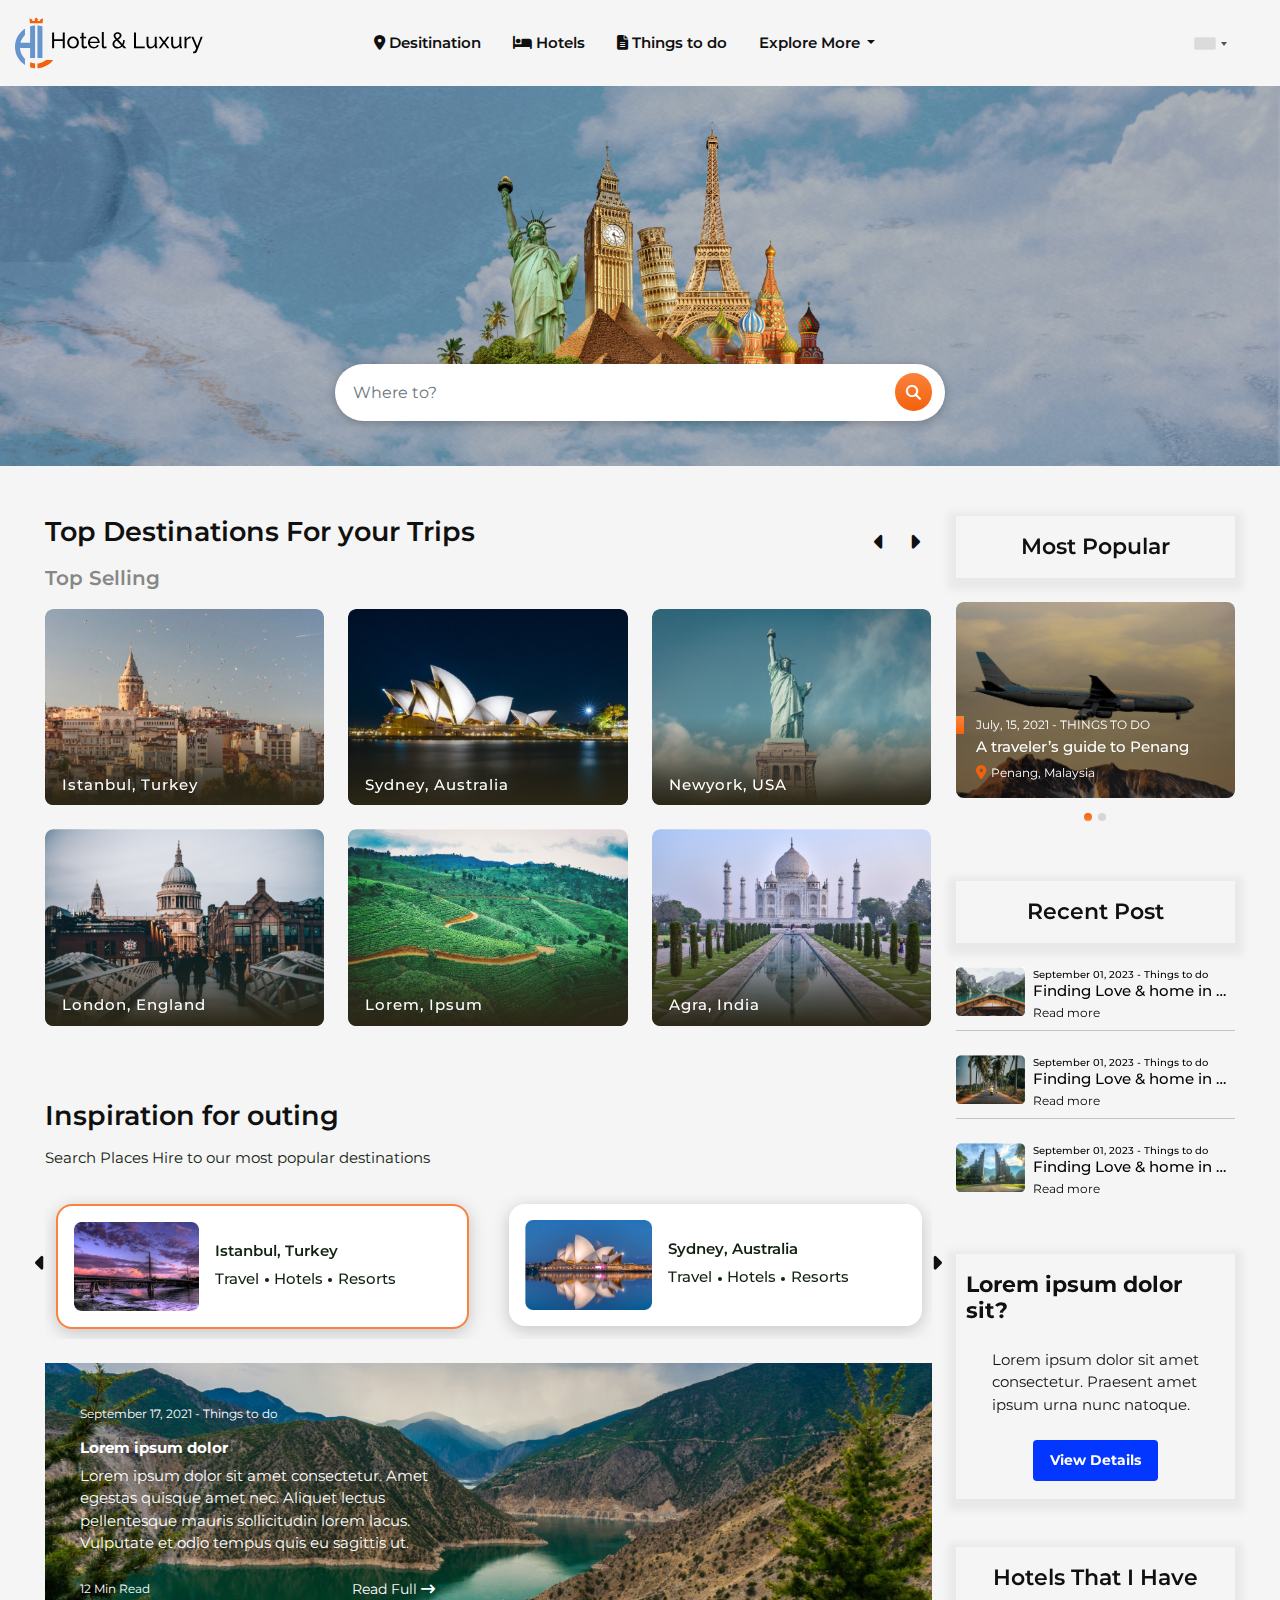
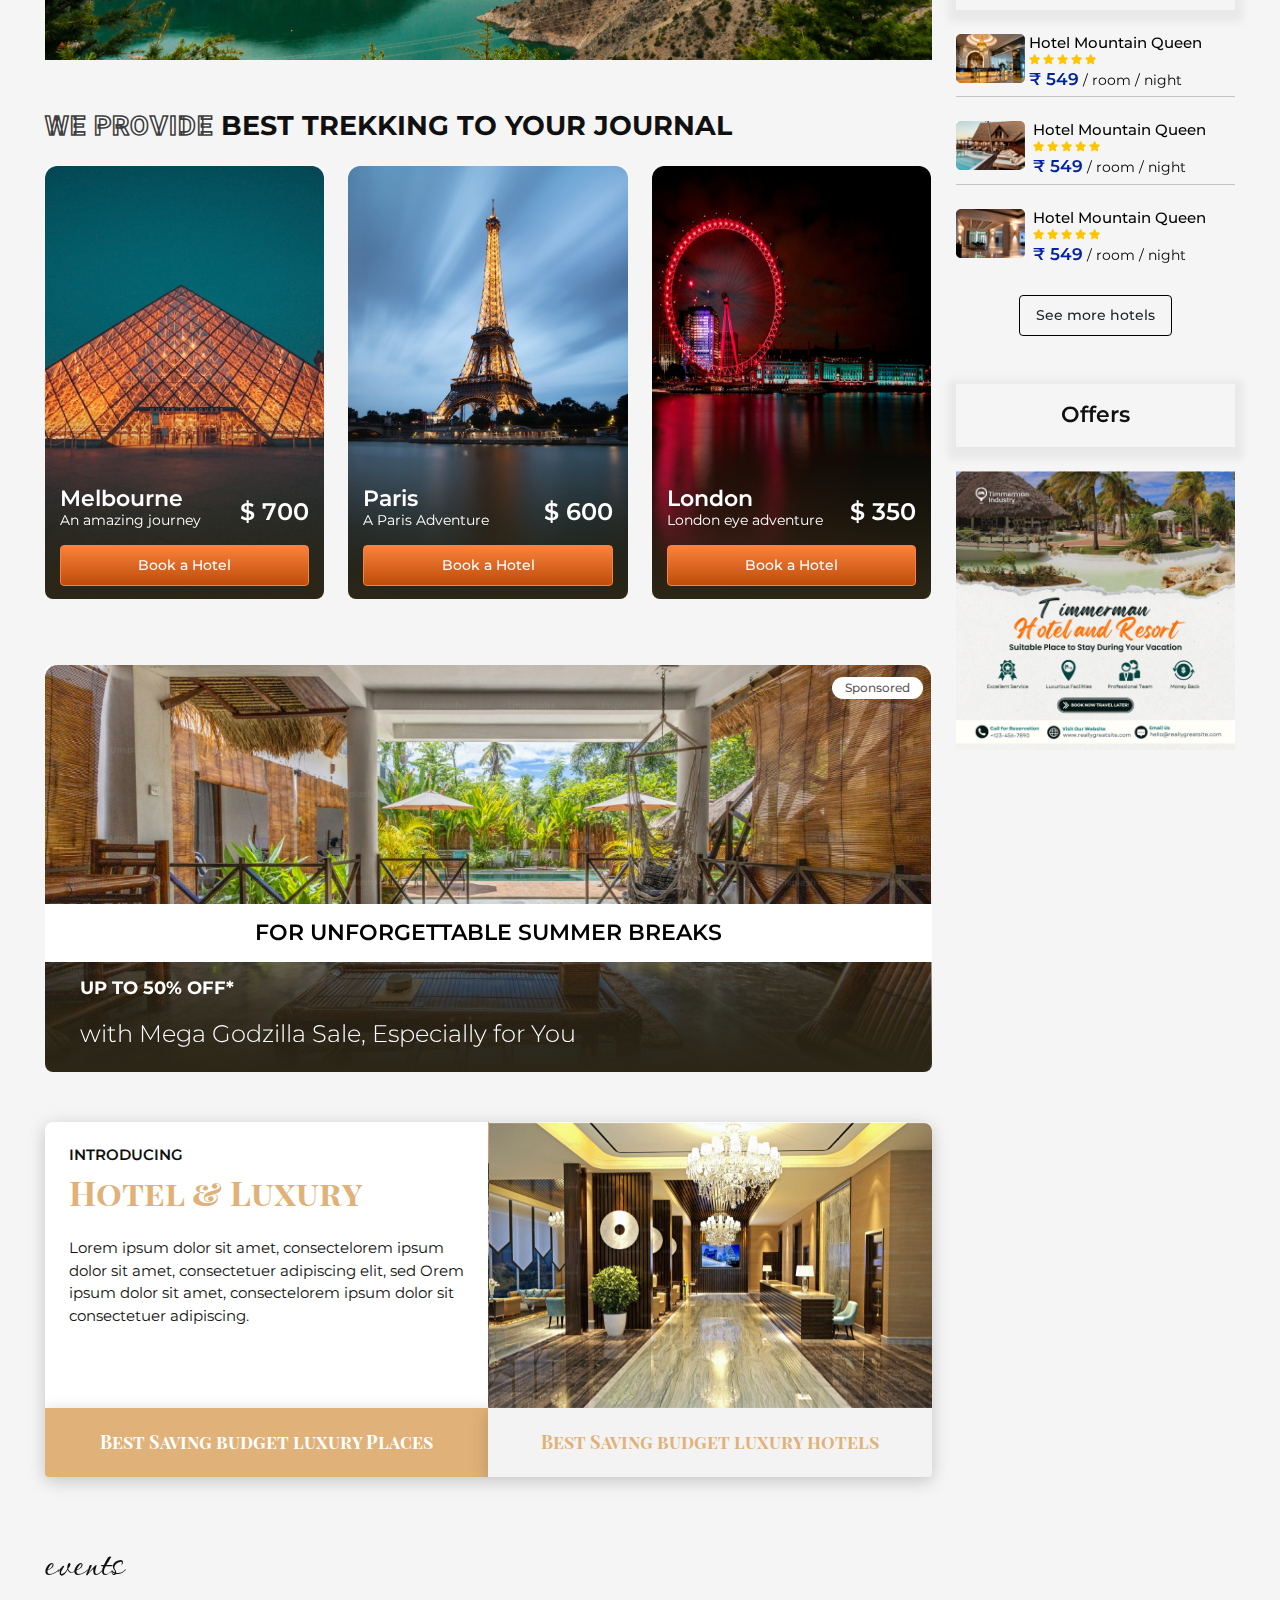
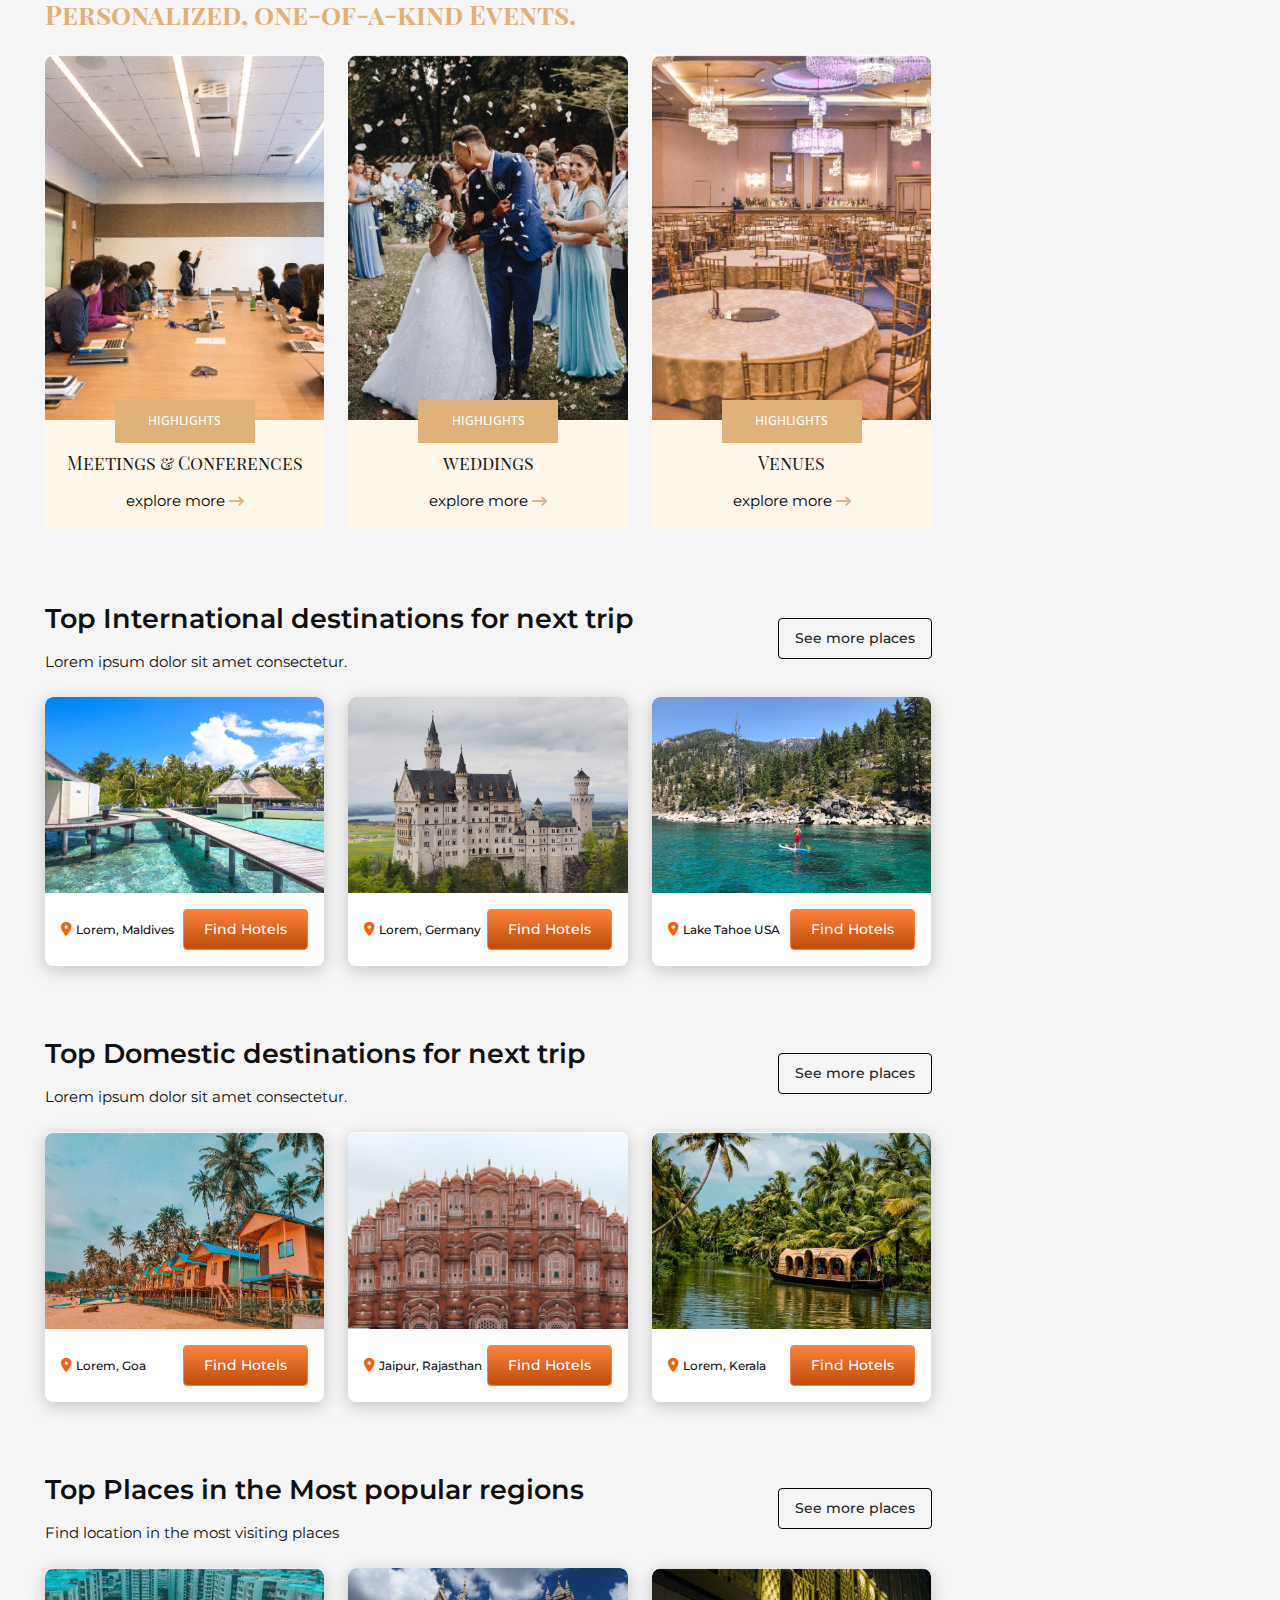
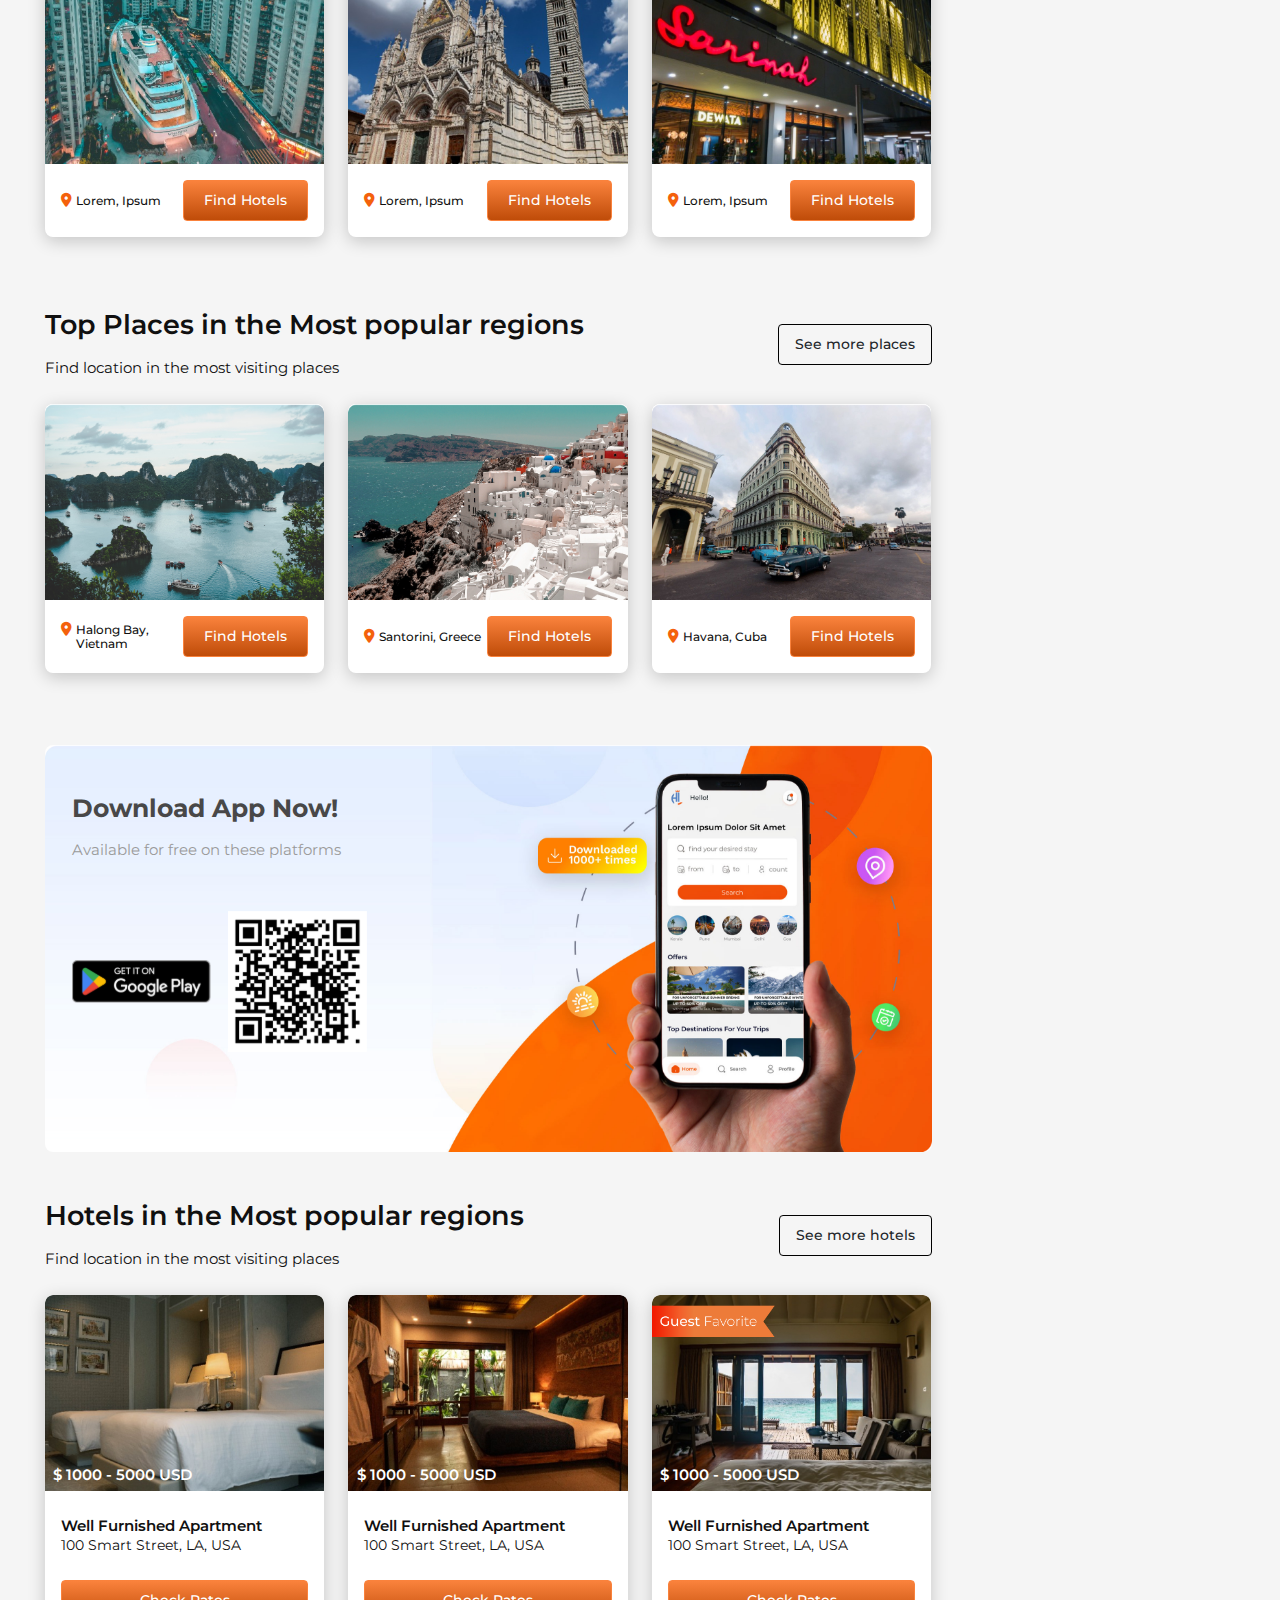
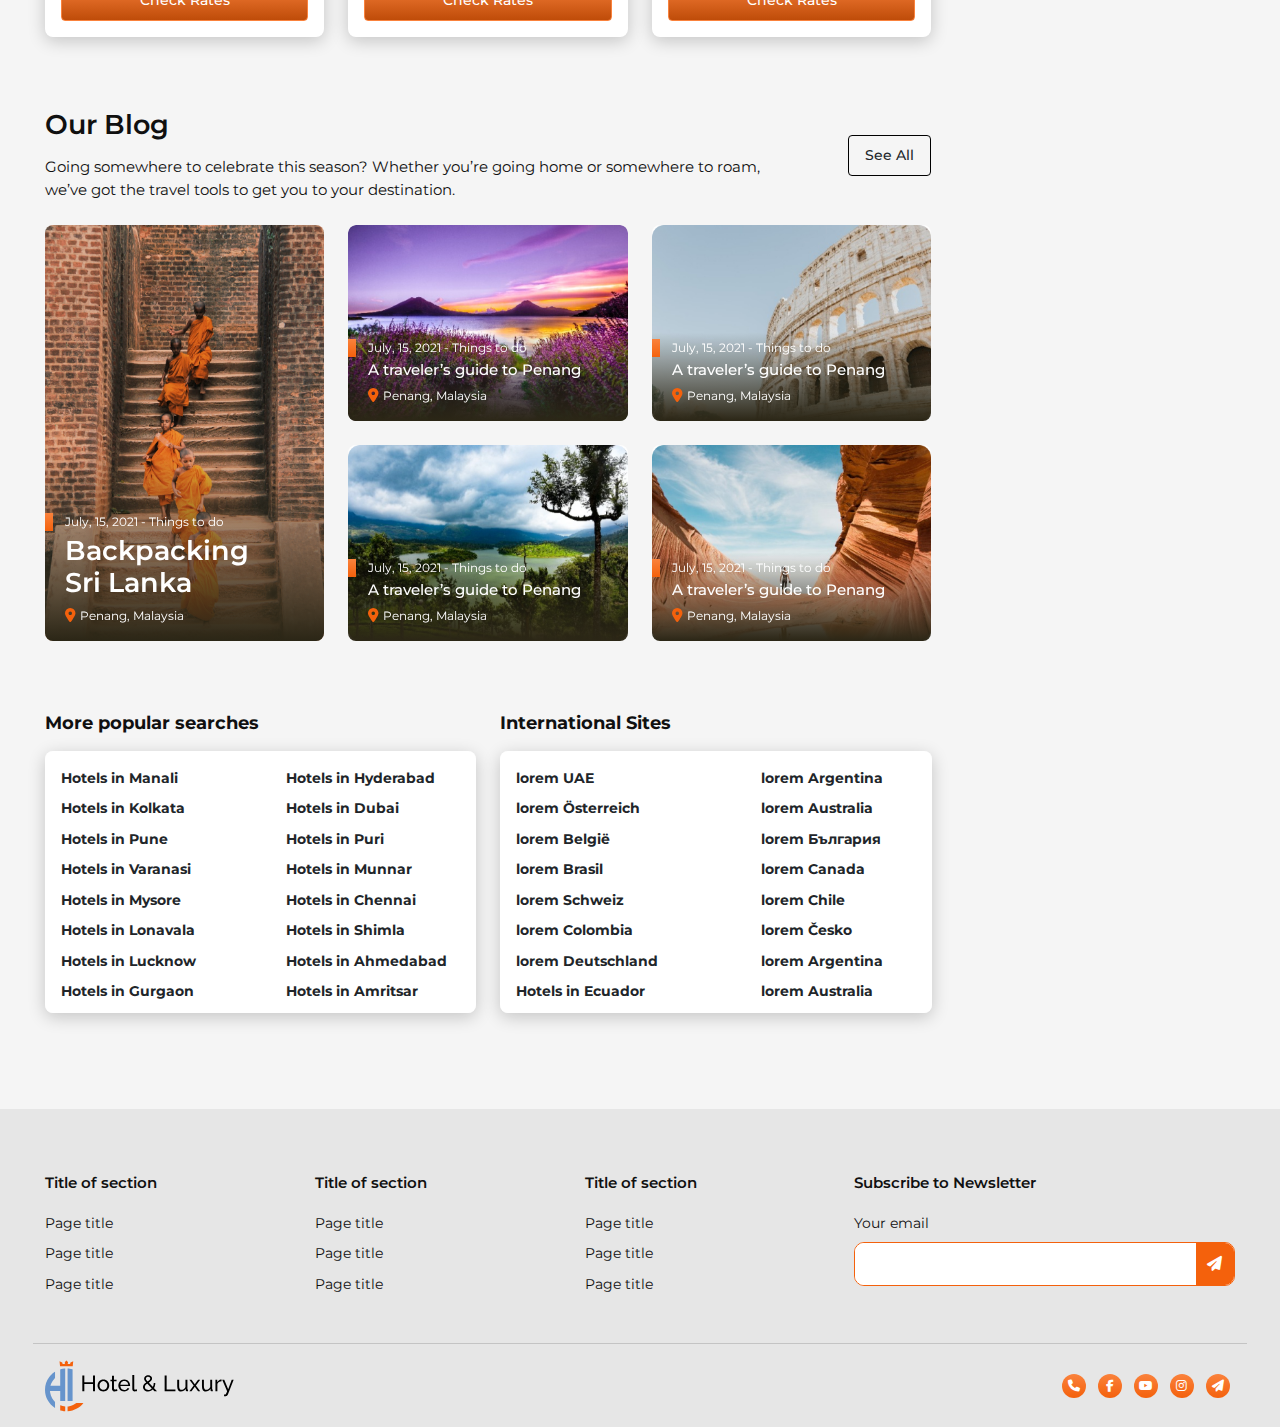
<file: index.html>
<!DOCTYPE html>
<html lang="en">

<head>
    <meta charset="UTF-8">
    <meta name="viewport" content="width=device-width, initial-scale=1.0">
    <title>Hotel & Luxury</title>
    <link rel="stylesheet" href="https://cdnjs.cloudflare.com/ajax/libs/font-awesome/6.1.2/css/all.min.css">
    <link rel="stylesheet" href="./css/bootstrap.min.css">
    <link rel="stylesheet" href="./css/owl.carousel.min.css">
    <link rel="stylesheet" href="./css/owl.theme.default.min.css">
    <link rel="stylesheet" href="./css/countrySelect.css">
    <link rel="stylesheet" href="./scss/style.css">
</head>

<body>

    <header>
        <nav class="navbar navbar-expand-lg navbar-light p-0">
            <div class="navbar-wrap d-flex justify-content-between align-items-center flex-wrap">
                <a class="navbar-brand" href="index.html"><img src="./images/Hotel&Luxury.svg"
                        alt="Hotel & Luxury" class="img-fluid" loading="lazy"></a>
                <button class="navbar-toggler collapsed" type="button" data-bs-toggle="collapse"
                    data-bs-target="#navContent" aria-controls="navContent" aria-expanded="false"
                    aria-label="Toggle navigation">
                    <span class="navbar-toggler-icon"></span>
                </button>
                <div class="collapse navbar-collapse justify-content-between" id="navContent">
                    <ul class="navbar-nav mb-2 mb-lg-0">
                        <li class="nav-item">
                            <a class="nav-link nav-icon" aria-current="page" href="destination.html"><i
                                    class="fa-solid fa-location-dot me-1" aria-hidden="true"></i>Desitination</a>
                        </li>
                        <li class="nav-item">
                            <a class="nav-link nav-icon" href="hotels.html"><i class="fa-solid fa-bed me-1"
                                    aria-hidden="true"></i>Hotels</a>
                        </li>
                        <li class="nav-item">
                            <a class="nav-link nav-icon" href="explore.html"><i
                                    class="fa-solid fa-file-lines me-1" aria-hidden="true"></i>Things to do</a>
                        </li>
                        <li class="nav-item dropdown">
                            <a class="nav-link dropdown-toggle" href="javascript:void(0)" id="navbarDropdown"
                                role="button" data-bs-toggle="dropdown" aria-expanded="false">
                                Explore More
                            </a>
                            <ul class="dropdown-menu" aria-labelledby="navbarDropdown">
                                <li><a class="dropdown-item" href="destination-tab.html">India</a></li>
                                <li><a class="dropdown-item" href="explore-blogs.html">Blogs</a></li>
                                <li><a class="dropdown-item" href="javascript:void(0)">Something else here</a></li>
                            </ul>
                        </li>
                    </ul>
                    <ul class="nav-end d-flex align-items-center mb-0 p-0">
                        <li class="nav-end-list">
                            <div class="country-nav me-2 me-md-4">
                                <input id="country_selector" type="text" onchange="countryChange(this)">
                            </div>
                        </li>
                        <!-- <li class="nav-end-list"><img
                                src="https://ik.imagekit.io/syin0m2gb/man__2__i3ln6TXs17.png?ik-sdk-version=javascript-1.4.3&updatedAt=1673501029262"
                                alt="user" class="img-fluid w40 radius-100" loading="lazy"></li> -->
                    </ul>
                </div>
            </div>
        </nav>
    </header>

    <main>
        <section>
            <div class="hero mb-50">
                <div class="container">
                    <div class="row">
                        <div class="col-md-7">
                            <div class="hero-desc">
                                <img src="./images/7wonders.png" alt="7wonders" class="img-fluid" loading="lazy">
                                <div class="mb-3 hero-desc-searchform d-flex align-items-center">
                                    <input type="email" class="form-control" id="placeSearch"
                                        aria-describedby="placeSearch" placeholder="Where to?">
                                    <a href="javascript:void(0)" class="hero-desc-searchform-icon">
                                        <i class="fa fa-search" aria-hidden="true"></i>
                                    </a>
                                </div>
                            </div>
                        </div>
                    </div>
                </div>
            </div>
        </section>
        <section>
            <div class="container">
                <div class="row mb-4">
                    <div class="col-md-9">
                        <div class="destination mb-50">
                            <h1 class="mb-3">Top Destinations For your Trips</h1>
                            <p class="font-20 font-600 text-grey">Top Selling</p>
                            <div class="destination-carousel arrow-carousel owl-carousel owl-theme">
                                <div class="destination-carousel-slide">
                                    <div class="row">
                                        <div class="col-md-4 mb-4">
                                            <a href="javascript:void(0)"
                                                class="destination-carousel-slide-cta img-shadow">
                                                <img src="./images/Istanbul.jpg" alt="Istanbul" class="img-fluid" loading="lazy">
                                                <h6>Istanbul, Turkey</h6>
                                            </a>
                                        </div>
                                        <div class="col-md-4 mb-4">
                                            <a href="javascript:void(0)"
                                                class="destination-carousel-slide-cta img-shadow">
                                                <img src="./images/Sydney.jpg" alt="Sydney" class="img-fluid" loading="lazy">
                                                <h6>Sydney, Australia</h6>
                                            </a>
                                        </div>
                                        <div class="col-md-4 mb-4">
                                            <a href="javascript:void(0)"
                                                class="destination-carousel-slide-cta img-shadow">
                                                <img src="./images/Newyork.jpg" alt="Newyork" class="img-fluid" loading="lazy">
                                                <h6>Newyork, USA</h6>
                                            </a>
                                        </div>
                                        <div class="col-md-4 mb-4">
                                            <a href="javascript:void(0)"
                                                class="destination-carousel-slide-cta img-shadow">
                                                <img src="./images/london.jpg" alt="london" class="img-fluid" loading="lazy">
                                                <h6>London, England</h6>
                                            </a>
                                        </div>
                                        <div class="col-md-4 mb-4">
                                            <a href="javascript:void(0)"
                                                class="destination-carousel-slide-cta img-shadow">
                                                <img src="./images/lorem.jpg" alt="lorem" class="img-fluid" loading="lazy">
                                                <h6>Lorem, Ipsum</h6>
                                            </a>
                                        </div>
                                        <div class="col-md-4 mb-4">
                                            <a href="javascript:void(0)"
                                                class="destination-carousel-slide-cta img-shadow">
                                                <img src="./images/Agra.jpg" alt="Agra" class="img-fluid" loading="lazy">
                                                <h6>Agra, India</h6>
                                            </a>
                                        </div>
                                    </div>
                                </div>
                                <div class="destination-carousel-slide">
                                    <div class="row">
                                        <div class="col-md-4 mb-4">
                                            <a href="javascript:void(0)"
                                                class="destination-carousel-slide-cta img-shadow">
                                                <img src="./images/Istanbul.jpg" alt="Istanbul" class="img-fluid" loading="lazy">
                                                <h6>Istanbul, Turkey</h6>
                                            </a>
                                        </div>
                                        <div class="col-md-4 mb-4">
                                            <a href="javascript:void(0)"
                                                class="destination-carousel-slide-cta img-shadow">
                                                <img src="./images/Sydney.jpg" alt="Sydney" class="img-fluid" loading="lazy">
                                                <h6>Sydney, Australia</h6>
                                            </a>
                                        </div>
                                        <div class="col-md-4 mb-4">
                                            <a href="javascript:void(0)"
                                                class="destination-carousel-slide-cta img-shadow">
                                                <img src="./images/Newyork.jpg" alt="Newyork" class="img-fluid" loading="lazy">
                                                <h6>Newyork, USA</h6>
                                            </a>
                                        </div>
                                        <div class="col-md-4 mb-4">
                                            <a href="javascript:void(0)"
                                                class="destination-carousel-slide-cta img-shadow">
                                                <img src="./images/london.jpg" alt="london" class="img-fluid" loading="lazy">
                                                <h6>London, England</h6>
                                            </a>
                                        </div>
                                        <div class="col-md-4 mb-4">
                                            <a href="javascript:void(0)"
                                                class="destination-carousel-slide-cta img-shadow">
                                                <img src="./images/lorem.jpg" alt="lorem" class="img-fluid" loading="lazy">
                                                <h6>Lorem, Ipsum</h6>
                                            </a>
                                        </div>
                                        <div class="col-md-4 mb-4">
                                            <a href="javascript:void(0)"
                                                class="destination-carousel-slide-cta img-shadow">
                                                <img src="./images/Agra.jpg" alt="Agra" class="img-fluid" loading="lazy">
                                                <h6>Agra, India</h6>
                                            </a>
                                        </div>
                                    </div>
                                </div>
                            </div>
                        </div>
                        <div class="inspiration mb-50">
                            <h2 class="mb-3">Inspiration for outing</h2>
                            <p class="text-green mb-4">Search Places Hire to our most popular destinations</p>
                            <ul class="nav inspiration-carousel owl-carousel owl-theme mb-4" id="myTab" role="tablist">
                                <li class="nav-item" role="presentation">
                                    <button class="nav-link active" id="tab1-tab" data-bs-toggle="tab"
                                        data-bs-target="#tab1" type="button" role="tab" aria-controls="tab1"
                                        aria-selected="true">
                                        <div class="inspiration-carousel-slide">
                                            <div class="card">
                                                <div class="card-body">
                                                    <div class="row g-0 align-items-center">
                                                        <div class="col-4 mb-3 mb-md-0">
                                                            <img src="./images/instanbul_turkey.jpg"
                                                                alt="instanbul turkey" class="img-fluid" loading="lazy">
                                                        </div>
                                                        <div class="col-8 ps-3">
                                                            <div class="inspiration-carousel-slide-desc">
                                                                <h6 class="text-green font-600">Istanbul, Turkey</h6>
                                                                <p
                                                                    class="text-green font-500 d-flex align-items-center flex-wrap mb-0">
                                                                    Travel <span class="dot">Hotels</span> Resorts</p>
                                                            </div>
                                                        </div>
                                                    </div>
                                                </div>
                                            </div>
                                        </div>
                                    </button>
                                </li>
                                <li class="nav-item" role="presentation">
                                    <button class="nav-link" id="tab2-tab" data-bs-toggle="tab" data-bs-target="#tab2"
                                        type="button" role="tab" aria-controls="tab2" aria-selected="false">
                                        <div class="inspiration-carousel-slide">
                                            <div class="card">
                                                <div class="card-body">
                                                    <div class="row g-0 align-items-center">
                                                        <div class="col-4 mb-3 mb-md-0">
                                                            <img src="./images/sydney_australia.jpg"
                                                                alt="sydney australia" class="img-fluid" loading="lazy">
                                                        </div>
                                                        <div class="col-8 ps-3">
                                                            <div class="inspiration-carousel-slide-desc">
                                                                <h6 class="text-green font-600">Sydney, Australia</h6>
                                                                <p
                                                                    class="text-green font-500 d-flex align-items-center flex-wrap mb-0">
                                                                    Travel <span class="dot">Hotels</span> Resorts</p>
                                                            </div>
                                                        </div>
                                                    </div>
                                                </div>
                                            </div>
                                        </div>
                                    </button>
                                </li>
                                <li class="nav-item" role="presentation">
                                    <button class="nav-link" id="tab3-tab" data-bs-toggle="tab" data-bs-target="#tab3"
                                        type="button" role="tab" aria-controls="tab3" aria-selected="false">
                                        <div class="inspiration-carousel-slide">
                                            <div class="card">
                                                <div class="card-body">
                                                    <div class="row g-0 align-items-center">
                                                        <div class="col-4 mb-3 mb-md-0">
                                                            <img src="./images/london.jpg" alt="instanbul turkey"
                                                                class="img-fluid" loading="lazy">
                                                        </div>
                                                        <div class="col-8 ps-3">
                                                            <div class="inspiration-carousel-slide-desc">
                                                                <h6 class="text-green font-600">Istanbul, Turkey</h6>
                                                                <p
                                                                    class="text-green font-500 d-flex align-items-center flex-wrap mb-0">
                                                                    Travel <span class="dot">Hotels</span> Resorts</p>
                                                            </div>
                                                        </div>
                                                    </div>
                                                </div>
                                            </div>
                                        </div>
                                    </button>
                                </li>
                            </ul>
                            <div class="tab-content" id="inspTab">
                                <div class="tab-pane fade show active" id="tab1" role="tabpanel"
                                    aria-labelledby="tab1-tab">
                                    <div class="inspirationtab1">
                                        <img src="./images/tab_content_img1.jpg" alt="dummy"
                                            class="img-fluid w-100 img-mob" loading="lazy">
                                        <div class="inspirationtab1-desc">
                                            <p class="font-12">September 17, 2021 - Things to do</p>
                                            <h6 class="font-700">Lorem ipsum dolor</h6>
                                            <p class="mb-lg-4">Lorem ipsum dolor sit amet consectetur. Amet egestas
                                                quisque
                                                amet nec. Aliquet lectus pellentesque mauris sollicitudin lorem lacus.
                                                Vulputate et odio tempus quis eu sagittis ut.</p>
                                            <div class="d-flex align-items-center justify-content-between">
                                                <p class="font-12 mb-0">12 Min Read</p>
                                                <a href="javascript:void(0)" class="font-14 readfull">Read Full <i
                                                        class="fa-solid fa-arrow-right-long" aria-hidden="true"></i></a>
                                            </div>
                                        </div>
                                    </div>
                                </div>
                                <div class="tab-pane fade" id="tab2" role="tabpanel" aria-labelledby="tab2-tab">
                                    <h4>tab2</h4>
                                </div>
                                <div class="tab-pane fade" id="tab3" role="tabpanel" aria-labelledby="tab3-tab">
                                    <h4>tab3</h4>
                                </div>
                            </div>
                        </div>
                        <div class="trekking mb-50">
                            <h2 class="text-uppercase font-700 mb-4"><span class="stroke">we provide</span> best
                                trekking to your journal</h2>
                            <div class="row">
                                <div class="col-md-4 mb-3">
                                    <div class="trekking-card img-shadow">
                                        <img src="./images/melbourne.jpg" alt="melbourne" class="img-fluid" loading="lazy">
                                        <div class="trekking-card-desc w-100">
                                            <div class="d-flex align-items-center justify-content-between flex-wrap mb-2">
                                                <h4 class="font-600"><span class="text-ellipses w160 d-block">Melbourne</span> <span class="d-block font-14 font-400">An
                                                        amazing journey</span></h4>
                                                <span class="d-block font-24 font-600 text-nowrap">$ 700</span>
                                            </div>
                                            <a href="javascript:void(0)" class="btn btn-main w-100">Book a Hotel</a>
                                        </div>
                                    </div>
                                </div>
                                <div class="col-md-4 mb-3">
                                    <div class="trekking-card img-shadow">
                                        <img src="./images/paris.jpg" alt="paris" class="img-fluid" loading="lazy">
                                        <div class="trekking-card-desc w-100">
                                            <div class="d-flex align-items-center justify-content-between flex-wrap mb-2">
                                                <h4 class="font-600"><span class="text-ellipses w160 d-block">Paris</span> <span class="d-block font-14 font-400">A
                                                        Paris Adventure</span></h4>
                                                <span class="d-block font-24 font-600 text-nowrap">$ 600</span>
                                            </div>
                                            <a href="javascript:void(0)" class="btn btn-main w-100">Book a Hotel</a>
                                        </div>
                                    </div>
                                </div>
                                <div class="col-md-4 mb-3">
                                    <div class="trekking-card img-shadow">
                                        <img src="./images/london_eye_adventure.jpg" alt="london" class="img-fluid" loading="lazy">
                                        <div class="trekking-card-desc w-100">
                                            <div class="d-flex align-items-center justify-content-between flex-wrap mb-2">
                                                <h4 class="font-600">London <span
                                                        class="d-block font-14 font-400">London eye adventure</span>
                                                </h4>
                                                <span class="d-block font-24 font-600 text-nowrap">$ 350</span>
                                            </div>
                                            <a href="javascript:void(0)" class="btn btn-main w-100">Book a Hotel</a>
                                        </div>
                                    </div>
                                </div>
                            </div>
                        </div>
                        <div class="summer-breaks mb-50">
                            <a href="javascript:void(0)" class="img-shadow">
                                <img src="./images/summer_breaks.jpg" alt="for unforgettable summer breaks"
                                    class="img-fluid img-mob" loading="lazy">
                                <div class="sponsored font-12 font-500">
                                    Sponsored
                                </div>
                                <div class="summer-breaks-desc w-100">
                                    <h4 class="text-center bg-white py-3 font-600 text-uppercase text-black mb-3">For
                                        unforgettable
                                        Summer breaks</h4>
                                    <div class="summer-breaks-desc-offer text-white">
                                        <h5 class="font-700 mb-3 text-uppercase">Up to 50% off*</h5>
                                        <p class="font-24 font-300 mb-0">with Mega Godzilla Sale, Especially for You</p>
                                    </div>
                                </div>
                            </a>
                        </div>
                        <div class="siteintro mb-50">
                            <div class="row">
                                <div class="col-md-12">
                                    <div class="card radius8 rounded-bottom overflow-hidden">
                                        <div class="card-body p-0">
                                            <div class="row g-0">
                                                <div class="col-lg-6">
                                                    <div class="siteintro-left p-4">
                                                        <h6 class="font-600 text-uppercase">Introducing</h6>
                                                        <h2 class="mb-4">Hotel & Luxury</h2>
                                                        <p>Lorem ipsum dolor sit amet, consectelorem ipsum dolor sit
                                                            amet,
                                                            consectetuer adipiscing elit, sed Orem ipsum dolor sit amet,
                                                            consectelorem ipsum dolor sit consectetuer adipiscing.</p>
                                                    </div>
                                                </div>
                                                <div class="col-lg-6">
                                                    <div class="siteintro-right owl-carousel owl-theme">
                                                        <div class="siteintro-right-slide">
                                                            <img src="./images/hotel_intro.jpg" alt="Hotel & Luxury"
                                                                class="img-fluid" loading="lazy">
                                                        </div>
                                                        <div class="siteintro-right-slide">
                                                            <img src="./images/hotel_intro1.jpg" alt="Hotel & Luxury"
                                                                class="img-fluid" loading="lazy">
                                                        </div>
                                                        <div class="siteintro-right-slide">
                                                            <img src="./images/hotel_intro2.jpg" alt="Hotel & Luxury"
                                                                class="img-fluid" loading="lazy">
                                                        </div>
                                                        <div class="siteintro-right-slide">
                                                            <img src="./images/hotel_intro3.jpg" alt="Hotel & Luxury"
                                                                class="img-fluid" loading="lazy">
                                                        </div>
                                                        <div class="siteintro-right-slide">
                                                            <img src="./images/hotel_intro4.jpg" alt="Hotel & Luxury"
                                                                class="img-fluid" loading="lazy">
                                                        </div>
                                                        <div class="siteintro-right-slide">
                                                            <img src="./images/hotel_intro5.jpg" alt="Hotel & Luxury"
                                                                class="img-fluid" loading="lazy">
                                                        </div>
                                                    </div>
                                                </div>
                                            </div>
                                            <div class="row g-0">
                                                <div class="col-md-6">
                                                    <div class="siteintro-btn">
                                                        <a href="javascript:void(0)" class="siteintro-btn-places">Best
                                                            Saving budget luxury Places</a>
                                                    </div>
                                                </div>
                                                <div class="col-md-6">
                                                    <div class="siteintro-btn">
                                                        <a href="javascript:void(0)" class="siteintro-btn-hotels">Best
                                                            Saving budget luxury hotels</a>
                                                    </div>
                                                </div>
                                            </div>
                                        </div>
                                    </div>
                                </div>
                            </div>
                        </div>
                        <div class="events mb-50">
                            <h2 class="mb-0">events</h2>
                            <h2 class="events-subtitle mb-4">Personalized, one-of-a-kind Events.</h2>
                            <div class="row">
                                <div class="col-md-4 mb-4">
                                    <div class="events-wrap position-relative">
                                        <img src="./images/meeting_conferences.jpg" alt="Meetings & Conferences"
                                            class="img-fluid" loading="lazy">
                                        <div class="events-wrap-desc pb-3">
                                            <div class="events-wrap-desc-block">
                                                <h6 class="font-12 mb-0">HIGHLIGHTS</h6>
                                            </div>
                                            <h5 class="mb-3">Meetings & Conferences</h5>
                                            <a href="javascript:void(0)"
                                                class="events-wrap-desc-cta d-flex align-items-center justify-content-center">explore
                                                more <i class="fa-solid fa-arrow-right-long ms-1"
                                                    aria-hidden="true"></i></a>
                                        </div>
                                    </div>
                                </div>
                                <div class="col-md-4 mb-4">
                                    <img src="./images/weddings.jpg" alt="weddings" class="img-fluid" loading="lazy">
                                    <div class="events-wrap-desc pb-3">
                                        <div class="events-wrap-desc-block">
                                            <h6 class="font-12 mb-0">HIGHLIGHTS</h6>
                                        </div>
                                        <h5 class="mb-3">weddings</h5>
                                        <a href="javascript:void(0)"
                                            class="events-wrap-desc-cta d-flex align-items-center justify-content-center">explore
                                            more <i class="fa-solid fa-arrow-right-long ms-1"
                                                aria-hidden="true"></i></a>
                                    </div>
                                </div>
                                <div class="col-md-4 mb-4">
                                    <img src="./images/venues.jpg" alt="venues" class="img-fluid" loading="lazy">
                                    <div class="events-wrap-desc pb-3">
                                        <div class="events-wrap-desc-block">
                                            <h6 class="font-12 mb-0">HIGHLIGHTS</h6>
                                        </div>
                                        <h5 class="mb-3">Venues</h5>
                                        <a href="javascript:void(0)"
                                            class="events-wrap-desc-cta d-flex align-items-center justify-content-center">explore
                                            more <i class="fa-solid fa-arrow-right-long ms-1"
                                                aria-hidden="true"></i></a>
                                    </div>
                                </div>
                            </div>
                        </div>
                        <!-- <div class="vibe">
                            <h2>Pick A Vibe and explore the top destination</h2>
                            <p class="text-green mb-3">quick and easy trip planner</p>
                            <div class="vibe-carousel owl-carousel owl-theme">
                                <img class="item" src="http://placehold.it/320x240?text=yo" loading="lazy">
                                <img class="item" src="http://placehold.it/320x240?text=Slide%201" loading="lazy">
                                <img class="item" src="http://placehold.it/320x240?text=Slide%202" loading="lazy">
                                <img class="item" src="http://placehold.it/320x240?text=Slide%203" loading="lazy">
                                <img class="item" src="http://placehold.it/320x240?text=Slide%204" loading="lazy">
                                <img class="item" src="http://placehold.it/320x240?text=Slide%205" loading="lazy">
                                <img class="item" src="http://placehold.it/320x240?text=Slide%206" loading="lazy">
                                <img class="item" src="http://placehold.it/320x240?text=Slide%207" loading="lazy">
                              </div>
                        </div> -->
                        <div class="interdestination mb-5">
                            <div class="row mb-4">
                                <div class="col-md-9">
                                    <div class="interdestination-desc">
                                        <h2 class="mb-3">Top International destinations for next trip</h2>
                                        <p class="mb-md-0">Lorem ipsum dolor sit amet consectetur.</p>
                                    </div>
                                </div>
                                <div class="col-md-3 d-flex justify-content-md-end align-items-center">
                                    <a href="javascript:void(0)" class="btn btn-outline-black">See more places</a>
                                </div>
                            </div>
                            <div class="interdestination-card">
                                <div class="row">
                                    <div class="col-md-4 mb-4">
                                        <div class="card radius8 overflow-hidden">
                                            <div class="card-body p-0">
                                                <img src="./images/maldives.jpg" alt="maldives" class="img-fluid" loading="lazy">
                                                <div
                                                    class="interdestination-card-desc d-flex justify-content-between align-items-center flex-wrap flex-lg-nowrap p-3">
                                                    <h6 class="d-flex align-items-baseline font-12 mb-lg-0"><i
                                                            class="fa-solid fa-location-dot d-block font-14 me-1 text-orange"
                                                            aria-hidden="true"></i>Lorem,
                                                        Maldives</h6>
                                                    <a href="javascript:void(0)" class="btn btn-main">Find Hotels</a>
                                                </div>
                                            </div>
                                        </div>
                                    </div>
                                    <div class="col-md-4 mb-4">
                                        <div class="card radius8 overflow-hidden">
                                            <div class="card-body p-0">
                                                <img src="./images/germany.jpg" alt="germany" class="img-fluid" loading="lazy">
                                                <div
                                                    class="interdestination-card-desc d-flex justify-content-between align-items-center flex-wrap flex-lg-nowrap p-3">
                                                    <h6 class="d-flex align-items-baseline font-12 mb-lg-0"><i
                                                            class="fa-solid fa-location-dot d-block font-14 me-1 text-orange"
                                                            aria-hidden="true"></i>Lorem,
                                                        Germany</h6>
                                                    <a href="javascript:void(0)" class="btn btn-main">Find Hotels</a>
                                                </div>
                                            </div>
                                        </div>
                                    </div>
                                    <div class="col-md-4 mb-4">
                                        <div class="card radius8 overflow-hidden">
                                            <div class="card-body p-0">
                                                <img src="./images/usa.jpg" alt="usa" class="img-fluid" loading="lazy">
                                                <div
                                                    class="interdestination-card-desc d-flex justify-content-between align-items-center flex-wrap flex-lg-nowrap p-3">
                                                    <h6 class="d-flex align-items-baseline font-12 mb-lg-0"><i
                                                            class="fa-solid fa-location-dot d-block font-14 me-1 text-orange"
                                                            aria-hidden="true"></i>Lake
                                                        Tahoe USA</h6>
                                                    <a href="javascript:void(0)" class="btn btn-main">Find Hotels</a>
                                                </div>
                                            </div>
                                        </div>
                                    </div>
                                </div>
                            </div>
                        </div>
                        <div class="interdestination mb-5">
                            <div class="row mb-4">
                                <div class="col-md-9">
                                    <div class="interdestination-desc">
                                        <h2 class="mb-3">Top Domestic destinations for next trip</h2>
                                        <p class="mb-md-0">Lorem ipsum dolor sit amet consectetur.</p>
                                    </div>
                                </div>
                                <div class="col-md-3 d-flex align-items-center justify-content-md-end">
                                    <a href="javascript:void(0)" class="btn btn-outline-black">See more places</a>
                                </div>
                            </div>
                            <div class="interdestination-card">
                                <div class="row">
                                    <div class="col-md-4 mb-4">
                                        <div class="card radius8 overflow-hidden">
                                            <div class="card-body p-0">
                                                <img src="./images/goa.jpg" alt="goa" class="img-fluid" loading="lazy">
                                                <div
                                                    class="interdestination-card-desc d-flex justify-content-between align-items-center flex-wrap flex-lg-nowrap p-3">
                                                    <h6 class="d-flex align-items-baseline font-12 mb-lg-0"><i
                                                            class="fa-solid fa-location-dot d-block font-14 me-1 text-orange"
                                                            aria-hidden="true"></i>Lorem,
                                                        Goa</h6>
                                                    <a href="javascript:void(0)" class="btn btn-main">Find Hotels</a>
                                                </div>
                                            </div>
                                        </div>
                                    </div>
                                    <div class="col-md-4 mb-4">
                                        <div class="card radius8 overflow-hidden">
                                            <div class="card-body p-0">
                                                <img src="./images/jaipur.jpg" alt="jaipur" class="img-fluid" loading="lazy">
                                                <div
                                                    class="interdestination-card-desc d-flex justify-content-between align-items-center flex-wrap flex-lg-nowrap p-3">
                                                    <h6 class="d-flex align-items-baseline font-12 mb-lg-0"><i
                                                            class="fa-solid fa-location-dot d-block font-14 me-1 text-orange"
                                                            aria-hidden="true"></i>Jaipur,
                                                        Rajasthan</h6>
                                                    <a href="javascript:void(0)" class="btn btn-main">Find Hotels</a>
                                                </div>
                                            </div>
                                        </div>
                                    </div>
                                    <div class="col-md-4 mb-4">
                                        <div class="card radius8 overflow-hidden">
                                            <div class="card-body p-0">
                                                <img src="./images/kerala.jpg" alt="kerala" class="img-fluid" loading="lazy">
                                                <div
                                                    class="interdestination-card-desc d-flex justify-content-between align-items-center flex-wrap flex-lg-nowrap p-3">
                                                    <h6 class="d-flex align-items-baseline font-12 mb-lg-0"><i
                                                            class="fa-solid fa-location-dot d-block font-14 me-1 text-orange"
                                                            aria-hidden="true"></i>Lorem,
                                                        Kerala</h6>
                                                    <a href="javascript:void(0)" class="btn btn-main">Find Hotels</a>
                                                </div>
                                            </div>
                                        </div>
                                    </div>
                                </div>
                            </div>
                        </div>
                        <div class="interdestination mb-5">
                            <div class="row mb-4">
                                <div class="col-md-9">
                                    <div class="interdestination-desc">
                                        <h2 class="mb-3">Top Places in the Most popular regions</h2>
                                        <p class="mb-md-0">Find location in the most visiting places</p>
                                    </div>
                                </div>
                                <div class="col-md-3 d-flex align-items-center justify-content-md-end">
                                    <a href="javascript:void(0)" class="btn btn-outline-black">See more places</a>
                                </div>
                            </div>
                            <div class="interdestination-card">
                                <div class="row">
                                    <div class="col-md-4 mb-4">
                                        <div class="card radius8 overflow-hidden">
                                            <div class="card-body p-0">
                                                <img src="./images/lorem1.jpg" alt="Lorem Ipsum" class="img-fluid" loading="lazy">
                                                <div
                                                    class="interdestination-card-desc d-flex justify-content-between align-items-center flex-wrap flex-lg-nowrap p-3">
                                                    <h6 class="d-flex align-items-baseline font-12 mb-lg-0"><i
                                                            class="fa-solid fa-location-dot d-block font-14 me-1 text-orange"
                                                            aria-hidden="true"></i>Lorem,
                                                        Ipsum</h6>
                                                    <a href="javascript:void(0)" class="btn btn-main">Find Hotels</a>
                                                </div>
                                            </div>
                                        </div>
                                    </div>
                                    <div class="col-md-4 mb-4">
                                        <div class="card radius8 overflow-hidden">
                                            <div class="card-body p-0">
                                                <img src="./images/lorem2.jpg" alt="Lorem Ipsum" class="img-fluid" loading="lazy">
                                                <div
                                                    class="interdestination-card-desc d-flex justify-content-between align-items-center flex-wrap flex-lg-nowrap p-3">
                                                    <h6 class="d-flex align-items-baseline font-12 mb-lg-0"><i
                                                            class="fa-solid fa-location-dot d-block font-14 me-1 text-orange"
                                                            aria-hidden="true"></i>Lorem,
                                                        Ipsum</h6>
                                                    <a href="javascript:void(0)" class="btn btn-main">Find Hotels</a>
                                                </div>
                                            </div>
                                        </div>
                                    </div>
                                    <div class="col-md-4 mb-4">
                                        <div class="card radius8 overflow-hidden">
                                            <div class="card-body p-0">
                                                <img src="./images/lorem3.jpg" alt="Lorem Ipsum" class="img-fluid" loading="lazy">
                                                <div
                                                    class="interdestination-card-desc d-flex justify-content-between align-items-center flex-wrap flex-lg-nowrap p-3">
                                                    <h6 class="d-flex align-items-baseline font-12 mb-lg-0"><i
                                                            class="fa-solid fa-location-dot d-block font-14 me-1 text-orange"
                                                            aria-hidden="true"></i>Lorem,
                                                        Ipsum</h6>
                                                    <a href="javascript:void(0)" class="btn btn-main">Find Hotels</a>
                                                </div>
                                            </div>
                                        </div>
                                    </div>
                                </div>
                            </div>
                        </div>
                        <div class="interdestination mb-5">
                            <div class="row mb-4">
                                <div class="col-md-9">
                                    <div class="interdestination-desc">
                                        <h2 class="mb-3">Top Places in the Most popular regions</h2>
                                        <p class="mb-md-0">Find location in the most visiting places</p>
                                    </div>
                                </div>
                                <div class="col-md-3 d-flex align-items-center justify-content-md-end">
                                    <a href="javascript:void(0)" class="btn btn-outline-black">See more places</a>
                                </div>
                            </div>
                            <div class="interdestination-card">
                                <div class="row">
                                    <div class="col-md-4 mb-4">
                                        <div class="card radius8 overflow-hidden">
                                            <div class="card-body p-0">
                                                <img src="./images/halong_vietnam.jpg" alt="Halong Bay Vietnam"
                                                    class="img-fluid" loading="lazy">
                                                <div
                                                    class="interdestination-card-desc d-flex justify-content-between align-items-center flex-wrap flex-lg-nowrap p-3">
                                                    <h6 class="d-flex align-items-baseline font-12 mb-lg-0"><i
                                                            class="fa-solid fa-location-dot d-block font-14 me-1 text-orange"
                                                            aria-hidden="true"></i>Halong
                                                        Bay, Vietnam</h6>
                                                    <a href="javascript:void(0)" class="btn btn-main">Find Hotels</a>
                                                </div>
                                            </div>
                                        </div>
                                    </div>
                                    <div class="col-md-4 mb-4">
                                        <div class="card radius8 overflow-hidden">
                                            <div class="card-body p-0">
                                                <img src="./images/santorini_greece.jpg" alt="Santorini Greece"
                                                    class="img-fluid" loading="lazy">
                                                <div
                                                    class="interdestination-card-desc d-flex justify-content-between align-items-center flex-wrap flex-lg-nowrap p-3">
                                                    <h6 class="d-flex align-items-baseline font-12 mb-lg-0"><i
                                                            class="fa-solid fa-location-dot d-block font-14 me-1 text-orange"
                                                            aria-hidden="true"></i>Santorini,
                                                        Greece</h6>
                                                    <a href="javascript:void(0)" class="btn btn-main">Find Hotels</a>
                                                </div>
                                            </div>
                                        </div>
                                    </div>
                                    <div class="col-md-4 mb-4">
                                        <div class="card radius8 overflow-hidden">
                                            <div class="card-body p-0">
                                                <img src="./images/havana_cuba.jpg" alt="Havana Cuba" class="img-fluid" loading="lazy">
                                                <div
                                                    class="interdestination-card-desc d-flex justify-content-between align-items-center flex-wrap flex-lg-nowrap p-3">
                                                    <h6 class="d-flex align-items-baseline font-12 mb-lg-0"><i
                                                            class="fa-solid fa-location-dot d-block font-14 me-1 text-orange"
                                                            aria-hidden="true"></i>Havana,
                                                        Cuba</h6>
                                                    <a href="javascript:void(0)" class="btn btn-main">Find Hotels</a>
                                                </div>
                                            </div>
                                        </div>
                                    </div>
                                </div>
                            </div>
                        </div>
                        <div class="downloadapp radius8 overflow-hidden mb-5">
                            <picture>
                                <source media="(min-width:768px)" srcset="./images/download_app.jpg">
                                <source media="(max-width:767px)" srcset="./images/download_app_mob.jpg">
                                <img src="./images/download_app.jpg" alt="download app now" class="img-fluid img-mob w-100" loading="lazy">
                            </picture>
                            <div class="downloadapp-desc">
                                <h3 class="mb-3">Download App <span class="d-block d-md-inline">Now!</span></h3>
                                <p class="mb-3 mb-lg-5">Available for free on <span class="d-block d-md-inline">these platforms</span></p>
                                <!-- <div class="downloadapp-desc-form input-group mb-2 md-lg-5">
                                    <div class="country-mob d-flex">
                                        <input id="country_selector-mobno" type="text" onchange="countryChange(this)">
                                    </div>
                                    <input type="text" class="form-control" placeholder="Enter Mobile Number"
                                        aria-label="Enter Mobile Number" aria-describedby="btnMain">
                                    <a href="javascript:void(0)" class="btn btn-main" id="btnMain">Get APP Link</a>
                                </div> -->
                                <ul class="downloadapp-desc-link p-0">
                                    <li class="me-3"><a href="javascript:void(0)"><img src="./images/google_play.svg" alt="google play" class="img-fluid" loading="lazy"></a></li>
                                    <li class=""><a href="javascript:void(0)"><img src="./images/app_qr.svg" alt="app qr code" class="img-fluid" loading="lazy"></a></li>
                                </ul>
                            </div>
                        </div>
                        <div class="popular-region mb-5">
                            <div class="row mb-4">
                                <div class="col-md-9">
                                    <div class="popular-region-desc">
                                        <h2 class="mb-3">Hotels in the Most popular regions</h2>
                                        <p class="mb-md-0">Find location in the most visiting places</p>
                                    </div>
                                </div>
                                <div class="col-md-3 d-flex align-items-center justify-content-md-end">
                                    <a href="javascript:void(0)" class="btn btn-outline-black">See more hotels</a>
                                </div>
                            </div>
                            <div class="popular-region-card">
                                <div class="row">
                                    <div class="col-md-4 mb-4">
                                        <div class="card radius8 overflow-hidden">
                                            <div class="card-body p-0">
                                                <img src="./images/popularhotels1.jpg" alt="100 Smart Street, LA, USA"
                                                    class="img-fluid" loading="lazy">
                                                <div class="popular-region-card-action">
                                                    <!-- <i class="fa fa-heart" aria-hidden="true"></i> -->
                                                    <h6 class="popular-region-card-action-price font-600">$ 1000 - 5000
                                                        USD</h6>
                                                </div>
                                                <div class="popular-region-card-desc p-3 pt-0">
                                                    <h6 class="font-600 mb-0">Well Furnished Apartment</h6>
                                                    <p class="font-14 mb-4">100 Smart Street, LA, USA</p>
                                                    <a href="javascript:void(0)" class="btn btn-main w-100">Check
                                                        Rates</a>
                                                </div>
                                            </div>
                                        </div>
                                    </div>
                                    <div class="col-md-4 mb-4">
                                        <div class="card radius8 overflow-hidden">
                                            <div class="card-body p-0">
                                                <img src="./images/popularhotels2.jpg" alt="100 Smart Street, LA, USA"
                                                    class="img-fluid" loading="lazy">
                                                <div class="popular-region-card-action">
                                                    <h6 class="popular-region-card-action-price font-600">$ 1000 - 5000
                                                        USD</h6>
                                                </div>
                                                <div class="popular-region-card-desc p-3 pt-0">
                                                    <h6 class="font-600 mb-0">Well Furnished Apartment</h6>
                                                    <p class="font-14 mb-4">100 Smart Street, LA, USA</p>
                                                    <a href="javascript:void(0)" class="btn btn-main w-100">Check
                                                        Rates</a>
                                                </div>
                                            </div>
                                        </div>
                                    </div>
                                    <div class="col-md-4 mb-4">
                                        <div class="card radius8 overflow-hidden">
                                            <div class="card-body p-0">
                                                <img src="./images/popularhotels3.jpg" alt="100 Smart Street, LA, USA"
                                                    class="img-fluid" loading="lazy">
                                                <div class="popular-region-card-action">
                                                    <!-- <i class="fa fa-heart" aria-hidden="true"></i> -->
                                                    <img src="./images/guest_fav.png" alt="guest favourite"
                                                        class="img-fluid popular-region-card-action-guestfav" loading="lazy">
                                                    <!-- <h6 class="popular-region-card-action-guestfav font-300">Guest Favorite</h6> -->
                                                    <h6 class="popular-region-card-action-price font-600">$ 1000 - 5000
                                                        USD</h6>
                                                </div>
                                                <div class="popular-region-card-desc p-3 pt-0">
                                                    <h6 class="font-600 mb-0">Well Furnished Apartment</h6>
                                                    <p class="font-14 mb-4">100 Smart Street, LA, USA</p>
                                                    <a href="javascript:void(0)" class="btn btn-main w-100">Check
                                                        Rates</a>
                                                </div>
                                            </div>
                                        </div>
                                    </div>
                                </div>
                            </div>
                        </div>
                        <div class="our-blog mb-4 mb-md-5">
                            <div class="row mb-4">
                                <div class="col-md-10">
                                    <div class="our-blog-title">
                                        <h2 class="mb-3">Our Blog</h2>
                                        <p class="mb-md-0">Going somewhere to celebrate this season? Whether you’re
                                            going
                                            home or somewhere to roam, we’ve got the travel tools to get you to your
                                            destination.</p>
                                    </div>
                                </div>
                                <div class="col-md-2 d-flex justify-content-md-end align-items-center">
                                    <a href="javascript:void(0)" class="btn btn-outline-black">See All</a>
                                </div>
                            </div>
                            <div class="row">
                                <div class="col-md-4 mb-4">
                                    <a href="javascript:void(0)" class="our-blog-left img-shadow">
                                        <img src="./images/OurBlog.jpg" alt="sri lanka" class="img-fluid" loading="lazy">
                                        <div class="our-blog-left-wrap our-blog-desc text-white">
                                            <p class="left-bdr mb-1 font-12">July, 15, 2021 - Things to do</p>
                                            <h2>Backpacking <span class="d-md-block">Sri Lanka</span></h2>
                                            <p class="d-flex align-items-baseline font-12"><i
                                                    class="fa-solid fa-location-dot d-block font-14 me-1 text-orange"
                                                    aria-hidden="true"></i>Penang,
                                                Malaysia </p>
                                        </div>
                                        <div class="our-blog-left-wrap our-blog-hover text-white">
                                            <h2 class="mb-3">Backpacking <span class="d-block">Sri Lanka</span></h2>
                                            <p class="mb-4">Lorem ipsum dolor sit amet consectetur. Eget diam lacus
                                                vitae fringilla facilisi hendrerit. Dignissim ut feugiat tempus enim
                                                tempus integer. Vestibulum adipiscing sit ornare mauris imperdiet proin.
                                            </p>
                                            <p class="d-flex justify-content-between mb-3 font-12"><span
                                                    class="font-600">By Grace Geller</span> <span>July 30. 2023</span>
                                            </p>
                                            <span class="btn btn-white w-100">Read More</span>
                                        </div>
                                    </a>
                                </div>
                                <div class="col-md-8">
                                    <div class="row">
                                        <div class="col-md-6 mb-4">
                                            <a href="javascript:void(0)"
                                                class="our-blog-right position-relative img-shadow">
                                                <img src="./images/guide1.jpg" alt="guide1" class="img-fluid" loading="lazy">
                                                <div class="our-blog-right-wrap our-blog-desc text-white">
                                                    <p class="left-bdr mb-1 font-12">July, 15, 2021 - Things to do
                                                    </p>
                                                    <h6>A traveler’s guide to Penang</h6>
                                                    <p class="d-flex align-items-baseline font-12"><i
                                                            class="fa-solid fa-location-dot d-block font-14 me-1 text-orange"
                                                            aria-hidden="true"></i>Penang,
                                                        Malaysia</p>
                                                </div>
                                                <div class="our-blog-right-wrap our-blog-hover text-white">
                                                    <h6 class="mb-3">A traveler’s guide to Penang</h6>
                                                    <p class="d-flex justify-content-between mb-3 font-12"><span
                                                            class="font-600">By Grace Geller</span><span>July 30.
                                                            2023</span></p>
                                                    <span class="btn btn-white w-100">Read More</span>
                                                </div>
                                            </a>
                                        </div>
                                        <div class="col-md-6 mb-4">
                                            <a href="javascript:void(0)"
                                                class="our-blog-right position-relative img-shadow">
                                                <img src="./images/guide2.jpg" alt="guide2" class="img-fluid" loading="lazy">
                                                <div class="our-blog-right-wrap our-blog-desc text-white">
                                                    <p class="left-bdr mb-1 font-12">July, 15, 2021 - Things to do
                                                    </p>
                                                    <h6>A traveler’s guide to Penang</h6>
                                                    <p class="d-flex align-items-baseline font-12"><i
                                                            class="fa-solid fa-location-dot d-block font-14 me-1 text-orange"
                                                            aria-hidden="true"></i>Penang,
                                                        Malaysia</p>
                                                </div>
                                                <div class="our-blog-right-wrap our-blog-hover text-white">
                                                    <h6 class="mb-3">A traveler’s guide to Penang</h6>
                                                    <p class="d-flex justify-content-between mb-3 font-12"><span
                                                            class="font-600">By Grace Geller</span><span>July 30.
                                                            2023</span></p>
                                                    <span class="btn btn-white w-100">Read More</span>
                                                </div>
                                            </a>
                                        </div>
                                        <div class="col-md-6 mb-4">
                                            <a href="javascript:void(0)"
                                                class="our-blog-right position-relative img-shadow">
                                                <img src="./images/guide3.jpg" alt="guide3" class="img-fluid" loading="lazy">
                                                <div class="our-blog-right-wrap our-blog-desc text-white">
                                                    <p class="left-bdr mb-1 font-12">July, 15, 2021 - Things to do
                                                    </p>
                                                    <h6>A traveler’s guide to Penang</h6>
                                                    <p class="d-flex align-items-baseline font-12"><i
                                                            class="fa-solid fa-location-dot d-block font-14 me-1 text-orange"
                                                            aria-hidden="true"></i>Penang,
                                                        Malaysia</p>
                                                </div>
                                                <div class="our-blog-right-wrap our-blog-hover text-white">
                                                    <h6 class="mb-3">A traveler’s guide to Penang</h6>
                                                    <p class="d-flex justify-content-between mb-3 font-12"><span
                                                            class="font-600">By Grace Geller</span><span>July 30.
                                                            2023</span></p>
                                                    <span class="btn btn-white w-100">Read More</span>
                                                </div>
                                            </a>
                                        </div>
                                        <div class="col-md-6 mb-4">
                                            <a href="javascript:void(0)"
                                                class="our-blog-right position-relative img-shadow">
                                                <img src="./images/guide4.jpg" alt="guide4" class="img-fluid" loading="lazy">
                                                <div class="our-blog-right-wrap our-blog-desc text-white">
                                                    <p class="left-bdr mb-1 font-12">July, 15, 2021 - Things to do
                                                    </p>
                                                    <h6>A traveler’s guide to Penang</h6>
                                                    <p class="d-flex align-items-baseline font-12"><i
                                                            class="fa-solid fa-location-dot d-block font-14 me-1 text-orange"
                                                            aria-hidden="true"></i>Penang,
                                                        Malaysia</p>
                                                </div>
                                                <div class="our-blog-right-wrap our-blog-hover text-white">
                                                    <h6 class="mb-3">A traveler’s guide to Penang</h6>
                                                    <p class="d-flex justify-content-between mb-3 font-12"><span
                                                            class="font-600">By Grace Geller</span><span>July 30.
                                                            2023</span></p>
                                                    <span class="btn btn-white w-100">Read More</span>
                                                </div>
                                            </a>
                                        </div>
                                    </div>
                                </div>
                            </div>
                        </div>
                        <div class="popular-searches mb-5">
                            <div class="row">
                                <div class="col-md-6 mb-4">
                                    <h5 class="mb-3 font-700">More popular searches</h5>
                                    <div class="card radius8">
                                        <div class="card-body pb-0">
                                            <div class="row">
                                                <div class="col-6">
                                                    <ul class="p-0 mb-0">
                                                        <li class="mb-2">
                                                            <a href="javascript:void(0)"
                                                                class="font-14 font-700 text-dark">
                                                                Hotels in Manali
                                                            </a>
                                                        </li>
                                                        <li class="mb-2">
                                                            <a href="javascript:void(0)"
                                                                class="font-14 font-700 text-dark">
                                                                Hotels in Kolkata
                                                            </a>
                                                        </li>
                                                        <li class="mb-2">
                                                            <a href="javascript:void(0)"
                                                                class="font-14 font-700 text-dark">
                                                                Hotels in Pune
                                                            </a>
                                                        </li>
                                                        <li class="mb-2">
                                                            <a href="javascript:void(0)"
                                                                class="font-14 font-700 text-dark">
                                                                Hotels in Varanasi
                                                            </a>
                                                        </li>
                                                        <li class="mb-2">
                                                            <a href="javascript:void(0)"
                                                                class="font-14 font-700 text-dark">
                                                                Hotels in Mysore
                                                            </a>
                                                        </li>
                                                        <li class="mb-2">
                                                            <a href="javascript:void(0)"
                                                                class="font-14 font-700 text-dark">
                                                                Hotels in Lonavala
                                                            </a>
                                                        </li>
                                                        <li class="mb-2">
                                                            <a href="javascript:void(0)"
                                                                class="font-14 font-700 text-dark">
                                                                Hotels in Lucknow
                                                            </a>
                                                        </li>
                                                        <li class="mb-2">
                                                            <a href="javascript:void(0)"
                                                                class="font-14 font-700 text-dark">
                                                                Hotels in Gurgaon
                                                            </a>
                                                        </li>
                                                        <li class="mb-2">
                                                            <a href="javascript:void(0)"
                                                                class="font-14 font-700 text-dark">
                                                                Hotels in Manali
                                                            </a>
                                                        </li>
                                                        <li class="mb-2">
                                                            <a href="javascript:void(0)"
                                                                class="font-14 font-700 text-dark">
                                                                Hotels in Kolkata
                                                            </a>
                                                        </li>
                                                        <li class="mb-2">
                                                            <a href="javascript:void(0)"
                                                                class="font-14 font-700 text-dark">
                                                                Hotels in Pune
                                                            </a>
                                                        </li>
                                                        <li class="mb-2">
                                                            <a href="javascript:void(0)"
                                                                class="font-14 font-700 text-dark">
                                                                Hotels in Varanasi
                                                            </a>
                                                        </li>
                                                    </ul>
                                                </div>
                                                <div class="col-6 d-flex justify-content-center">
                                                    <ul class="p-0 mb-0">
                                                        <li class="mb-2">
                                                            <a href="javascript:void(0)"
                                                                class="font-14 font-700 text-dark">
                                                                Hotels in Hyderabad
                                                            </a>
                                                        </li>
                                                        <li class="mb-2">
                                                            <a href="javascript:void(0)"
                                                                class="font-14 font-700 text-dark">
                                                                Hotels in Dubai
                                                            </a>
                                                        </li>
                                                        <li class="mb-2">
                                                            <a href="javascript:void(0)"
                                                                class="font-14 font-700 text-dark">
                                                                Hotels in Puri
                                                            </a>
                                                        </li>
                                                        <li class="mb-2">
                                                            <a href="javascript:void(0)"
                                                                class="font-14 font-700 text-dark">
                                                                Hotels in Munnar
                                                            </a>
                                                        </li>
                                                        <li class="mb-2">
                                                            <a href="javascript:void(0)"
                                                                class="font-14 font-700 text-dark">
                                                                Hotels in Chennai
                                                            </a>
                                                        </li>
                                                        <li class="mb-2">
                                                            <a href="javascript:void(0)"
                                                                class="font-14 font-700 text-dark">
                                                                Hotels in Shimla
                                                            </a>
                                                        </li>
                                                        <li class="mb-2">
                                                            <a href="javascript:void(0)"
                                                                class="font-14 font-700 text-dark">
                                                                Hotels in Ahmedabad
                                                            </a>
                                                        </li>
                                                        <li class="mb-2">
                                                            <a href="javascript:void(0)"
                                                                class="font-14 font-700 text-dark">
                                                                Hotels in Amritsar
                                                            </a>
                                                        </li>
                                                        <li class="mb-2">
                                                            <a href="javascript:void(0)"
                                                                class="font-14 font-700 text-dark">
                                                                Hotels in Hyderabad
                                                            </a>
                                                        </li>
                                                        <li class="mb-2">
                                                            <a href="javascript:void(0)"
                                                                class="font-14 font-700 text-dark">
                                                                Hotels in Dubai
                                                            </a>
                                                        </li>
                                                        <li class="mb-2">
                                                            <a href="javascript:void(0)"
                                                                class="font-14 font-700 text-dark">
                                                                Hotels in Puri
                                                            </a>
                                                        </li>
                                                    </ul>
                                                </div>
                                            </div>
                                        </div>
                                    </div>
                                </div>
                                <div class="col-md-6 mb-4">
                                    <h5 class="mb-3 font-700">International Sites</h5>
                                    <div class="card radius8">
                                        <div class="card-body pb-0">
                                            <div class="row">
                                                <div class="col-6">
                                                    <ul class="p-0 mb-0">
                                                        <li class="mb-2">
                                                            <a href="javascript:void(0)"
                                                                class="font-14 font-700 text-dark">
                                                                lorem UAE
                                                            </a>
                                                        </li>
                                                        <li class="mb-2">
                                                            <a href="javascript:void(0)"
                                                                class="font-14 font-700 text-dark">
                                                                lorem Österreich
                                                            </a>
                                                        </li>
                                                        <li class="mb-2">
                                                            <a href="javascript:void(0)"
                                                                class="font-14 font-700 text-dark">
                                                                lorem België
                                                            </a>
                                                        </li>
                                                        <li class="mb-2">
                                                            <a href="javascript:void(0)"
                                                                class="font-14 font-700 text-dark">
                                                                lorem Brasil
                                                            </a>
                                                        </li>
                                                        <li class="mb-2">
                                                            <a href="javascript:void(0)"
                                                                class="font-14 font-700 text-dark">
                                                                lorem Schweiz
                                                            </a>
                                                        </li>
                                                        <li class="mb-2">
                                                            <a href="javascript:void(0)"
                                                                class="font-14 font-700 text-dark">
                                                                lorem Colombia
                                                            </a>
                                                        </li>
                                                        <li class="mb-2">
                                                            <a href="javascript:void(0)"
                                                                class="font-14 font-700 text-dark">
                                                                lorem Deutschland
                                                            </a>
                                                        </li>
                                                        <li class="mb-2">
                                                            <a href="javascript:void(0)"
                                                                class="font-14 font-700 text-dark">
                                                                Hotels in Ecuador
                                                            </a>
                                                        </li>
                                                        <li class="mb-2">
                                                            <a href="javascript:void(0)"
                                                                class="font-14 font-700 text-dark">
                                                                lorem UAE
                                                            </a>
                                                        </li>
                                                        <li class="mb-2">
                                                            <a href="javascript:void(0)"
                                                                class="font-14 font-700 text-dark">
                                                                lorem Österreich
                                                            </a>
                                                        </li>
                                                        <li class="mb-2">
                                                            <a href="javascript:void(0)"
                                                                class="font-14 font-700 text-dark">
                                                                lorem België
                                                            </a>
                                                        </li>
                                                    </ul>
                                                </div>
                                                <div class="col-6 d-flex justify-content-center">
                                                    <ul class="p-0 mb-0">
                                                        <li class="mb-2">
                                                            <a href="javascript:void(0)"
                                                                class="font-14 font-700 text-dark">
                                                                lorem Argentina
                                                            </a>
                                                        </li>
                                                        <li class="mb-2">
                                                            <a href="javascript:void(0)"
                                                                class="font-14 font-700 text-dark">
                                                                lorem Australia
                                                            </a>
                                                        </li>
                                                        <li class="mb-2">
                                                            <a href="javascript:void(0)"
                                                                class="font-14 font-700 text-dark">
                                                                lorem България
                                                            </a>
                                                        </li>
                                                        <li class="mb-2">
                                                            <a href="javascript:void(0)"
                                                                class="font-14 font-700 text-dark">
                                                                lorem Canada
                                                            </a>
                                                        </li>
                                                        <li class="mb-2">
                                                            <a href="javascript:void(0)"
                                                                class="font-14 font-700 text-dark">
                                                                lorem Chile
                                                            </a>
                                                        </li>
                                                        <li class="mb-2">
                                                            <a href="javascript:void(0)"
                                                                class="font-14 font-700 text-dark">
                                                                lorem Česko
                                                            </a>
                                                        </li>
                                                        <li class="mb-2">
                                                            <a href="javascript:void(0)"
                                                                class="font-14 font-700 text-dark">
                                                                lorem Argentina
                                                            </a>
                                                        </li>
                                                        <li class="mb-2">
                                                            <a href="javascript:void(0)"
                                                                class="font-14 font-700 text-dark">
                                                                lorem Australia
                                                            </a>
                                                        </li>
                                                        <li class="mb-2">
                                                            <a href="javascript:void(0)"
                                                                class="font-14 font-700 text-dark">
                                                                lorem България
                                                            </a>
                                                        </li>
                                                    </ul>
                                                </div>
                                            </div>
                                        </div>
                                    </div>
                                </div>
                            </div>
                        </div>
                    </div>
                    <div class="col-md-3">
                        <div class="position-sticky sticky">
                            <div class="most-popular mb-50">
                                <h4 class="shadow-card font-600 mb-4">Most Popular</h4>
                                <div class="most-popular-carousel owl-carousel owl-theme">
                                    <a href="javascript:void(0)" class="most-popular-desc d-block">
                                        <img src="./images/most_popular.jpg" alt="most popular" class="img-fluid" loading="lazy">
                                        <div class="most-popular-desc-block text-white">
                                            <p class="left-bdr mb-1 font-12">July, 15, 2021 - <span
                                                    class="text-uppercase">Things to do</span></p>
                                            <h6>A traveler’s guide to Penang</h6>
                                            <p class="d-flex align-items-baseline font-12"><i
                                                    class="fa-solid fa-location-dot d-block font-14 me-1 text-orange"
                                                    aria-hidden="true"></i>Penang,
                                                Malaysia</p>
                                        </div>
                                    </a>
                                    <a href="javascript:void(0)" class="most-popular-desc d-block">
                                        <img src="./images/most_popular.jpg" alt="most popular" class="img-fluid" loading="lazy">
                                        <div class="most-popular-desc-block text-white">
                                            <p class="left-bdr mb-1 font-12">July, 15, 2021 - <span
                                                    class="text-uppercase">Things to do</span></p>
                                            <h6>A traveler’s guide to Penang</h6>
                                            <p class="d-flex align-items-baseline font-12"><i
                                                    class="fa-solid fa-location-dot d-block font-14 me-1 text-orange"
                                                    aria-hidden="true"></i>Penang,
                                                Malaysia</p>
                                        </div>
                                    </a>
                                </div>
                            </div>
                            <div class="recentpost mb-5">
                                <h4 class="shadow-card font-600 mb-4">Recent Post</h4>
                                <div class="recentpost-cards mb-5">
                                    <a href="javascript:void(0)" class="d-block text-black borderbottom-1x mb-4">
                                        <div class="row g-0">
                                            <div class="col-md-3">
                                                <img src="./images/georgia1.jpg" alt="georgia"
                                                    class="img-fluid w-100 mb-2" loading="lazy">
                                            </div>
                                            <div class="col-md-9 ps-2">
                                                <p class="font-10 font-500 mb-0">September 01, 2023 - <span
                                                        class="">Things to do</span></p>
                                                <h6 class="text-ellipses font-500 mb-1">Finding Love & home in Tbilisi,
                                                    Georgia</h6>
                                                <p class="font-12 mb-2">Read more</p>
                                            </div>
                                        </div>
                                    </a>
                                    <a href="javascript:void(0)" class="d-block text-black borderbottom-1x mb-4">
                                        <div class="row g-0">
                                            <div class="col-md-3">
                                                <img src="./images/georgia2.jpg" alt="georgia"
                                                    class="img-fluid w-100 mb-2" loading="lazy">
                                            </div>
                                            <div class="col-md-9 ps-2">
                                                <p class="font-10 font-500 mb-0">September 01, 2023 - <span
                                                        class="">Things to do</span></p>
                                                <h6 class="text-ellipses font-500 mb-1">Finding Love & home in Tbilisi,
                                                    Georgia</h6>
                                                <p class="font-12 mb-2">Read more</p>
                                            </div>
                                        </div>
                                    </a>
                                    <a href="javascript:void(0)" class="d-block text-black mb-4">
                                        <div class="row g-0">
                                            <div class="col-md-3">
                                                <img src="./images/georgia3.jpg" alt="georgia"
                                                    class="img-fluid w-100 mb-2" loading="lazy">
                                            </div>
                                            <div class="col-md-9 ps-2">
                                                <p class="font-10 font-500 mb-0">September 01, 2023 - <span
                                                        class="">Things to do</span></p>
                                                <h6 class="text-ellipses font-500 mb-1">Finding Love & home in Tbilisi,
                                                    Georgia</h6>
                                                <p class="font-12 mb-2">Read more</p>
                                            </div>
                                        </div>
                                    </a>
                                </div>
                                <div
                                    class="recentpost-details d-flex flex-column align-items-center shadow-card text-start">
                                    <h4 class="font-700 mb-4">Lorem ipsum dolor sit?</h4>
                                    <p class="mb-4">Lorem ipsum dolor sit amet <span class="d-lg-block">consectetur.
                                            Praesent amet</span> ipsum urna nunc natoque.</p>
                                    <a href="javascript:void(0)" class="btn btn-blue">View Details</a>
                                </div>
                            </div>
                            <div class="hotels-available">
                                <h4 class="shadow-card font-600 mb-4">Hotels That I Have</h4>
                                <div class="hotels-available-cards mb-5">
                                    <a href="javascript:void(0)" class="borderbottom-1x text-black d-block mb-4">
                                        <div class="row g-0">
                                            <div class="col-md-3">
                                                <img src="./images/hotel1.jpg" alt="hotel1"
                                                    class="img-fluid w-100 mb-2" loading="lazy">
                                            </div>
                                            <div class="col-md-9 ps-1">
                                                <h6 class="font-500 mb-0">Hotel Mountain Queen</h6>
                                                <div class="stars font-10 color-yellow">
                                                    <i class="fa-solid fa-star" aria-hidden="true"></i>
                                                    <i class="fa-solid fa-star" aria-hidden="true"></i>
                                                    <i class="fa-solid fa-star" aria-hidden="true"></i>
                                                    <i class="fa-solid fa-star" aria-hidden="true"></i>
                                                    <i class="fa-solid fa-star" aria-hidden="true"></i>
                                                </div>
                                                <p class="font-14 mb-1"><span>₹ 549</span> / room / night</p>
                                            </div>
                                        </div>
                                    </a>
                                    <a href="javascript:void(0)" class="borderbottom-1x text-black d-block mb-4">
                                        <div class="row g-0">
                                            <div class="col-md-3">
                                                <img src="./images/hotel2.jpg" alt="hotel2"
                                                    class="img-fluid w-100 mb-2" loading="lazy">
                                            </div>
                                            <div class="col-md-9 ps-2">
                                                <h6 class="font-500 mb-0">Hotel Mountain Queen</h6>
                                                <div class="stars font-10 color-yellow">
                                                    <i class="fa-solid fa-star" aria-hidden="true"></i>
                                                    <i class="fa-solid fa-star" aria-hidden="true"></i>
                                                    <i class="fa-solid fa-star" aria-hidden="true"></i>
                                                    <i class="fa-solid fa-star" aria-hidden="true"></i>
                                                    <i class="fa-solid fa-star" aria-hidden="true"></i>
                                                </div>
                                                <p class="font-14 mb-1"><span>₹ 549</span> / room / night</p>
                                            </div>
                                        </div>
                                    </a>
                                    <a href="javascript:void(0)" class="text-black d-block mb-4">
                                        <div class="row g-0">
                                            <div class="col-md-3">
                                                <img src="./images/hotel3.jpg" alt="hotel3"
                                                    class="img-fluid w-100 mb-2" loading="lazy">
                                            </div>
                                            <div class="col-md-9 ps-2">
                                                <h6 class="font-500 mb-0">Hotel Mountain Queen</h6>
                                                <div class="stars font-10 color-yellow">
                                                    <i class="fa-solid fa-star" aria-hidden="true"></i>
                                                    <i class="fa-solid fa-star" aria-hidden="true"></i>
                                                    <i class="fa-solid fa-star" aria-hidden="true"></i>
                                                    <i class="fa-solid fa-star" aria-hidden="true"></i>
                                                    <i class="fa-solid fa-star" aria-hidden="true"></i>
                                                </div>
                                                <p class="font-14 mb-1"><span>₹ 549</span> / room / night</p>
                                            </div>
                                        </div>
                                    </a>
                                    <div class="d-flex justify-content-center">
                                        <a href="javascript:void(0)" class="btn btn-outline-black">See more hotels</a>
                                    </div>
                                </div>
                            </div>
                            <div class="offers mb-50">
                                <h4 class="shadow-card font-600 mb-4">Offers</h4>
                                <a href="javascript:void(0)" class="offers-desc d-block">
                                    <img src="./images/timmerman_hotel_resort.jpg" alt="Timmerman Hotel & Resort"
                                        class="img-fluid" loading="lazy">
                                </a>
                            </div>
                        </div>
                    </div>
                </div>
            </div>
        </section>
    </main>

    <footer>
        <div class="footer">
            <div class="container">
                <div class="row justify-content-between bottom-border mb-3 pb-3">
                    <div class="col-4 col-md-2 mb-3">
                        <div class="footer-list">
                            <h6>Title of section</h6>
                            <ul class="p-0">
                                <li class="mb-2"><a href="javascript:void(0)" class="footer-list-cta">Page title</a>
                                </li>
                                <li class="mb-2"><a href="javascript:void(0)" class="footer-list-cta">Page title</a>
                                </li>
                                <li class="mb-2"><a href="javascript:void(0)" class="footer-list-cta">Page title</a>
                                </li>
                            </ul>
                        </div>
                    </div>
                    <div class="col-4 col-md-2 mb-3">
                        <div class="footer-list">
                            <h6>Title of section</h6>
                            <ul class="p-0">
                                <li class="mb-2"><a href="javascript:void(0)" class="footer-list-cta">Page title</a>
                                </li>
                                <li class="mb-2"><a href="javascript:void(0)" class="footer-list-cta">Page title</a>
                                </li>
                                <li class="mb-2"><a href="javascript:void(0)" class="footer-list-cta">Page title</a>
                                </li>
                            </ul>
                        </div>
                    </div>
                    <div class="col-4 col-md-2 mb-3">
                        <div class="footer-list">
                            <h6>Title of section</h6>
                            <ul class="p-0">
                                <li class="mb-2"><a href="javascript:void(0)" class="footer-list-cta">Page title</a>
                                </li>
                                <li class="mb-2"><a href="javascript:void(0)" class="footer-list-cta">Page title</a>
                                </li>
                                <li class="mb-2"><a href="javascript:void(0)" class="footer-list-cta">Page title</a>
                                </li>
                            </ul>
                        </div>
                    </div>
                    <div class="col-md-4">
                        <div class="footer-subscribe">
                            <h6>Subscribe to Newsletter</h6>
                            <div class="footer-subscribe-form mb-3">
                                <label for="subscribeMail" class="form-label">Your email</label>
                                <div class="footer-subscribe-form-input input-group align-items-center">
                                    <input type="email" class="form-control" id="subscribeMail"
                                        aria-describedby="emailHelp">
                                    <a href="javascript:void(0)" class="d-flex align-items-center"><i
                                            class="fa-solid fa-paper-plane" aria-hidden="true"></i></a>
                                </div>
                            </div>
                        </div>
                    </div>
                </div>
                <div class="row align-items-center justify-content-between">
                    <div class="col-5 col-sm-6 col-md-3">
                        <a href="javascript:void(0)"><img src="./images/Hotel&Luxury.svg" alt="hotel & luxury" class="img-fluid w190" loading="lazy"></a>
                    </div>
                    <div class="col-6 col-sm-6 col-md-3 col-xl-2">
                        <ul class="d-flex justify-content-sm-between justify-content-start footer-social flex-wrap mb-0 p-0">
                            <li>
                                <a href="javascript:void(0)"><i class="fa-solid fa-phone" aria-hidden="true"></i></a>
                            </li>
                            <li>
                                <a href="javascript:void(0)"><i class="fa-brands fa-facebook-f"></i></a>
                            </li>
                            <li>
                                <a href="javascript:void(0)"><i class="fa-brands fa-youtube" aria-hidden="true"></i></a>
                            </li>
                            <li>
                                <a href="javascript:void(0)"><i class="fa-brands fa-instagram"
                                        aria-hidden="true"></i></a>
                            </li>
                            <li>
                                <a href="javascript:void(0)"><i class="fa-solid fa-paper-plane"
                                        aria-hidden="true"></i></a>
                            </li>
                        </ul>
                    </div>
                </div>
            </div>
        </div>
    </footer>

    <script type="text/javascript" src="./js/jquery-3.6.1.min.js"></script>
    <script type="text/javascript" src="./js/bootstrap.bundle.js"></script>
    <script type="text/javascript" src="./js/owl.carousel.min.js"></script>
    <script type="text/javascript" src="./js/countrySelect.js"></script>
    <script type="text/javascript" src="./js/custom.js"></script>


</body>

</html>
</file>
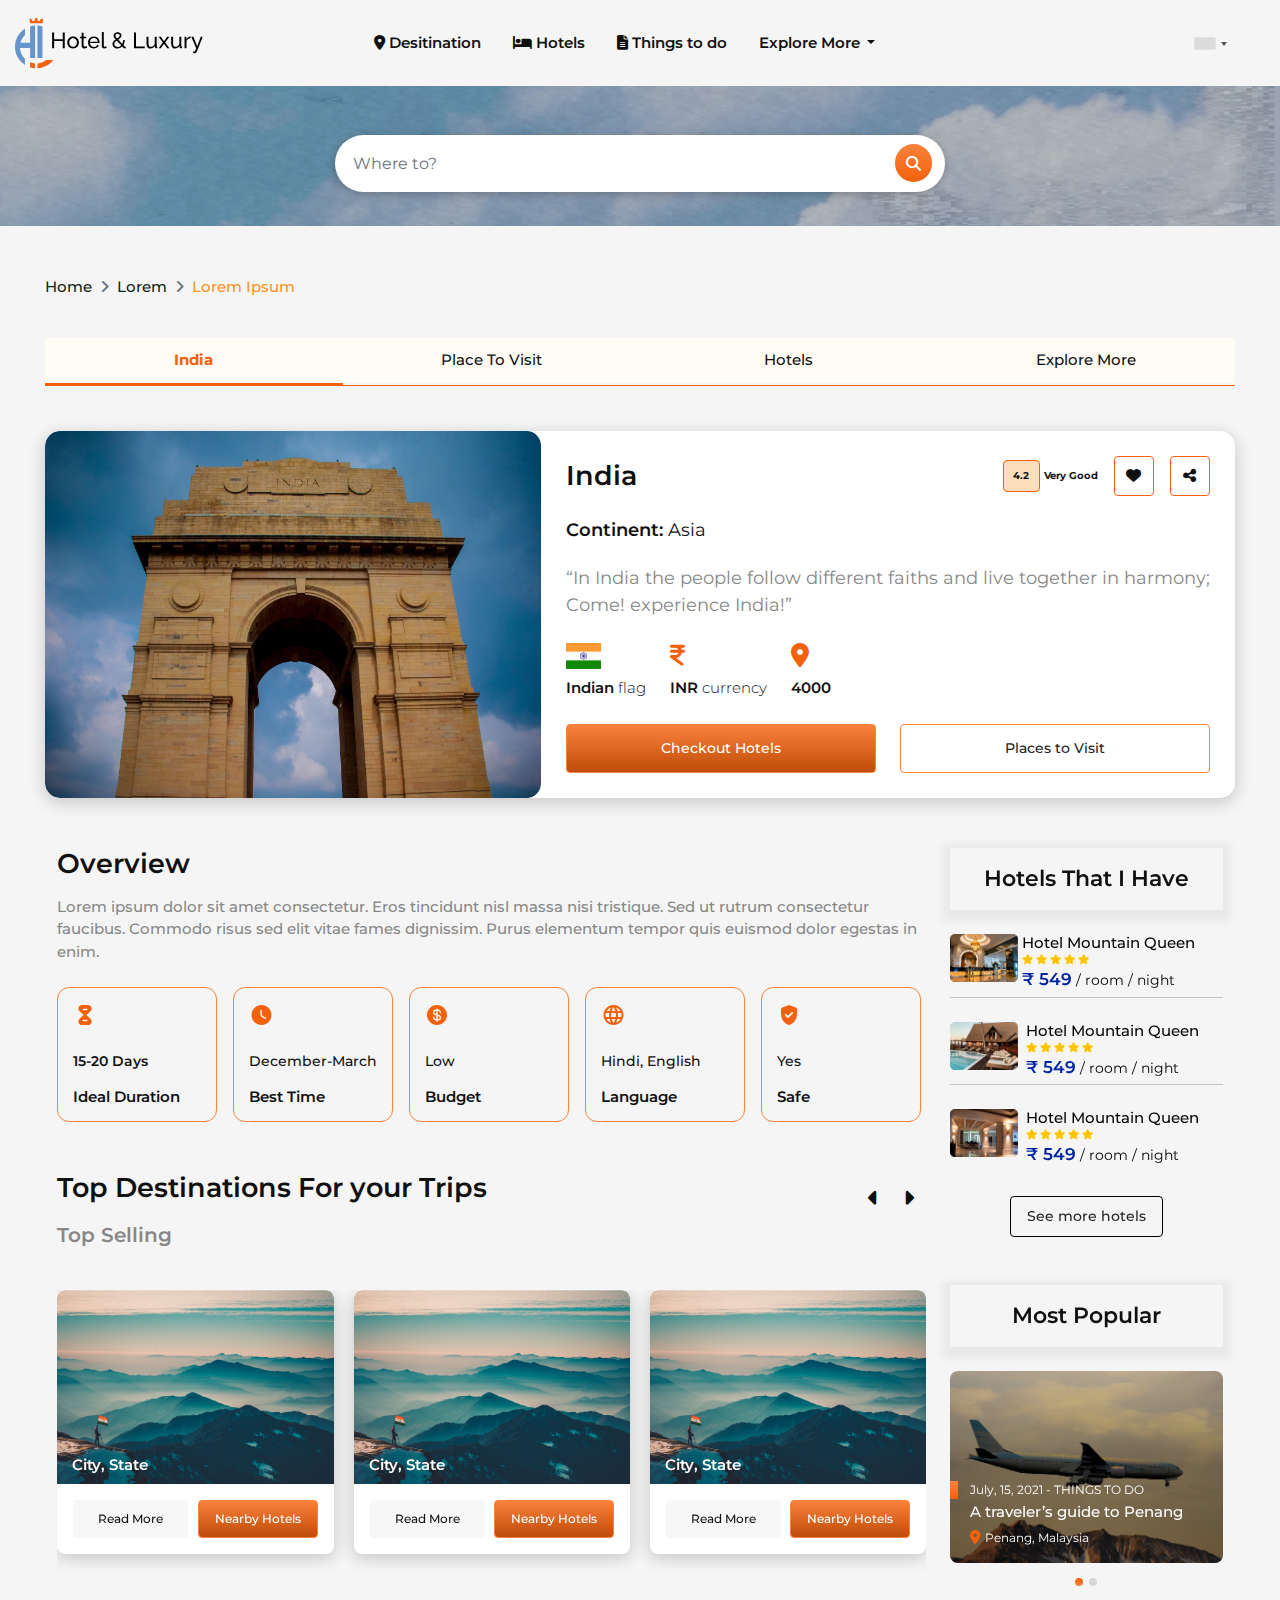
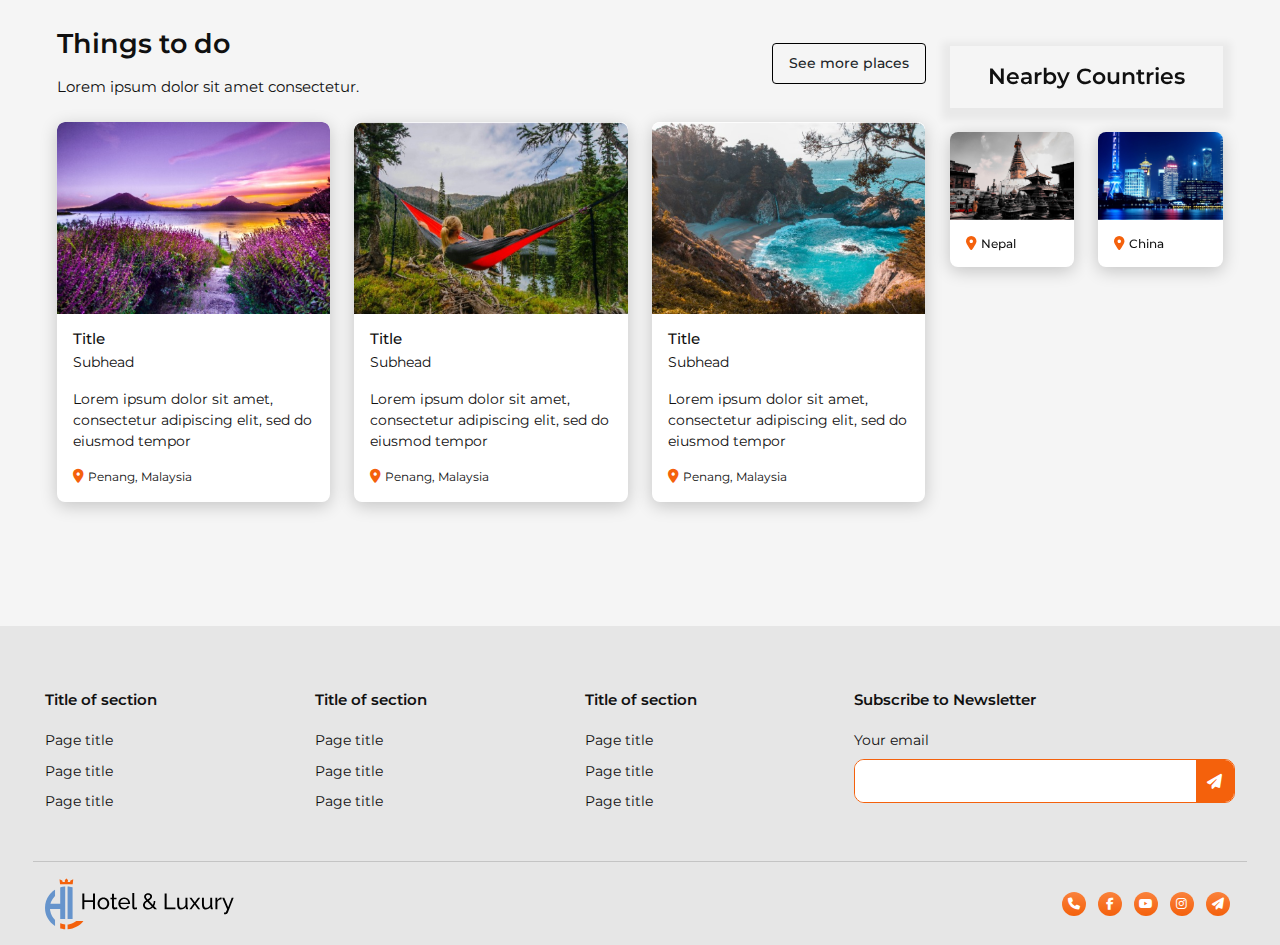
<file: destination-tab.html>
<!DOCTYPE html>
<html lang="en">

<head>
    <meta charset="UTF-8">
    <meta name="viewport" content="width=device-width, initial-scale=1.0">
    <title>Hotel & Luxury</title>
    <link rel="stylesheet" href="https://cdnjs.cloudflare.com/ajax/libs/font-awesome/6.1.2/css/all.min.css">
    <link rel="stylesheet" href="./css/bootstrap.min.css">
    <link rel="stylesheet" href="./css/owl.carousel.min.css">
    <link rel="stylesheet" href="./css/owl.theme.default.min.css">
    <link rel="stylesheet" href="./css/countrySelect.css">
    <link rel="stylesheet" href="./scss/style.css">
</head>

<body>

    <header>
        <nav class="navbar navbar-expand-lg navbar-light p-0">
            <div class="navbar-wrap d-flex justify-content-between align-items-center flex-wrap">
                <a class="navbar-brand" href="index.html"><img src="./images/Hotel&Luxury.svg"
                        alt="Hotel & Luxury" class="img-fluid" loading="lazy"></a>
                <button class="navbar-toggler collapsed" type="button" data-bs-toggle="collapse"
                    data-bs-target="#navContent" aria-controls="navContent" aria-expanded="false"
                    aria-label="Toggle navigation">
                    <span class="navbar-toggler-icon"></span>
                </button>
                <div class="collapse navbar-collapse justify-content-between" id="navContent">
                    <ul class="navbar-nav mb-2 mb-lg-0">
                        <li class="nav-item">
                            <a class="nav-link nav-icon" aria-current="page" href="destination.html"><i
                                    class="fa-solid fa-location-dot me-1" aria-hidden="true"></i>Desitination</a>
                        </li>
                        <li class="nav-item">
                            <a class="nav-link nav-icon" href="hotels.html"><i class="fa-solid fa-bed me-1"
                                    aria-hidden="true"></i>Hotels</a>
                        </li>
                        <li class="nav-item">
                            <a class="nav-link nav-icon" href="explore.html"><i
                                    class="fa-solid fa-file-lines me-1" aria-hidden="true"></i>Things to do</a>
                        </li>
                        <li class="nav-item dropdown">
                            <a class="nav-link dropdown-toggle" href="javascript:void(0)" id="navbarDropdown"
                                role="button" data-bs-toggle="dropdown" aria-expanded="false">
                                Explore More
                            </a>
                            <ul class="dropdown-menu" aria-labelledby="navbarDropdown">
                                <li><a class="dropdown-item" href="destination-tab.html">India</a></li>
                                <li><a class="dropdown-item" href="explore-blogs.html">Blogs</a></li>
                                <li><a class="dropdown-item" href="javascript:void(0)">Something else here</a></li>
                            </ul>
                        </li>
                    </ul>
                    <ul class="nav-end d-flex align-items-center mb-0 p-0">
                        <li class="nav-end-list">
                            <div class="country-nav me-2 me-md-4">
                                <input id="country_selector" type="text" onchange="countryChange(this)">
                            </div>
                        </li>
                        <!-- <li class="nav-end-list"><img
                                src="https://ik.imagekit.io/syin0m2gb/man__2__i3ln6TXs17.png?ik-sdk-version=javascript-1.4.3&updatedAt=1673501029262"
                                alt="user" class="img-fluid w40 radius-100" loading="lazy"></li> -->
                    </ul>
                </div>
            </div>
        </nav>
    </header>

    <main>
        <section>
            <div class="hero hero-dest mb-50">
                <div class="container">
                    <div class="row">
                        <div class="col-md-7">
                            <div class="hero-desc">
                                <div class="mb-3 hero-desc-searchform d-flex align-items-center">
                                    <input type="email" class="form-control" id="placeSearch"
                                        aria-describedby="placeSearch" placeholder="Where to?">
                                    <a href="javascript:void(0)" class="hero-desc-searchform-icon">
                                        <i class="fa fa-search" aria-hidden="true"></i>
                                    </a>
                                </div>
                            </div>
                        </div>
                    </div>
                </div>
            </div>
        </section>
        <section>
            <div class="container mb-4">
                <div class="row">
                    <div class="col-12">
                        <nav aria-label="breadcrumb">
                            <ol class="breadcrumb">
                                <li class="breadcrumb-item"><a href="javascript:void(0)">Home</a></li>
                                <li class="breadcrumb-item"><a href="javascript:void(0)">Lorem</a></li>
                                <li class="breadcrumb-item active" aria-current="page">Lorem Ipsum</li>
                            </ol>
                        </nav>
                    </div>
                </div>
            </div>
        </section>
        <section>
            <div class="container">
                <div class="dest-tabs mb-5">
                    <ul class="nav" id="myTab" role="tablist">
                        <li class="nav-item" role="presentation">
                            <button class="nav-link active" id="navtab1" data-bs-toggle="tab" data-bs-target="#tab1"
                                type="button" role="tab" aria-controls="tab1" aria-selected="true">India</button>
                        </li>
                        <li class="nav-item" role="presentation">
                            <button class="nav-link" id="navtab2" data-bs-toggle="tab" data-bs-target="#tab2"
                                type="button" role="tab" aria-controls="tab2" aria-selected="false">Place To
                                Visit</button>
                        </li>
                        <li class="nav-item" role="presentation">
                            <button class="nav-link" id="navtab3" data-bs-toggle="tab" data-bs-target="#tab3"
                                type="button" role="tab" aria-controls="tab3" aria-selected="false">Hotels</button>
                        </li>
                        <li class="nav-item" role="presentation">
                            <button class="nav-link" id="navtab4" data-bs-toggle="tab" data-bs-target="#tab4"
                                type="button" role="tab" aria-controls="tab4" aria-selected="false">Explore
                                More</button>
                        </li>
                    </ul>
                    <div class="tab-content" id="myTabContent">
                        <div class="tab-pane fade show active" id="tab1" role="tabpanel" aria-labelledby="navtab1">
                            <div class="card dest-tabs-card radius15 overflow-hidden mb-50">
                                <div class="card-body p-0">
                                    <div class="row g-0">
                                        <div class="col-md-5">
                                            <div class="dest-tabs-card-left h-100">
                                                <img src="./images/dest-tab/india.jpg" alt="india"
                                                    class="img-fluid h-100" loading="lazy">
                                            </div>
                                        </div>
                                        <div class="col-md-7">
                                            <div class="dest-tabs-card-right">
                                                <div class="d-flex justify-content-between align-items-center mb-4">
                                                    <h1 class="mb-0">India</h1>
                                                    <div class="d-flex align-items-center">
                                                        <p class="d-flex align-items-center font-10 font-700 mb-0 me-3">
                                                            <span class="rating">4.2</span>Very Good
                                                        </p>
                                                        <a href="javascript:void(0)" class="action-icon me-3"><i
                                                                class="fa fa-heart" aria-hidden="true"></i></a>
                                                        <a href="javascript:void(0)" class="action-icon"><i
                                                                class="fa fa-share-nodes" aria-hidden="true"></i></a>
                                                    </div>
                                                </div>
                                                <h5 class="font-400 mb-4"><span class="font-600">Continent:</span> Asia
                                                </h5>
                                                <p class="font-18 text-grey mb-4">“In India the people follow different
                                                    faiths and live together in harmony; Come! experience India!”</p>
                                                <ul class="d-flex align-items-center p-0 mb-4">
                                                    <li class="font-600 me-4"><img
                                                            src="./images/dest-tab/Indian_flag.jpg" alt="india"
                                                            class="img-fluid w35 d-block mb-2" loading="lazy">Indian <span
                                                            class="font-300">flag</span></li>
                                                    <li class="font-600 me-4"><i
                                                            class="fa fa-indian-rupee-sign text-orange d-block w35 font-24 mb-2"
                                                            aria-hidden="true"></i>INR <span
                                                            class="font-300">currency</span></li>
                                                    <li class="font-600 me-4"><i
                                                            class="fa-solid fa-location-dot text-orange d-block w35 font-24 mb-2"
                                                            aria-hidden="true"></i>4000</li>
                                                </ul>
                                                <div class="row">
                                                    <div class="col-md-6">
                                                        <a href="javascript:void(0)"
                                                            class="btn btn-main d-block mb-3 mb-md-0">Checkout
                                                            Hotels</a>
                                                    </div>
                                                    <div class="col-md-6">
                                                        <a href="javascript:void(0)"
                                                            class="btn btn-outline-orange d-block mb-3 mb-md-0">Places
                                                            to Visit</a>
                                                    </div>
                                                </div>
                                            </div>
                                        </div>
                                    </div>
                                </div>
                            </div>
                            <div class="row mb-50">
                                <div class="col-md-9">
                                    <div class="overview mb-50">
                                        <h2 class="mb-3">Overview</h2>
                                        <p class="font-500 text-grey mb-4">Lorem ipsum dolor sit amet consectetur. Eros tincidunt
                                            nisl massa nisi tristique. Sed ut rutrum consectetur faucibus. Commodo risus sed elit
                                            vitae fames dignissim. Purus elementum tempor quis euismod dolor egestas in enim.</p>
                                        <div class="hstack gap-3">
                                            <div class="overview-block">
                                                <img src="./images/dest-tab/ideal_duration.svg" alt="ideal duration" class="img-fluid mb-4" loading="lazy">
                                                <p class="font-600 font-14">15-20 Days</p>
                                                <h6 class="font-600 mb-0">Ideal Duration</h6>
                                            </div>
                                            <div class="overview-block">
                                                <img src="./images/dest-tab/best_time.svg" alt="best time" class="img-fluid mb-4" loading="lazy">
                                                <p class="font-500 font-14">December-March</p>
                                                <h6 class="font-600 mb-0">Best Time</h6>
                                            </div>
                                            <div class="overview-block">
                                                <img src="./images/dest-tab/budget.svg" alt="budget" class="img-fluid mb-4" loading="lazy">
                                                <p class="font-500 font-14">Low</p>
                                                <h6 class="font-600 mb-0">Budget</h6>
                                            </div>
                                            <div class="overview-block">
                                                <img src="./images/dest-tab/language.svg" alt="language" class="img-fluid mb-4" loading="lazy">
                                                <p class="font-500 font-14">Hindi, English</p>
                                                <h6 class="font-600 mb-0">Language</h6>
                                            </div>
                                            <div class="overview-block">
                                                <img src="./images/dest-tab/safe.svg" alt="safe" class="img-fluid mb-4" loading="lazy">
                                                <p class="font-500 font-14">Yes</p>
                                                <h6 class="font-600 mb-0">Safe</h6>
                                            </div>
                                        </div>
                                    </div>
                                    <div class="destrips position-relative mb-50">
                                        <div class="row mb-4">
                                            <div class="col-md-9">
                                                <div class="destrips-desc">
                                                    <h2 class="mb-3">Top Destinations For your Trips</h2>
                                                    <p class="font-20 font-600 text-grey">Top Selling</p>
                                                </div>
                                            </div>
                                        </div>
                                        <div class="destrips-card arrow-carousel owl-carousel owl-theme position-static">
                                            <div class="destrips-card-slide mb-4">
                                                <div class="card radius8 overflow-hidden">
                                                    <div class="card-body p-0">
                                                        <div class="destrips-card-slide-desc">
                                                            <img src="./images/dest-tab/trips.jpg" alt="trips" class="img-fluid" loading="lazy">
                                                            <h6 class="mb-0">City, State</h6>
                                                        </div>
                                                        <div
                                                            class="d-flex justify-content-between align-items-center flex-wrap flex-xl-nowrap p-3">
                                                            <a href="javascript:void(0)" class="btn btn-grey px-4 font-12 mb-2 mb-xl-0">Read
                                                                More</a>
                                                            <a href="javascript:void(0)" class="btn btn-main font-12 mb-2 mb-xl-0">Nearby Hotels</a>
                                                        </div>
                                                    </div>
                                                </div>
                                            </div>
                                            <div class="destrips-card-slide mb-4">
                                                <div class="card radius8 overflow-hidden">
                                                    <div class="card-body p-0">
                                                        <div class="destrips-card-slide-desc">
                                                            <img src="./images/dest-tab/trips.jpg" alt="trips" class="img-fluid" loading="lazy">
                                                            <h6 class="mb-0">City, State</h6>
                                                        </div>
                                                        <div
                                                            class="d-flex justify-content-between align-items-center flex-wrap flex-xl-nowrap p-3">
                                                            <a href="javascript:void(0)" class="btn btn-grey px-4 font-12 mb-2 mb-xl-0">Read
                                                                More</a>
                                                            <a href="javascript:void(0)" class="btn btn-main font-12 mb-2 mb-xl-0">Nearby Hotels</a>
                                                        </div>
                                                    </div>
                                                </div>
                                            </div>
                                            <div class="destrips-card-slide mb-4">
                                                <div class="card radius8 overflow-hidden">
                                                    <div class="card-body p-0">
                                                        <div class="destrips-card-slide-desc">
                                                            <img src="./images/dest-tab/trips.jpg" alt="trips" class="img-fluid" loading="lazy">
                                                            <h6 class="mb-0">City, State</h6>
                                                        </div>
                                                        <div
                                                            class="d-flex justify-content-between align-items-center flex-wrap flex-xl-nowrap p-3">
                                                            <a href="javascript:void(0)" class="btn btn-grey px-4 font-12 mb-2 mb-xl-0">Read
                                                                More</a>
                                                            <a href="javascript:void(0)" class="btn btn-main font-12 mb-2 mb-xl-0">Nearby Hotels</a>
                                                        </div>
                                                    </div>
                                                </div>
                                            </div>
                                            <div class="destrips-card-slide mb-4">
                                                <div class="card radius8 overflow-hidden">
                                                    <div class="card-body p-0">
                                                        <div class="destrips-card-slide-desc">
                                                            <img src="./images/dest-tab/trips.jpg" alt="trips" class="img-fluid" loading="lazy">
                                                            <h6 class="mb-0">City, State</h6>
                                                        </div>
                                                        <div
                                                            class="d-flex justify-content-between align-items-center flex-wrap flex-xl-nowrap p-3">
                                                            <a href="javascript:void(0)" class="btn btn-grey px-4 font-12 mb-2 mb-xl-0">Read
                                                                More</a>
                                                            <a href="javascript:void(0)" class="btn btn-main font-12 mb-2 mb-xl-0">Nearby Hotels</a>
                                                        </div>
                                                    </div>
                                                </div>
                                            </div>
                                        </div>
                                    </div>
                                    <div class="thingsdo mb-50">
                                        <div class="row mb-4">
                                            <div class="col-md-9">
                                                <div class="thingsdo-desc">
                                                    <h2 class="mb-3">Things to do</h2>
                                                    <p class="mb-md-0">Lorem ipsum dolor sit amet consectetur.</p>
                                                </div>
                                            </div>
                                            <div class="col-md-3 d-flex align-items-center justify-content-md-end">
                                                <a href="javascript:void(0)" class="btn btn-outline-black">See more places</a>
                                            </div>
                                        </div>
                                        <div class="row">
                                            <div class="col-md-4 mb-4">
                                                <a class="card radius8 overflow-hidden text-reset" href="javascript:void(0)">
                                                    <div class="card-body p-0">
                                                        <img src="./images/explore/pop1.jpg" alt="pop1" class="img-fluid" loading="lazy">
                                                        <div class="most-trending-wrap-desc p-3">
                                                            <h6 class="mb-1">Title</h6>
                                                            <p class="font-14 mb-3">Subhead</p>
                                                            <p class="font-14">Lorem ipsum dolor sit amet, consectetur
                                                                adipiscing elit, sed do eiusmod tempor</p>
                                                            <p class="d-flex align-items-baseline font-12 mb-0"><i
                                                                    class="fa-solid fa-location-dot font-14 me-1 text-orange"
                                                                    aria-hidden="true"></i>Penang,
                                                                Malaysia </p>
                                                        </div>
                                                    </div>
                                                </a>
                                            </div>
                                            <div class="col-md-4 mb-4">
                                                <a class="card radius8 overflow-hidden text-reset" href="javascript:void(0)">
                                                    <div class="card-body p-0">
                                                        <img src="./images/explore/pop2.jpg" alt="pop2" class="img-fluid" loading="lazy">
                                                        <div class="most-trending-wrap-desc p-3">
                                                            <h6 class="mb-1">Title</h6>
                                                            <p class="font-14 mb-3">Subhead</p>
                                                            <p class="font-14">Lorem ipsum dolor sit amet, consectetur
                                                                adipiscing elit, sed do eiusmod tempor</p>
                                                            <p class="d-flex align-items-baseline font-12 mb-0"><i
                                                                    class="fa-solid fa-location-dot font-14 me-1 text-orange"
                                                                    aria-hidden="true"></i>Penang,
                                                                Malaysia </p>
                                                        </div>
                                                    </div>
                                                </a>
                                            </div>
                                            <div class="col-md-4 mb-4">
                                                <a class="card radius8 overflow-hidden text-reset" href="javascript:void(0)">
                                                    <div class="card-body p-0">
                                                        <img src="./images/explore/pop3.jpg" alt="pop3" class="img-fluid" loading="lazy">
                                                        <div class="most-trending-wrap-desc p-3">
                                                            <h6 class="mb-1">Title</h6>
                                                            <p class="font-14 mb-3">Subhead</p>
                                                            <p class="font-14">Lorem ipsum dolor sit amet, consectetur
                                                                adipiscing elit, sed do eiusmod tempor</p>
                                                            <p class="d-flex align-items-baseline font-12 mb-0"><i
                                                                    class="fa-solid fa-location-dot font-14 me-1 text-orange"
                                                                    aria-hidden="true"></i>Penang,
                                                                Malaysia </p>
                                                        </div>
                                                    </div>
                                                </a>
                                            </div>
                                        </div>
                                    </div>
                                </div>
                                <div class="col-md-3">
                                    <div class="position-sticky sticky">
                                        <div class="hotels-available">
                                            <h4 class="shadow-card font-600 mb-4">Hotels That I Have</h4>
                                            <div class="hotels-available-cards mb-5">
                                                <a href="javascript:void(0)" class="borderbottom-1x text-black d-block mb-4">
                                                    <div class="row g-0">
                                                        <div class="col-md-3">
                                                            <img src="./images/hotel1.jpg" alt="hotel1" class="img-fluid w-100 mb-2" loading="lazy">
                                                        </div>
                                                        <div class="col-md-9 ps-1">
                                                            <h6 class="font-500 mb-0">Hotel Mountain Queen</h6>
                                                            <div class="stars font-10 color-yellow">
                                                                <i class="fa-solid fa-star" aria-hidden="true"></i>
                                                                <i class="fa-solid fa-star" aria-hidden="true"></i>
                                                                <i class="fa-solid fa-star" aria-hidden="true"></i>
                                                                <i class="fa-solid fa-star" aria-hidden="true"></i>
                                                                <i class="fa-solid fa-star" aria-hidden="true"></i>
                                                            </div>
                                                            <p class="font-14 mb-1"><span>₹ 549</span> / room / night</p>
                                                        </div>
                                                    </div>
                                                </a>
                                                <a href="javascript:void(0)" class="borderbottom-1x text-black d-block mb-4">
                                                    <div class="row g-0">
                                                        <div class="col-md-3">
                                                            <img src="./images/hotel2.jpg" alt="hotel2" class="img-fluid w-100 mb-2" loading="lazy">
                                                        </div>
                                                        <div class="col-md-9 ps-2">
                                                            <h6 class="font-500 mb-0">Hotel Mountain Queen</h6>
                                                            <div class="stars font-10 color-yellow">
                                                                <i class="fa-solid fa-star" aria-hidden="true"></i>
                                                                <i class="fa-solid fa-star" aria-hidden="true"></i>
                                                                <i class="fa-solid fa-star" aria-hidden="true"></i>
                                                                <i class="fa-solid fa-star" aria-hidden="true"></i>
                                                                <i class="fa-solid fa-star" aria-hidden="true"></i>
                                                            </div>
                                                            <p class="font-14 mb-1"><span>₹ 549</span> / room / night</p>
                                                        </div>
                                                    </div>
                                                </a>
                                                <a href="javascript:void(0)" class="text-black d-block mb-4">
                                                    <div class="row g-0">
                                                        <div class="col-md-3">
                                                            <img src="./images/hotel3.jpg" alt="hotel3" class="img-fluid w-100 mb-2" loading="lazy">
                                                        </div>
                                                        <div class="col-md-9 ps-2">
                                                            <h6 class="font-500 mb-0">Hotel Mountain Queen</h6>
                                                            <div class="stars font-10 color-yellow">
                                                                <i class="fa-solid fa-star" aria-hidden="true"></i>
                                                                <i class="fa-solid fa-star" aria-hidden="true"></i>
                                                                <i class="fa-solid fa-star" aria-hidden="true"></i>
                                                                <i class="fa-solid fa-star" aria-hidden="true"></i>
                                                                <i class="fa-solid fa-star" aria-hidden="true"></i>
                                                            </div>
                                                            <p class="font-14 mb-1"><span>₹ 549</span> / room / night</p>
                                                        </div>
                                                    </div>
                                                </a>
                                                <div class="d-flex justify-content-center">
                                                    <a href="javascript:void(0)" class="btn btn-outline-black">See more hotels</a>
                                                </div>
                                            </div>
                                        </div>
                                        <div class="most-popular mb-50">
                                            <h4 class="shadow-card font-600 mb-4">Most Popular</h4>
                                            <div class="most-popular-carousel owl-carousel owl-theme">
                                                <a href="javascript:void(0)" class="most-popular-desc d-block">
                                                    <img src="./images/most_popular.jpg" alt="most popular" class="img-fluid" loading="lazy">
                                                    <div class="most-popular-desc-block text-white">
                                                        <p class="left-bdr mb-1 font-12">July, 15, 2021 - <span
                                                                class="text-uppercase">Things to do</span></p>
                                                        <h6>A traveler’s guide to Penang</h6>
                                                        <p class="d-flex align-items-baseline font-12"><i
                                                                class="fa-solid fa-location-dot d-block font-14 me-1 text-orange"
                                                                aria-hidden="true"></i>Penang,
                                                            Malaysia</p>
                                                    </div>
                                                </a>
                                                <a href="javascript:void(0)" class="most-popular-desc d-block">
                                                    <img src="./images/most_popular.jpg" alt="most popular" class="img-fluid" loading="lazy">
                                                    <div class="most-popular-desc-block text-white">
                                                        <p class="left-bdr mb-1 font-12">July, 15, 2021 - <span
                                                                class="text-uppercase">Things to do</span></p>
                                                        <h6>A traveler’s guide to Penang</h6>
                                                        <p class="d-flex align-items-baseline font-12"><i
                                                                class="fa-solid fa-location-dot d-block font-14 me-1 text-orange"
                                                                aria-hidden="true"></i>Penang,
                                                            Malaysia</p>
                                                    </div>
                                                </a>
                                            </div>
                                        </div>
                                        <div class="nearby-countries">
                                            <h4 class="shadow-card font-600 mb-4">Nearby Countries</h4>
                                            <div class="row">
                                                <div class="col-md-6 mb-4">
                                                    <a class="card radius8 overflow-hidden text-reset" href="javascript:void(0)">
                                                        <div class="card-body p-0">
                                                            <img src="./images/dest-tab/nepal.jpg" alt="nepal" class="img-fluid" loading="lazy">
                                                            <div
                                                                class="nearby-countries-card d-flex justify-content-between align-items-center flex-wrap flex-lg-nowrap p-3">
                                                                <h6 class="d-flex align-items-baseline font-12 mb-lg-0"><i
                                                                        class="fa-solid fa-location-dot d-block font-14 me-1 text-orange"
                                                                        aria-hidden="true"></i>Nepal</h6>
                                                            </div>
                                                        </div>
                                                    </a>
                                                </div>
                                                <div class="col-md-6 mb-4">
                                                    <a class="card radius8 overflow-hidden text-reset" href="javascript:void(0)">
                                                        <div class="card-body p-0">
                                                            <img src="./images/dest-tab/china.jpg" alt="china" class="img-fluid" loading="lazy">
                                                            <div
                                                                class="nearby-countries-card d-flex justify-content-between align-items-center flex-wrap flex-lg-nowrap p-3">
                                                                <h6 class="d-flex align-items-baseline font-12 mb-lg-0"><i
                                                                        class="fa-solid fa-location-dot d-block font-14 me-1 text-orange"
                                                                        aria-hidden="true"></i>China</h6>
                                                            </div>
                                                        </div>
                                                    </a>
                                                </div>
                                            </div>
                                        </div>
                                    </div>
                                </div>
                            </div>
                        </div>
                        <div class="tab-pane fade" id="tab2" role="tabpanel" aria-labelledby="navtab2">Place To Visit
                        </div>
                        <div class="tab-pane fade" id="tab3" role="tabpanel" aria-labelledby="navtab3">Hotels</div>
                        <div class="tab-pane fade" id="tab4" role="tabpanel" aria-labelledby="navtab4">Explore More
                        </div>
                    </div>
                </div>
            </div>
        </section>
        <!-- <section>
            <div class="container">
                <div class="row">
                    <div class="col-md-9">
                        <div class="overview mb-50">
                            <h2 class="mb-3">Overview</h2>
                            <p class="font-500 text-grey mb-4">Lorem ipsum dolor sit amet consectetur. Eros tincidunt
                                nisl massa nisi tristique. Sed ut rutrum consectetur faucibus. Commodo risus sed elit
                                vitae fames dignissim. Purus elementum tempor quis euismod dolor egestas in enim.</p>
                            <div class="hstack gap-3">
                                <div class="overview-block">
                                    <img src="./images/dest-tab/ideal_duration.svg" alt="ideal duration" class="img-fluid mb-4" loading="lazy">
                                    <p class="font-600 font-14">15-20 Days</p>
                                    <h6 class="font-600 mb-0">Ideal Duration</h6>
                                </div>
                                <div class="overview-block">
                                    <img src="./images/dest-tab/best_time.svg" alt="best time" class="img-fluid mb-4" loading="lazy">
                                    <p class="font-500 font-14">December-March</p>
                                    <h6 class="font-600 mb-0">Best Time</h6>
                                </div>
                                <div class="overview-block">
                                    <img src="./images/dest-tab/budget.svg" alt="budget" class="img-fluid mb-4" loading="lazy">
                                    <p class="font-500 font-14">Low</p>
                                    <h6 class="font-600 mb-0">Budget</h6>
                                </div>
                                <div class="overview-block">
                                    <img src="./images/dest-tab/language.svg" alt="language" class="img-fluid mb-4" loading="lazy">
                                    <p class="font-500 font-14">Hindi, English</p>
                                    <h6 class="font-600 mb-0">Language</h6>
                                </div>
                                <div class="overview-block">
                                    <img src="./images/dest-tab/safe.svg" alt="safe" class="img-fluid mb-4" loading="lazy">
                                    <p class="font-500 font-14">Yes</p>
                                    <h6 class="font-600 mb-0">Safe</h6>
                                </div>
                            </div>
                        </div>
                        <div class="destrips position-relative mb-50">
                            <div class="row mb-4">
                                <div class="col-md-9">
                                    <div class="destrips-desc">
                                        <h2 class="mb-3">Top Destinations For your Trips</h2>
                                        <p class="font-20 font-600 text-grey">Top Selling</p>
                                    </div>
                                </div>
                            </div>
                            <div class="destrips-card arrow-carousel owl-carousel owl-theme position-static">
                                <div class="destrips-card-slide mb-4">
                                    <div class="card radius8 overflow-hidden">
                                        <div class="card-body p-0">
                                            <div class="destrips-card-slide-desc">
                                                <img src="./images/dest-tab/trips.jpg" alt="trips" class="img-fluid" loading="lazy">
                                                <h6 class="mb-0">City, State</h6>
                                            </div>
                                            <div
                                                class="d-flex justify-content-between align-items-center flex-wrap flex-xl-nowrap p-3">
                                                <a href="javascript:void(0)" class="btn btn-grey font-12 mb-2 mb-xl-0">Read
                                                    More</a>
                                                <a href="javascript:void(0)" class="btn btn-main font-12 mb-2 mb-xl-0">Nearby Hotels</a>
                                            </div>
                                        </div>
                                    </div>
                                </div>
                                <div class="destrips-card-slide mb-4">
                                    <div class="card radius8 overflow-hidden">
                                        <div class="card-body p-0">
                                            <div class="destrips-card-slide-desc">
                                                <img src="./images/dest-tab/trips.jpg" alt="trips" class="img-fluid" loading="lazy">
                                                <h6 class="mb-0">City, State</h6>
                                            </div>
                                            <div
                                                class="d-flex justify-content-between align-items-center flex-wrap flex-xl-nowrap p-3">
                                                <a href="javascript:void(0)" class="btn btn-grey font-12 mb-2 mb-xl-0">Read
                                                    More</a>
                                                <a href="javascript:void(0)" class="btn btn-main font-12 mb-2 mb-xl-0">Nearby Hotels</a>
                                            </div>
                                        </div>
                                    </div>
                                </div>
                                <div class="destrips-card-slide mb-4">
                                    <div class="card radius8 overflow-hidden">
                                        <div class="card-body p-0">
                                            <div class="destrips-card-slide-desc">
                                                <img src="./images/dest-tab/trips.jpg" alt="trips" class="img-fluid" loading="lazy">
                                                <h6 class="mb-0">City, State</h6>
                                            </div>
                                            <div
                                                class="d-flex justify-content-between align-items-center flex-wrap flex-xl-nowrap p-3">
                                                <a href="javascript:void(0)" class="btn btn-grey font-12 mb-2 mb-xl-0">Read
                                                    More</a>
                                                <a href="javascript:void(0)" class="btn btn-main font-12 mb-2 mb-xl-0">Nearby Hotels</a>
                                            </div>
                                        </div>
                                    </div>
                                </div>
                                <div class="destrips-card-slide mb-4">
                                    <div class="card radius8 overflow-hidden">
                                        <div class="card-body p-0">
                                            <div class="destrips-card-slide-desc">
                                                <img src="./images/dest-tab/trips.jpg" alt="trips" class="img-fluid" loading="lazy">
                                                <h6 class="mb-0">City, State</h6>
                                            </div>
                                            <div
                                                class="d-flex justify-content-between align-items-center flex-wrap flex-xl-nowrap p-3">
                                                <a href="javascript:void(0)" class="btn btn-grey font-12 mb-2 mb-xl-0">Read
                                                    More</a>
                                                <a href="javascript:void(0)" class="btn btn-main font-12 mb-2 mb-xl-0">Nearby Hotels</a>
                                            </div>
                                        </div>
                                    </div>
                                </div>
                            </div>
                        </div>
                        <div class="thingsdo mb-50">
                            <div class="row mb-4">
                                <div class="col-md-9">
                                    <div class="thingsdo-desc">
                                        <h2 class="mb-3">Things to do</h2>
                                        <p class="mb-md-0">Lorem ipsum dolor sit amet consectetur.</p>
                                    </div>
                                </div>
                                <div class="col-md-3 d-flex align-items-center justify-content-md-end">
                                    <a href="javascript:void(0)" class="btn btn-outline-black">See more places</a>
                                </div>
                            </div>
                            <div class="row">
                                <div class="col-md-4 mb-4">
                                    <a class="card radius8 overflow-hidden text-reset" href="javascript:void(0)">
                                        <div class="card-body p-0">
                                            <img src="./images/explore/pop1.jpg" alt="pop1" class="img-fluid" loading="lazy">
                                            <div class="most-trending-wrap-desc p-3">
                                                <h6 class="mb-1">Title</h6>
                                                <p class="font-14 mb-3">Subhead</p>
                                                <p class="font-14">Lorem ipsum dolor sit amet, consectetur
                                                    adipiscing elit, sed do eiusmod tempor</p>
                                                <p class="d-flex align-items-baseline font-12 mb-0"><i
                                                        class="fa-solid fa-location-dot font-14 me-1 text-orange"
                                                        aria-hidden="true"></i>Penang,
                                                    Malaysia </p>
                                            </div>
                                        </div>
                                    </a>
                                </div>
                                <div class="col-md-4 mb-4">
                                    <a class="card radius8 overflow-hidden text-reset" href="javascript:void(0)">
                                        <div class="card-body p-0">
                                            <img src="./images/explore/pop2.jpg" alt="pop2" class="img-fluid" loading="lazy">
                                            <div class="most-trending-wrap-desc p-3">
                                                <h6 class="mb-1">Title</h6>
                                                <p class="font-14 mb-3">Subhead</p>
                                                <p class="font-14">Lorem ipsum dolor sit amet, consectetur
                                                    adipiscing elit, sed do eiusmod tempor</p>
                                                <p class="d-flex align-items-baseline font-12 mb-0"><i
                                                        class="fa-solid fa-location-dot font-14 me-1 text-orange"
                                                        aria-hidden="true"></i>Penang,
                                                    Malaysia </p>
                                            </div>
                                        </div>
                                    </a>
                                </div>
                                <div class="col-md-4 mb-4">
                                    <a class="card radius8 overflow-hidden text-reset" href="javascript:void(0)">
                                        <div class="card-body p-0">
                                            <img src="./images/explore/pop3.jpg" alt="pop3" class="img-fluid" loading="lazy">
                                            <div class="most-trending-wrap-desc p-3">
                                                <h6 class="mb-1">Title</h6>
                                                <p class="font-14 mb-3">Subhead</p>
                                                <p class="font-14">Lorem ipsum dolor sit amet, consectetur
                                                    adipiscing elit, sed do eiusmod tempor</p>
                                                <p class="d-flex align-items-baseline font-12 mb-0"><i
                                                        class="fa-solid fa-location-dot font-14 me-1 text-orange"
                                                        aria-hidden="true"></i>Penang,
                                                    Malaysia </p>
                                            </div>
                                        </div>
                                    </a>
                                </div>
                            </div>
                        </div>
                    </div>
                    <div class="col-md-3">
                        <div class="position-sticky sticky">
                            <div class="hotels-available">
                                <h4 class="shadow-card font-600 mb-4">Hotels That I Have</h4>
                                <div class="hotels-available-cards mb-5">
                                    <a href="javascript:void(0)" class="borderbottom-1x text-black d-block mb-4">
                                        <div class="row g-0">
                                            <div class="col-md-3">
                                                <img src="./images/hotel1.jpg" alt="hotel1" class="img-fluid w-100 mb-2" loading="lazy">
                                            </div>
                                            <div class="col-md-9 ps-1">
                                                <h6 class="font-500 mb-0">Hotel Mountain Queen</h6>
                                                <div class="stars font-10 color-yellow">
                                                    <i class="fa-solid fa-star" aria-hidden="true"></i>
                                                    <i class="fa-solid fa-star" aria-hidden="true"></i>
                                                    <i class="fa-solid fa-star" aria-hidden="true"></i>
                                                    <i class="fa-solid fa-star" aria-hidden="true"></i>
                                                    <i class="fa-solid fa-star" aria-hidden="true"></i>
                                                </div>
                                                <p class="font-14 mb-1"><span>₹ 549</span> / room / night</p>
                                            </div>
                                        </div>
                                    </a>
                                    <a href="javascript:void(0)" class="borderbottom-1x text-black d-block mb-4">
                                        <div class="row g-0">
                                            <div class="col-md-3">
                                                <img src="./images/hotel2.jpg" alt="hotel2" class="img-fluid w-100 mb-2" loading="lazy">
                                            </div>
                                            <div class="col-md-9 ps-2">
                                                <h6 class="font-500 mb-0">Hotel Mountain Queen</h6>
                                                <div class="stars font-10 color-yellow">
                                                    <i class="fa-solid fa-star" aria-hidden="true"></i>
                                                    <i class="fa-solid fa-star" aria-hidden="true"></i>
                                                    <i class="fa-solid fa-star" aria-hidden="true"></i>
                                                    <i class="fa-solid fa-star" aria-hidden="true"></i>
                                                    <i class="fa-solid fa-star" aria-hidden="true"></i>
                                                </div>
                                                <p class="font-14 mb-1"><span>₹ 549</span> / room / night</p>
                                            </div>
                                        </div>
                                    </a>
                                    <a href="javascript:void(0)" class="text-black d-block mb-4">
                                        <div class="row g-0">
                                            <div class="col-md-3">
                                                <img src="./images/hotel3.jpg" alt="hotel3" class="img-fluid w-100 mb-2" loading="lazy">
                                            </div>
                                            <div class="col-md-9 ps-2">
                                                <h6 class="font-500 mb-0">Hotel Mountain Queen</h6>
                                                <div class="stars font-10 color-yellow">
                                                    <i class="fa-solid fa-star" aria-hidden="true"></i>
                                                    <i class="fa-solid fa-star" aria-hidden="true"></i>
                                                    <i class="fa-solid fa-star" aria-hidden="true"></i>
                                                    <i class="fa-solid fa-star" aria-hidden="true"></i>
                                                    <i class="fa-solid fa-star" aria-hidden="true"></i>
                                                </div>
                                                <p class="font-14 mb-1"><span>₹ 549</span> / room / night</p>
                                            </div>
                                        </div>
                                    </a>
                                    <div class="d-flex justify-content-center">
                                        <a href="javascript:void(0)" class="btn btn-outline-black">See more hotels</a>
                                    </div>
                                </div>
                            </div>
                            <div class="most-popular mb-50">
                                <h4 class="shadow-card font-600 mb-4">Most Popular</h4>
                                <div class="most-popular-carousel owl-carousel owl-theme">
                                    <a href="javascript:void(0)" class="most-popular-desc d-block">
                                        <img src="./images/most_popular.jpg" alt="most popular" class="img-fluid" loading="lazy">
                                        <div class="most-popular-desc-block text-white">
                                            <p class="left-bdr mb-1 font-12">July, 15, 2021 - <span
                                                    class="text-uppercase">Things to do</span></p>
                                            <h6>A traveler’s guide to Penang</h6>
                                            <p class="d-flex align-items-baseline font-12"><i
                                                    class="fa-solid fa-location-dot d-block font-14 me-1 text-orange"
                                                    aria-hidden="true"></i>Penang,
                                                Malaysia</p>
                                        </div>
                                    </a>
                                    <a href="javascript:void(0)" class="most-popular-desc d-block">
                                        <img src="./images/most_popular.jpg" alt="most popular" class="img-fluid" loading="lazy">
                                        <div class="most-popular-desc-block text-white">
                                            <p class="left-bdr mb-1 font-12">July, 15, 2021 - <span
                                                    class="text-uppercase">Things to do</span></p>
                                            <h6>A traveler’s guide to Penang</h6>
                                            <p class="d-flex align-items-baseline font-12"><i
                                                    class="fa-solid fa-location-dot d-block font-14 me-1 text-orange"
                                                    aria-hidden="true"></i>Penang,
                                                Malaysia</p>
                                        </div>
                                    </a>
                                </div>
                            </div>
                            <div class="nearby-countries">
                                <h4 class="shadow-card font-600 mb-4">Nearby Countries</h4>
                                <div class="row">
                                    <div class="col-md-6 mb-4">
                                        <a class="card radius8 overflow-hidden text-reset" href="javascript:void(0)">
                                            <div class="card-body p-0">
                                                <img src="./images/dest-tab/nepal.jpg" alt="nepal" class="img-fluid" loading="lazy">
                                                <div
                                                    class="nearby-countries-card d-flex justify-content-between align-items-center flex-wrap flex-lg-nowrap p-3">
                                                    <h6 class="d-flex align-items-baseline font-12 mb-lg-0"><i
                                                            class="fa-solid fa-location-dot d-block font-14 me-1 text-orange"
                                                            aria-hidden="true"></i>Nepal</h6>
                                                </div>
                                            </div>
                                        </a>
                                    </div>
                                    <div class="col-md-6 mb-4">
                                        <a class="card radius8 overflow-hidden text-reset" href="javascript:void(0)">
                                            <div class="card-body p-0">
                                                <img src="./images/dest-tab/china.jpg" alt="china" class="img-fluid" loading="lazy">
                                                <div
                                                    class="nearby-countries-card d-flex justify-content-between align-items-center flex-wrap flex-lg-nowrap p-3">
                                                    <h6 class="d-flex align-items-baseline font-12 mb-lg-0"><i
                                                            class="fa-solid fa-location-dot d-block font-14 me-1 text-orange"
                                                            aria-hidden="true"></i>China</h6>
                                                </div>
                                            </div>
                                        </a>
                                    </div>
                                </div>
                            </div>
                        </div>
                    </div>
                </div>
            </div>
        </section> -->
    </main>
    <footer>
        <div class="footer">
            <div class="container">
                <div class="row justify-content-between bottom-border mb-3 pb-3">
                    <div class="col-4 col-md-2 mb-3">
                        <div class="footer-list">
                            <h6>Title of section</h6>
                            <ul class="p-0">
                                <li class="mb-2"><a href="javascript:void(0)" class="footer-list-cta">Page title</a>
                                </li>
                                <li class="mb-2"><a href="javascript:void(0)" class="footer-list-cta">Page title</a>
                                </li>
                                <li class="mb-2"><a href="javascript:void(0)" class="footer-list-cta">Page title</a>
                                </li>
                            </ul>
                        </div>
                    </div>
                    <div class="col-4 col-md-2 mb-3">
                        <div class="footer-list">
                            <h6>Title of section</h6>
                            <ul class="p-0">
                                <li class="mb-2"><a href="javascript:void(0)" class="footer-list-cta">Page title</a>
                                </li>
                                <li class="mb-2"><a href="javascript:void(0)" class="footer-list-cta">Page title</a>
                                </li>
                                <li class="mb-2"><a href="javascript:void(0)" class="footer-list-cta">Page title</a>
                                </li>
                            </ul>
                        </div>
                    </div>
                    <div class="col-4 col-md-2 mb-3">
                        <div class="footer-list">
                            <h6>Title of section</h6>
                            <ul class="p-0">
                                <li class="mb-2"><a href="javascript:void(0)" class="footer-list-cta">Page title</a>
                                </li>
                                <li class="mb-2"><a href="javascript:void(0)" class="footer-list-cta">Page title</a>
                                </li>
                                <li class="mb-2"><a href="javascript:void(0)" class="footer-list-cta">Page title</a>
                                </li>
                            </ul>
                        </div>
                    </div>
                    <div class="col-md-4">
                        <div class="footer-subscribe">
                            <h6>Subscribe to Newsletter</h6>
                            <div class="footer-subscribe-form mb-3">
                                <label for="subscribeMail" class="form-label">Your email</label>
                                <div class="footer-subscribe-form-input input-group align-items-center">
                                    <input type="email" class="form-control" id="subscribeMail"
                                        aria-describedby="emailHelp">
                                    <a href="javascript:void(0)" class="d-flex align-items-center"><i
                                            class="fa-solid fa-paper-plane" aria-hidden="true"></i></a>
                                </div>
                            </div>
                        </div>
                    </div>
                </div>
                <div class="row align-items-center justify-content-between">
                    <div class="col-5 col-sm-6 col-md-3">
                        <a href="javascript:void(0)"><img src="./images/Hotel&Luxury.svg" alt="hotel & luxury"
                                class="img-fluid w190" loading="lazy"></a>
                    </div>
                    <div class="col-6 col-sm-6 col-md-3 col-xl-2">
                        <ul
                            class="d-flex justify-content-sm-between justify-content-start footer-social flex-wrap mb-0 p-0">
                            <li>
                                <a href="javascript:void(0)"><i class="fa-solid fa-phone" aria-hidden="true"></i></a>
                            </li>
                            <li>
                                <a href="javascript:void(0)"><i class="fa-brands fa-facebook-f"></i></a>
                            </li>
                            <li>
                                <a href="javascript:void(0)"><i class="fa-brands fa-youtube" aria-hidden="true"></i></a>
                            </li>
                            <li>
                                <a href="javascript:void(0)"><i class="fa-brands fa-instagram"
                                        aria-hidden="true"></i></a>
                            </li>
                            <li>
                                <a href="javascript:void(0)"><i class="fa-solid fa-paper-plane"
                                        aria-hidden="true"></i></a>
                            </li>
                        </ul>
                    </div>
                </div>
            </div>
        </div>
    </footer>

    <script type="text/javascript" src="./js/jquery-3.6.1.min.js"></script>
    <script type="text/javascript" src="./js/bootstrap.bundle.js"></script>
    <script type="text/javascript" src="./js/owl.carousel.min.js"></script>
    <script type="text/javascript" src="./js/countrySelect.js"></script>
    <script type="text/javascript" src="./js/custom.js"></script>


</body>

</html>
</file>
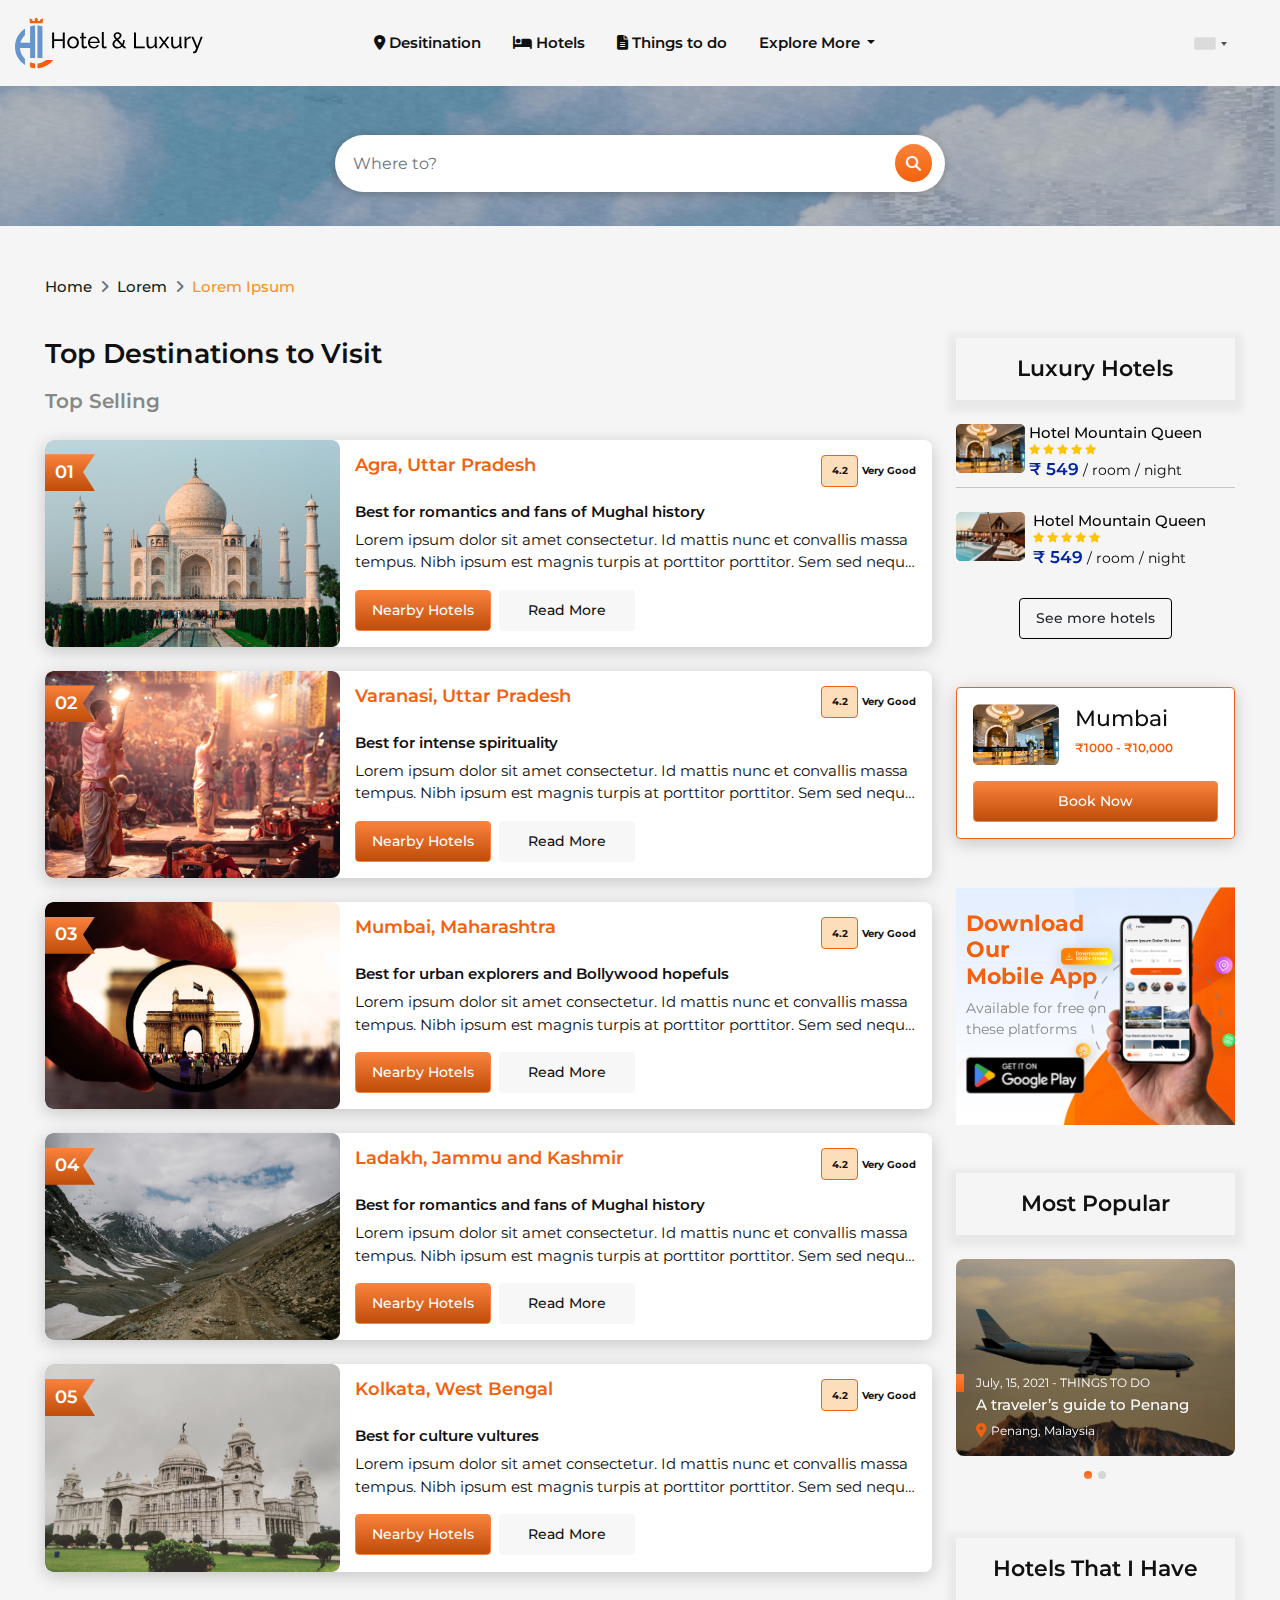
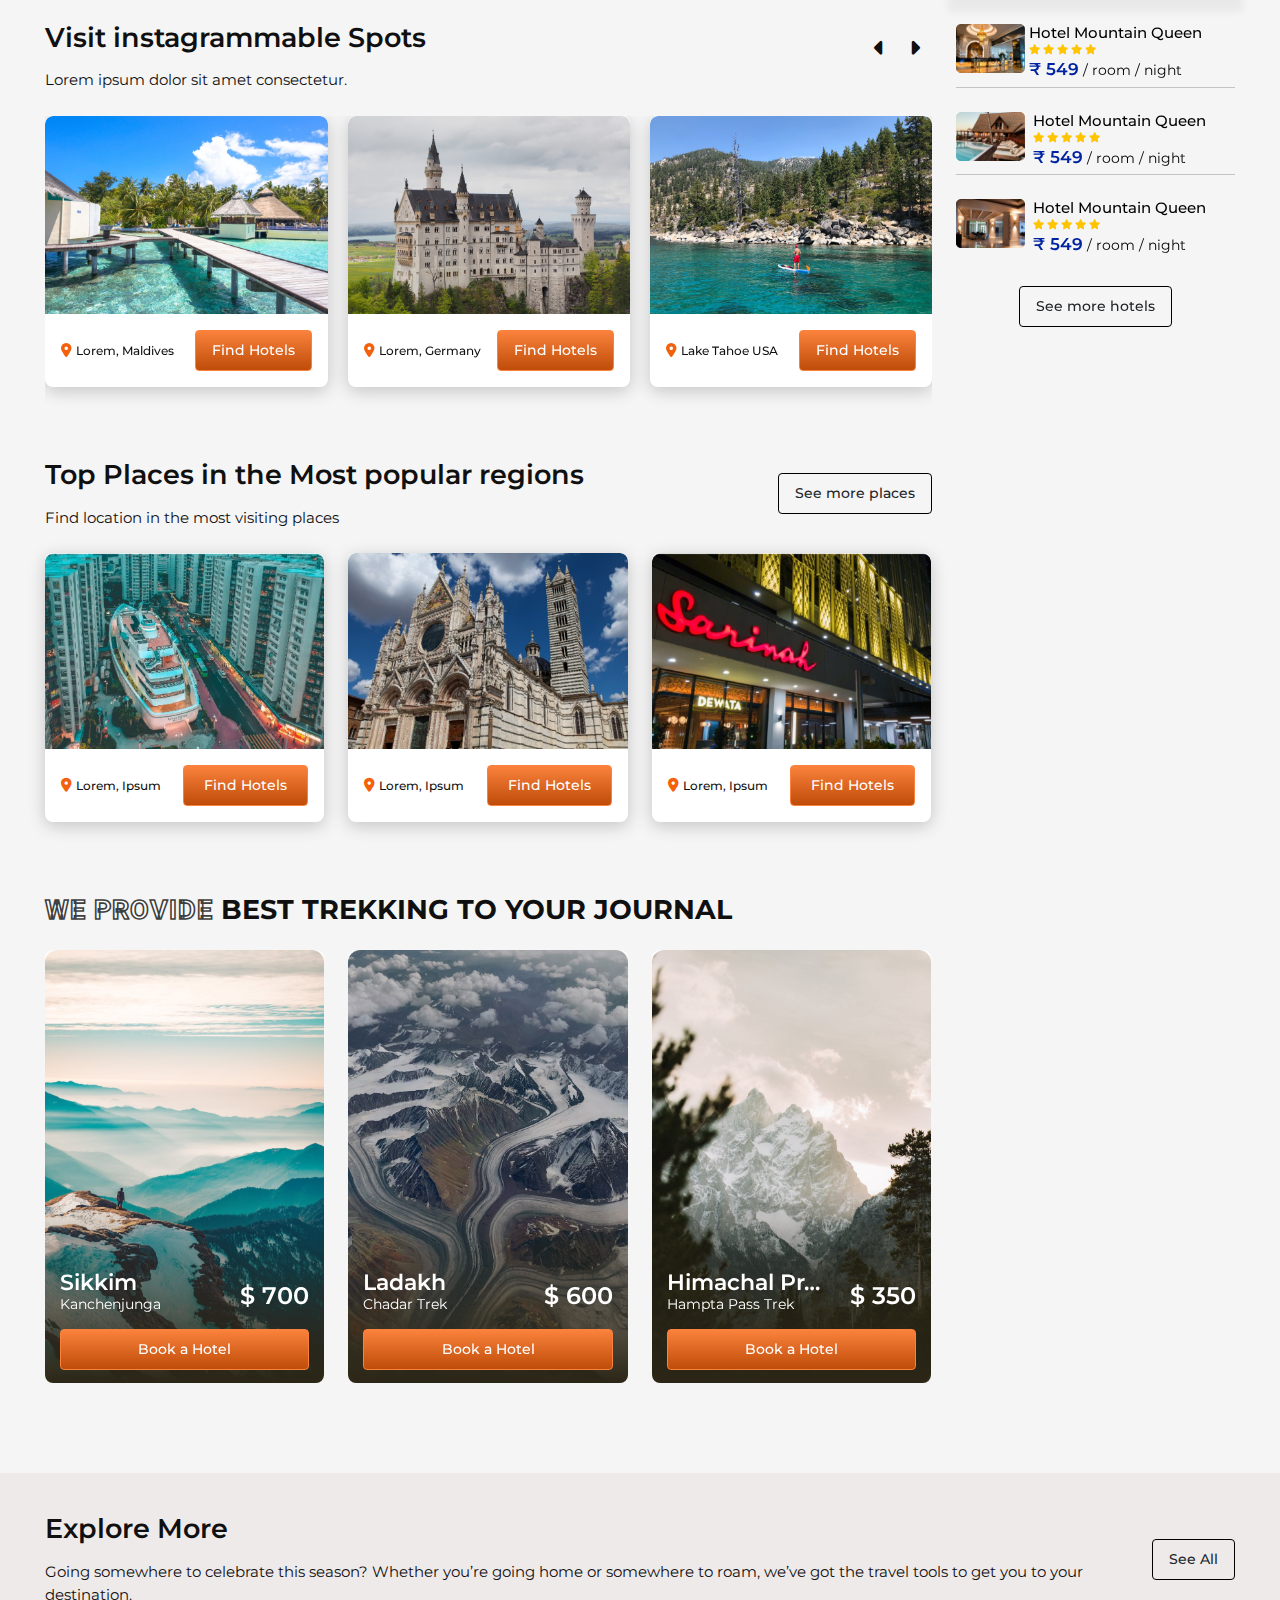
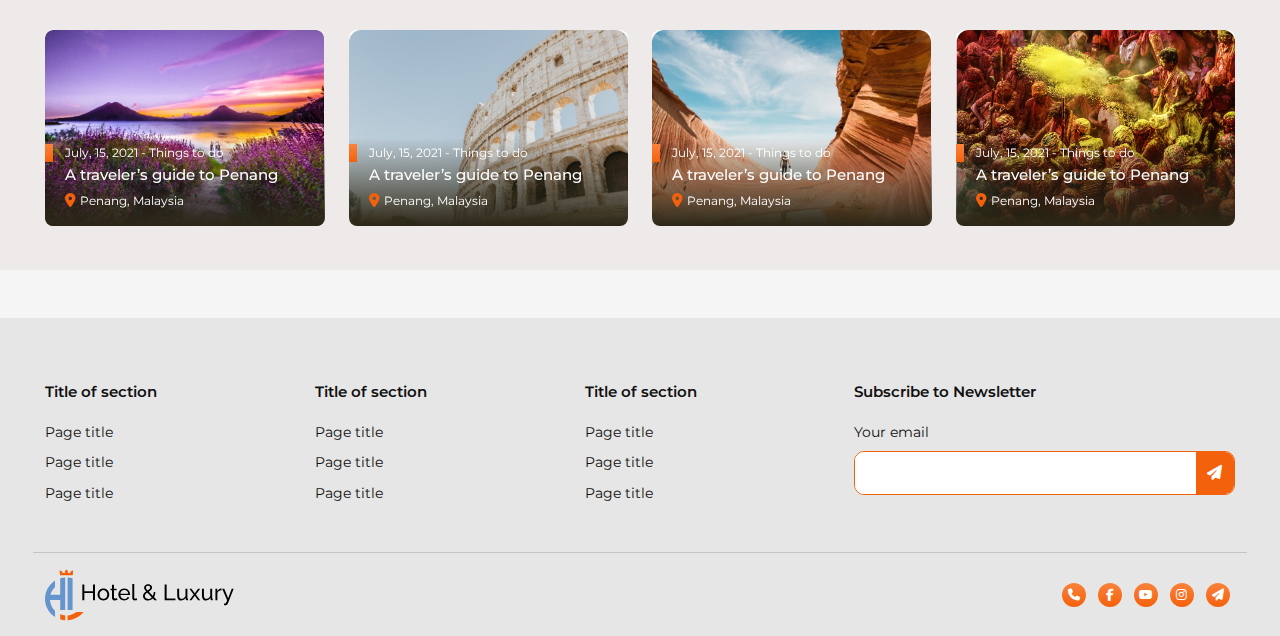
<file: destination.html>
<!DOCTYPE html>
<html lang="en">

<head>
    <meta charset="UTF-8">
    <meta name="viewport" content="width=device-width, initial-scale=1.0">
    <title>Hotel & Luxury</title>
    <link rel="stylesheet" href="https://cdnjs.cloudflare.com/ajax/libs/font-awesome/6.1.2/css/all.min.css">
    <link rel="stylesheet" href="./css/bootstrap.min.css">
    <link rel="stylesheet" href="./css/owl.carousel.min.css">
    <link rel="stylesheet" href="./css/owl.theme.default.min.css">
    <link rel="stylesheet" href="./css/countrySelect.css">
    <link rel="stylesheet" href="./scss/style.css">
</head>

<body>

    <header>
        <nav class="navbar navbar-expand-lg navbar-light p-0">
            <div class="navbar-wrap d-flex justify-content-between align-items-center flex-wrap">
                <a class="navbar-brand" href="index.html"><img src="./images/Hotel&Luxury.svg"
                        alt="Hotel & Luxury" class="img-fluid" loading="lazy"></a>
                <button class="navbar-toggler collapsed" type="button" data-bs-toggle="collapse"
                    data-bs-target="#navContent" aria-controls="navContent" aria-expanded="false"
                    aria-label="Toggle navigation">
                    <span class="navbar-toggler-icon"></span>
                </button>
                <div class="collapse navbar-collapse justify-content-between" id="navContent">
                    <ul class="navbar-nav mb-2 mb-lg-0">
                        <li class="nav-item">
                            <a class="nav-link nav-icon" aria-current="page" href="destination.html"><i
                                    class="fa-solid fa-location-dot me-1" aria-hidden="true"></i>Desitination</a>
                        </li>
                        <li class="nav-item">
                            <a class="nav-link nav-icon" href="hotels.html"><i class="fa-solid fa-bed me-1"
                                    aria-hidden="true"></i>Hotels</a>
                        </li>
                        <li class="nav-item">
                            <a class="nav-link nav-icon" href="explore.html"><i
                                    class="fa-solid fa-file-lines me-1" aria-hidden="true"></i>Things to do</a>
                        </li>
                        <li class="nav-item dropdown">
                            <a class="nav-link dropdown-toggle" href="javascript:void(0)" id="navbarDropdown"
                                role="button" data-bs-toggle="dropdown" aria-expanded="false">
                                Explore More
                            </a>
                            <ul class="dropdown-menu" aria-labelledby="navbarDropdown">
                                <li><a class="dropdown-item" href="destination-tab.html">India</a></li>
                                <li><a class="dropdown-item" href="explore-blogs.html">Blogs</a></li>
                                <li><a class="dropdown-item" href="javascript:void(0)">Something else here</a></li>
                            </ul>
                        </li>
                    </ul>
                    <ul class="nav-end d-flex align-items-center mb-0 p-0">
                        <li class="nav-end-list">
                            <div class="country-nav me-2 me-md-4">
                                <input id="country_selector" type="text" onchange="countryChange(this)">
                            </div>
                        </li>
                        <!-- <li class="nav-end-list"><img
                                src="https://ik.imagekit.io/syin0m2gb/man__2__i3ln6TXs17.png?ik-sdk-version=javascript-1.4.3&updatedAt=1673501029262"
                                alt="user" class="img-fluid w40 radius-100" loading="lazy"></li> -->
                    </ul>
                </div>
            </div>
        </nav>
    </header>

    <main>
        <section>
            <div class="hero hero-dest mb-50">
                <div class="container">
                    <div class="row">
                        <div class="col-md-7">
                            <div class="hero-desc">
                                <div class="mb-3 hero-desc-searchform d-flex align-items-center">
                                    <input type="email" class="form-control" id="placeSearch"
                                        aria-describedby="placeSearch" placeholder="Where to?">
                                    <a href="javascript:void(0)" class="hero-desc-searchform-icon">
                                        <i class="fa fa-search" aria-hidden="true"></i>
                                    </a>
                                </div>
                            </div>
                        </div>
                    </div>
                </div>
            </div>
        </section>
        <section>
            <div class="container mb-4">
                <div class="row">
                    <div class="col-12">
                        <nav aria-label="breadcrumb">
                            <ol class="breadcrumb">
                                <li class="breadcrumb-item"><a href="javascript:void(0)">Home</a></li>
                                <li class="breadcrumb-item"><a href="javascript:void(0)">Lorem</a></li>
                                <li class="breadcrumb-item active" aria-current="page">Lorem Ipsum</li>
                            </ol>
                        </nav>
                    </div>
                </div>
            </div>
        </section>
        <section>
            <div class="container">
                <div class="row mb-4">
                    <div class="col-md-9">
                        <div class="topdest mb-50">
                            <h1 class="mb-3">Top Destinations to Visit</h1>
                            <p class="font-20 font-600 text-grey mb-4">Top Selling</p>
                            <div class="topdest-card">
                                <div class="card radius8 overflow-hidden mb-4">
                                    <div class="card-body p-0">
                                        <div class="row g-0">
                                            <div class="col-md-4">
                                                <div class="topdest-card-left h-100">
                                                    <img src="./images/destination/taj_agra.jpg" alt="taj mahal"
                                                        class="img-fluid h-100" loading="lazy">
                                                    <div class="rank">
                                                        <h5 class="font-600 mb-0">01</h5>
                                                    </div>
                                                </div>
                                            </div>
                                            <div class="col-md-8">
                                                <div class="topdest-card-right">
                                                    <div class="d-flex justify-content-between mb-3">
                                                        <h5 class="text-orange font-600 mb-0">Agra, Uttar Pradesh</h5>
                                                        <p class="d-flex align-items-center font-10 font-700 mb-0"><span
                                                                class="rating">4.2</span>Very Good</p>
                                                    </div>
                                                    <h6 class="font-600">Best for romantics and fans of Mughal history
                                                    </h6>
                                                    <p class="line-clamp">Lorem ipsum dolor sit amet consectetur. Id mattis nunc et
                                                        convallis massa tempus. Nibh ipsum est magnis turpis at
                                                        porttitor porttitor. Sem sed neque elit ut eu.</p>
                                                    <div class="d-flex flex-wrap">
                                                        <a href="javascript:void(0)"
                                                            class="btn btn-main me-2 mb-2 mb-sm-0">Nearby Hotels</a>
                                                        <a href="javascript:void(0)"
                                                            class="btn btn-grey mb-2 mb-sm-0">Read More</a>
                                                    </div>
                                                </div>
                                            </div>
                                        </div>
                                    </div>
                                </div>
                                <div class="card radius8 overflow-hidden mb-4">
                                    <div class="card-body p-0">
                                        <div class="row g-0">
                                            <div class="col-md-4">
                                                <div class="topdest-card-left h-100">
                                                    <img src="./images/destination/varanasi.jpg" alt="varanasi"
                                                        class="img-fluid h-100" loading="lazy">
                                                    <div class="rank">
                                                        <h5 class="font-600 mb-0">02</h5>
                                                    </div>
                                                </div>
                                            </div>
                                            <div class="col-md-8">
                                                <div class="topdest-card-right">
                                                    <div class="d-flex justify-content-between mb-3">
                                                        <h5 class="text-orange font-600 mb-0">Varanasi, Uttar Pradesh
                                                        </h5>
                                                        <p class="d-flex align-items-center font-10 font-700 mb-0"><span
                                                                class="rating">4.2</span>Very Good</p>
                                                    </div>
                                                    <h6 class="font-600">Best for intense spirituality</h6>
                                                    <p class="line-clamp">Lorem ipsum dolor sit amet consectetur. Id mattis nunc et
                                                        convallis massa tempus. Nibh ipsum est magnis turpis at
                                                        porttitor porttitor. Sem sed neque elit ut eu.</p>
                                                    <div class="d-flex flex-wrap">
                                                        <a href="javascript:void(0)"
                                                            class="btn btn-main me-2 mb-2 mb-sm-0">Nearby Hotels</a>
                                                        <a href="javascript:void(0)"
                                                            class="btn btn-grey mb-2 mb-sm-0">Read More</a>
                                                    </div>
                                                </div>
                                            </div>
                                        </div>
                                    </div>
                                </div>
                                <div class="card radius8 overflow-hidden mb-4">
                                    <div class="card-body p-0">
                                        <div class="row g-0">
                                            <div class="col-md-4">
                                                <div class="topdest-card-left h-100">
                                                    <img src="./images/destination/mumbai.jpg" alt="mumbai"
                                                        class="img-fluid h-100" loading="lazy">
                                                    <div class="rank">
                                                        <h5 class="font-600 mb-0">03</h5>
                                                    </div>
                                                </div>
                                            </div>
                                            <div class="col-md-8">
                                                <div class="topdest-card-right">
                                                    <div class="d-flex justify-content-between mb-3">
                                                        <h5 class="text-orange font-600 mb-0">Mumbai, Maharashtra</h5>
                                                        <p class="d-flex align-items-center font-10 font-700 mb-0"><span
                                                                class="rating">4.2</span>Very Good</p>
                                                    </div>
                                                    <h6 class="font-600">Best for urban explorers and Bollywood hopefuls
                                                    </h6>
                                                    <p class="line-clamp">Lorem ipsum dolor sit amet consectetur. Id mattis nunc et
                                                        convallis massa tempus. Nibh ipsum est magnis turpis at
                                                        porttitor porttitor. Sem sed neque elit ut eu.</p>
                                                    <div class="d-flex flex-wrap">
                                                        <a href="javascript:void(0)"
                                                            class="btn btn-main me-2 mb-2 mb-sm-0">Nearby Hotels</a>
                                                        <a href="javascript:void(0)"
                                                            class="btn btn-grey mb-2 mb-sm-0">Read More</a>
                                                    </div>
                                                </div>
                                            </div>
                                        </div>
                                    </div>
                                </div>
                                <div class="card radius8 overflow-hidden mb-4">
                                    <div class="card-body p-0">
                                        <div class="row g-0">
                                            <div class="col-md-4">
                                                <div class="topdest-card-left h-100">
                                                    <img src="./images/destination/ladakh.jpg" alt="ladakh"
                                                        class="img-fluid h-100" loading="lazy">
                                                    <div class="rank">
                                                        <h5 class="font-600 mb-0">04</h5>
                                                    </div>
                                                </div>
                                            </div>
                                            <div class="col-md-8">
                                                <div class="topdest-card-right">
                                                    <div class="d-flex justify-content-between mb-3">
                                                        <h5 class="text-orange font-600 mb-0">Ladakh, Jammu and Kashmir
                                                        </h5>
                                                        <p class="d-flex align-items-center font-10 font-700 mb-0"><span
                                                                class="rating">4.2</span>Very Good</p>
                                                    </div>
                                                    <h6 class="font-600">Best for romantics and fans of Mughal history
                                                    </h6>
                                                    <p class="line-clamp">Lorem ipsum dolor sit amet consectetur. Id mattis nunc et
                                                        convallis massa tempus. Nibh ipsum est magnis turpis at
                                                        porttitor porttitor. Sem sed neque elit ut eu.</p>
                                                    <div class="d-flex flex-wrap">
                                                        <a href="javascript:void(0)"
                                                            class="btn btn-main me-2 mb-2 mb-sm-0">Nearby Hotels</a>
                                                        <a href="javascript:void(0)"
                                                            class="btn btn-grey mb-2 mb-sm-0">Read More</a>
                                                    </div>
                                                </div>
                                            </div>
                                        </div>
                                    </div>
                                </div>
                                <div class="card radius8 overflow-hidden mb-4">
                                    <div class="card-body p-0">
                                        <div class="row g-0">
                                            <div class="col-md-4">
                                                <div class="topdest-card-left h-100">
                                                    <img src="./images/destination/kolkata.jpg" alt="kolkata"
                                                        class="img-fluid h-100" loading="lazy">
                                                    <div class="rank">
                                                        <h5 class="font-600 mb-0">05</h5>
                                                    </div>
                                                </div>
                                            </div>
                                            <div class="col-md-8">
                                                <div class="topdest-card-right">
                                                    <div class="d-flex justify-content-between mb-3">
                                                        <h5 class="text-orange font-600 mb-0">Kolkata, West Bengal</h5>
                                                        <p class="d-flex align-items-center font-10 font-700 mb-0"><span
                                                                class="rating">4.2</span>Very Good</p>
                                                    </div>
                                                    <h6 class="font-600">Best for culture vultures</h6>
                                                    <p class="line-clamp">Lorem ipsum dolor sit amet consectetur. Id mattis nunc et
                                                        convallis massa tempus. Nibh ipsum est magnis turpis at
                                                        porttitor porttitor. Sem sed neque elit ut eu.</p>
                                                    <div class="d-flex flex-wrap">
                                                        <a href="javascript:void(0)"
                                                            class="btn btn-main me-2 mb-2 mb-sm-0">Nearby Hotels</a>
                                                        <a href="javascript:void(0)"
                                                            class="btn btn-grey mb-2 mb-sm-0">Read More</a>
                                                    </div>
                                                </div>
                                            </div>
                                        </div>
                                    </div>
                                </div>
                            </div>
                        </div>

                        <div class="insta mb-5">
                            <div class="row mb-4">
                                <div class="col-md-9">
                                    <div class="insta-desc">
                                        <h2 class="mb-3">Visit instagrammable Spots</h2>
                                        <p class="mb-md-0">Lorem ipsum dolor sit amet consectetur.</p>
                                    </div>
                                </div>
                            </div>
                            <div class="insta-card arrow-carousel owl-carousel owl-theme">
                                <div class="insta-card-slide mb-4">
                                    <div class="card radius8 overflow-hidden">
                                        <div class="card-body p-0">
                                            <img src="./images/maldives.jpg" alt="maldives" class="img-fluid" loading="lazy">
                                            <div
                                                class="insta-card-desc d-flex justify-content-between align-items-center flex-wrap flex-lg-nowrap p-3">
                                                <h6 class="d-flex align-items-baseline font-12 mb-lg-0"><i
                                                        class="fa-solid fa-location-dot d-block font-14 me-1 text-orange"
                                                        aria-hidden="true"></i>Lorem,
                                                    Maldives</h6>
                                                <a href="javascript:void(0)" class="btn btn-main">Find Hotels</a>
                                            </div>
                                        </div>
                                    </div>
                                </div>
                                <div class="insta-card-slide mb-4">
                                    <div class="card radius8 overflow-hidden">
                                        <div class="card-body p-0">
                                            <img src="./images/germany.jpg" alt="germany" class="img-fluid" loading="lazy">
                                            <div
                                                class="insta-card-desc d-flex justify-content-between align-items-center flex-wrap flex-lg-nowrap p-3">
                                                <h6 class="d-flex align-items-baseline font-12 mb-lg-0"><i
                                                        class="fa-solid fa-location-dot d-block font-14 me-1 text-orange"
                                                        aria-hidden="true"></i>Lorem,
                                                    Germany</h6>
                                                <a href="javascript:void(0)" class="btn btn-main">Find Hotels</a>
                                            </div>
                                        </div>
                                    </div>
                                </div>
                                <div class="insta-card-slide mb-4">
                                    <div class="card radius8 overflow-hidden">
                                        <div class="card-body p-0">
                                            <img src="./images/usa.jpg" alt="usa" class="img-fluid" loading="lazy">
                                            <div
                                                class="insta-card-desc d-flex justify-content-between align-items-center flex-wrap flex-lg-nowrap p-3">
                                                <h6 class="d-flex align-items-baseline font-12 mb-lg-0"><i
                                                        class="fa-solid fa-location-dot d-block font-14 me-1 text-orange"
                                                        aria-hidden="true"></i>Lake
                                                    Tahoe USA</h6>
                                                <a href="javascript:void(0)" class="btn btn-main">Find Hotels</a>
                                            </div>
                                        </div>
                                    </div>
                                </div>
                                <div class="insta-card-slide mb-4">
                                    <div class="card radius8 overflow-hidden">
                                        <div class="card-body p-0">
                                            <img src="./images/germany.jpg" alt="germany" class="img-fluid" loading="lazy">
                                            <div
                                                class="insta-card-desc d-flex justify-content-between align-items-center flex-wrap flex-lg-nowrap p-3">
                                                <h6 class="d-flex align-items-baseline font-12 mb-lg-0"><i
                                                        class="fa-solid fa-location-dot d-block font-14 me-1 text-orange"
                                                        aria-hidden="true"></i>Lorem,
                                                    Germany</h6>
                                                <a href="javascript:void(0)" class="btn btn-main">Find Hotels</a>
                                            </div>
                                        </div>
                                    </div>
                                </div>
                            </div>
                        </div>
                        <div class="interdestination mb-5">
                            <div class="row mb-4">
                                <div class="col-md-9">
                                    <div class="interdestination-desc">
                                        <h2 class="mb-3">Top Places in the Most popular regions</h2>
                                        <p class="mb-md-0">Find location in the most visiting places</p>
                                    </div>
                                </div>
                                <div class="col-md-3 d-flex align-items-center justify-content-md-end">
                                    <a href="javascript:void(0)" class="btn btn-outline-black">See more places</a>
                                </div>
                            </div>
                            <div class="interdestination-card">
                                <div class="row">
                                    <div class="col-md-4 mb-4">
                                        <div class="card radius8 overflow-hidden">
                                            <div class="card-body p-0">
                                                <img src="./images/lorem1.jpg" alt="Lorem Ipsum" class="img-fluid" loading="lazy">
                                                <div
                                                    class="interdestination-card-desc d-flex justify-content-between align-items-center flex-wrap flex-lg-nowrap p-3">
                                                    <h6 class="d-flex align-items-baseline font-12 mb-lg-0"><i
                                                            class="fa-solid fa-location-dot d-block font-14 me-1 text-orange"
                                                            aria-hidden="true"></i>Lorem,
                                                        Ipsum</h6>
                                                    <a href="javascript:void(0)" class="btn btn-main">Find Hotels</a>
                                                </div>
                                            </div>
                                        </div>
                                    </div>
                                    <div class="col-md-4 mb-4">
                                        <div class="card radius8 overflow-hidden">
                                            <div class="card-body p-0">
                                                <img src="./images/lorem2.jpg" alt="Lorem Ipsum" class="img-fluid" loading="lazy">
                                                <div
                                                    class="interdestination-card-desc d-flex justify-content-between align-items-center flex-wrap flex-lg-nowrap p-3">
                                                    <h6 class="d-flex align-items-baseline font-12 mb-lg-0"><i
                                                            class="fa-solid fa-location-dot d-block font-14 me-1 text-orange"
                                                            aria-hidden="true"></i>Lorem,
                                                        Ipsum</h6>
                                                    <a href="javascript:void(0)" class="btn btn-main">Find Hotels</a>
                                                </div>
                                            </div>
                                        </div>
                                    </div>
                                    <div class="col-md-4 mb-4">
                                        <div class="card radius8 overflow-hidden">
                                            <div class="card-body p-0">
                                                <img src="./images/lorem3.jpg" alt="Lorem Ipsum" class="img-fluid" loading="lazy">
                                                <div
                                                    class="interdestination-card-desc d-flex justify-content-between align-items-center flex-wrap flex-lg-nowrap p-3">
                                                    <h6 class="d-flex align-items-baseline font-12 mb-lg-0"><i
                                                            class="fa-solid fa-location-dot d-block font-14 me-1 text-orange"
                                                            aria-hidden="true"></i>Lorem,
                                                        Ipsum</h6>
                                                    <a href="javascript:void(0)" class="btn btn-main">Find Hotels</a>
                                                </div>
                                            </div>
                                        </div>
                                    </div>
                                </div>
                            </div>
                        </div>
                        <div class="trekking mb-50">
                            <h2 class="text-uppercase font-700 mb-4"><span class="stroke">we provide</span> best
                                trekking to your journal</h2>
                            <div class="row">
                                <div class="col-md-4 mb-3">
                                    <div class="trekking-card img-shadow">
                                        <img src="./images/destination/sikkim.jpg" alt="sikkim" class="img-fluid" loading="lazy">
                                        <div class="trekking-card-desc w-100">
                                            <div class="d-flex align-items-center justify-content-between flex-wrap mb-2">
                                                <h4 class="font-600"><span
                                                        class="text-ellipses w160 d-block">Sikkim</span> <span
                                                        class="d-block font-14 font-400">Kanchenjunga</span></h4>
                                                <span class="d-block font-24 font-600 text-nowrap">$ 700</span>
                                            </div>
                                            <a href="javascript:void(0)" class="btn btn-main w-100">Book a Hotel</a>
                                        </div>
                                    </div>
                                </div>
                                <div class="col-md-4 mb-3">
                                    <div class="trekking-card img-shadow">
                                        <img src="./images/destination/chadar.jpg" alt="chadar trek" class="img-fluid" loading="lazy">
                                        <div class="trekking-card-desc w-100">
                                            <div class="d-flex align-items-center justify-content-between flex-wrap mb-2">
                                                <h4 class="font-600"><span
                                                        class="text-ellipses w160 d-block">Ladakh</span> <span
                                                        class="d-block font-14 font-400">Chadar Trek</span></h4>
                                                <span class="d-block font-24 font-600 text-nowrap">$ 600</span>
                                            </div>
                                            <a href="javascript:void(0)" class="btn btn-main w-100">Book a Hotel</a>
                                        </div>
                                    </div>
                                </div>
                                <div class="col-md-4 mb-3">
                                    <div class="trekking-card img-shadow">
                                        <img src="./images/destination/himachal_pradesh.jpg" alt="himachal pradesh"
                                            class="img-fluid" loading="lazy">
                                        <div class="trekking-card-desc w-100">
                                            <div class="d-flex align-items-center justify-content-between flex-wrap mb-2">
                                                <h4 class="font-600"><span class="text-ellipses w160 d-block">Himachal
                                                        Pradesh</span> <span class="d-block font-14 font-400">Hampta
                                                        Pass Trek</span>
                                                </h4>
                                                <span class="d-block font-24 font-600 text-nowrap">$ 350</span>
                                            </div>
                                            <a href="javascript:void(0)" class="btn btn-main w-100">Book a Hotel</a>
                                        </div>
                                    </div>
                                </div>
                            </div>
                        </div>
                    </div>
                    <div class="col-md-3">
                        <div class="position-sticky sticky">
                            <div class="hotels-available mb-5">
                                <h4 class="shadow-card font-600 mb-4">Luxury Hotels</h4>
                                <div class="hotels-available-cards">
                                    <a href="javascript:void(0)" class="borderbottom-1x text-black d-block mb-4">
                                        <div class="row g-0">
                                            <div class="col-md-3">
                                                <img src="./images/hotel1.jpg" alt="hotel1"
                                                    class="img-fluid w-100 mb-2" loading="lazy">
                                            </div>
                                            <div class="col-md-9 ps-1">
                                                <h6 class="font-500 mb-0">Hotel Mountain Queen</h6>
                                                <div class="stars font-10 color-yellow">
                                                    <i class="fa-solid fa-star" aria-hidden="true"></i>
                                                    <i class="fa-solid fa-star" aria-hidden="true"></i>
                                                    <i class="fa-solid fa-star" aria-hidden="true"></i>
                                                    <i class="fa-solid fa-star" aria-hidden="true"></i>
                                                    <i class="fa-solid fa-star" aria-hidden="true"></i>
                                                </div>
                                                <p class="font-14 mb-1"><span>₹ 549</span> / room / night</p>
                                            </div>
                                        </div>
                                    </a>
                                    <a href="javascript:void(0)" class="text-black d-block mb-4">
                                        <div class="row g-0">
                                            <div class="col-md-3">
                                                <img src="./images/hotel2.jpg" alt="hotel2"
                                                    class="img-fluid w-100 mb-2" loading="lazy">
                                            </div>
                                            <div class="col-md-9 ps-2">
                                                <h6 class="font-500 mb-0">Hotel Mountain Queen</h6>
                                                <div class="stars font-10 color-yellow">
                                                    <i class="fa-solid fa-star" aria-hidden="true"></i>
                                                    <i class="fa-solid fa-star" aria-hidden="true"></i>
                                                    <i class="fa-solid fa-star" aria-hidden="true"></i>
                                                    <i class="fa-solid fa-star" aria-hidden="true"></i>
                                                    <i class="fa-solid fa-star" aria-hidden="true"></i>
                                                </div>
                                                <p class="font-14 mb-1"><span>₹ 549</span> / room / night</p>
                                            </div>
                                        </div>
                                    </a>
                                    <div class="d-flex justify-content-center">
                                        <a href="javascript:void(0)" class="btn btn-outline-black">See more hotels</a>
                                    </div>
                                </div>
                            </div>
                            <div class="ads-card mb-5">
                                <div class="card">
                                    <div class="card-body">
                                        <div class="row align-items-center mb-3 g-0">
                                            <div class="col-lg-5 pe-lg-3 mb-3 mb-lg-0">
                                                <div class="ads-card-left">
                                                    <img src="./images/destination/mumbai_card.jpg" alt="mumbai"
                                                        class="img-fluid w-100" loading="lazy">
                                                </div>
                                            </div>
                                            <div class="col-lg-7">
                                                <div class="ads-card-right">
                                                    <h4>Mumbai</h4>
                                                    <h6 class="font-12 font-600 text-orange">₹1000 - ₹10,000</h6>
                                                </div>
                                            </div>
                                        </div>
                                        <a href="javascript:void(0)" class="btn btn-main w-100">Book Now</a>
                                    </div>
                                </div>
                            </div>
                            <div class="app mb-5">
                                <a href="javascript:void(0)" class="app-cta">
                                    <img src="./images/destination/download_mobileapp.jpg" alt="Download Our Mobile App" class="img-fluid h250" loading="lazy">
                                    <div class="app-cta-desc">
                                        <h4 class="text-orange font-700">Download <span class="d-block">Our</span> Mobile App</h4>
                                        <p class="font-14">Available for free on <span class="d-block">these
                                                platforms</span></p>
                                        <img src="./images/google_play.svg" alt="google play" class="img-fluid" loading="lazy">
                                    </div>
                                </a>
                            </div>
                            <div class="most-popular mb-50">
                                <h4 class="shadow-card font-600 mb-4">Most Popular</h4>
                                <div class="most-popular-carousel owl-carousel owl-theme">
                                    <a href="javascript:void(0)" class="most-popular-desc d-block">
                                        <img src="./images/most_popular.jpg" alt="most popular" class="img-fluid" loading="lazy">
                                        <div class="most-popular-desc-block text-white">
                                            <p class="left-bdr mb-1 font-12">July, 15, 2021 - <span
                                                    class="text-uppercase">Things to do</span></p>
                                            <h6>A traveler’s guide to Penang</h6>
                                            <p class="d-flex align-items-baseline font-12"><i
                                                    class="fa-solid fa-location-dot d-block font-14 me-1 text-orange"
                                                    aria-hidden="true"></i>Penang,
                                                Malaysia</p>
                                        </div>
                                    </a>
                                    <a href="javascript:void(0)" class="most-popular-desc d-block">
                                        <img src="./images/most_popular.jpg" alt="most popular" class="img-fluid" loading="lazy">
                                        <div class="most-popular-desc-block text-white">
                                            <p class="left-bdr mb-1 font-12">July, 15, 2021 - <span
                                                    class="text-uppercase">Things to do</span></p>
                                            <h6>A traveler’s guide to Penang</h6>
                                            <p class="d-flex align-items-baseline font-12"><i
                                                    class="fa-solid fa-location-dot d-block font-14 me-1 text-orange"
                                                    aria-hidden="true"></i>Penang,
                                                Malaysia</p>
                                        </div>
                                    </a>
                                </div>
                            </div>
                            <div class="hotels-available">
                                <h4 class="shadow-card font-600 mb-4">Hotels That I Have</h4>
                                <div class="hotels-available-cards mb-5">
                                    <a href="javascript:void(0)" class="borderbottom-1x text-black d-block mb-4">
                                        <div class="row g-0">
                                            <div class="col-md-3">
                                                <img src="./images/hotel1.jpg" alt="hotel1"
                                                    class="img-fluid w-100 mb-2" loading="lazy">
                                            </div>
                                            <div class="col-md-9 ps-1">
                                                <h6 class="font-500 mb-0">Hotel Mountain Queen</h6>
                                                <div class="stars font-10 color-yellow">
                                                    <i class="fa-solid fa-star" aria-hidden="true"></i>
                                                    <i class="fa-solid fa-star" aria-hidden="true"></i>
                                                    <i class="fa-solid fa-star" aria-hidden="true"></i>
                                                    <i class="fa-solid fa-star" aria-hidden="true"></i>
                                                    <i class="fa-solid fa-star" aria-hidden="true"></i>
                                                </div>
                                                <p class="font-14 mb-1"><span>₹ 549</span> / room / night</p>
                                            </div>
                                        </div>
                                    </a>
                                    <a href="javascript:void(0)" class="borderbottom-1x text-black d-block mb-4">
                                        <div class="row g-0">
                                            <div class="col-md-3">
                                                <img src="./images/hotel2.jpg" alt="hotel2"
                                                    class="img-fluid w-100 mb-2" loading="lazy">
                                            </div>
                                            <div class="col-md-9 ps-2">
                                                <h6 class="font-500 mb-0">Hotel Mountain Queen</h6>
                                                <div class="stars font-10 color-yellow">
                                                    <i class="fa-solid fa-star" aria-hidden="true"></i>
                                                    <i class="fa-solid fa-star" aria-hidden="true"></i>
                                                    <i class="fa-solid fa-star" aria-hidden="true"></i>
                                                    <i class="fa-solid fa-star" aria-hidden="true"></i>
                                                    <i class="fa-solid fa-star" aria-hidden="true"></i>
                                                </div>
                                                <p class="font-14 mb-1"><span>₹ 549</span> / room / night</p>
                                            </div>
                                        </div>
                                    </a>
                                    <a href="javascript:void(0)" class="text-black d-block mb-4">
                                        <div class="row g-0">
                                            <div class="col-md-3">
                                                <img src="./images/hotel3.jpg" alt="hotel3"
                                                    class="img-fluid w-100 mb-2" loading="lazy">
                                            </div>
                                            <div class="col-md-9 ps-2">
                                                <h6 class="font-500 mb-0">Hotel Mountain Queen</h6>
                                                <div class="stars font-10 color-yellow">
                                                    <i class="fa-solid fa-star" aria-hidden="true"></i>
                                                    <i class="fa-solid fa-star" aria-hidden="true"></i>
                                                    <i class="fa-solid fa-star" aria-hidden="true"></i>
                                                    <i class="fa-solid fa-star" aria-hidden="true"></i>
                                                    <i class="fa-solid fa-star" aria-hidden="true"></i>
                                                </div>
                                                <p class="font-14 mb-1"><span>₹ 549</span> / room / night</p>
                                            </div>
                                        </div>
                                    </a>
                                    <div class="d-flex justify-content-center">
                                        <a href="javascript:void(0)" class="btn btn-outline-black">See more hotels</a>
                                    </div>
                                </div>
                            </div>
                        </div>
                    </div>
                </div>
            </div>
        </section>
        <section>
            <div class="explore-more mb-4 mb-md-5">
                <div class="container">
                    <div class="our-blog">
                        <div class="row mb-4">
                            <div class="col-md-11">
                                <div class="our-blog-title">
                                    <h2 class="mb-3">Explore More</h2>
                                    <p class="mb-md-0">Going somewhere to celebrate this season? Whether you’re going
                                        home or somewhere to roam, we’ve got the travel tools to get you to your
                                        destination.</p>
                                </div>
                            </div>
                            <div class="col-md-1 d-flex justify-content-md-end align-items-center">
                                <a href="javascript:void(0)" class="btn btn-outline-black">See All</a>
                            </div>
                        </div>
                        <div class="row">
                            <div class="col-md-3 mb-4">
                                <a href="javascript:void(0)" class="our-blog-right position-relative img-shadow">
                                    <img src="./images/guide1.jpg" alt="guide1" class="img-fluid" loading="lazy">
                                    <div class="our-blog-right-wrap our-blog-desc text-white">
                                        <p class="left-bdr mb-1 font-12">July, 15, 2021 - Things to do
                                        </p>
                                        <h6>A traveler’s guide to Penang</h6>
                                        <p class="d-flex align-items-baseline font-12"><i
                                                class="fa-solid fa-location-dot d-block font-14 me-1 text-orange"
                                                aria-hidden="true"></i>Penang,
                                            Malaysia</p>
                                    </div>
                                    <div class="our-blog-right-wrap our-blog-hover text-white">
                                        <h6 class="mb-3">A traveler’s guide to Penang</h6>
                                        <p class="d-flex justify-content-between mb-3 font-12"><span class="font-600">By
                                                Grace Geller</span><span>July 30.
                                                2023</span></p>
                                        <span class="btn btn-white w-100">Read More</span>
                                    </div>
                                </a>
                            </div>
                            <div class="col-md-3 mb-4">
                                <a href="javascript:void(0)" class="our-blog-right position-relative img-shadow">
                                    <img src="./images/guide2.jpg" alt="guide2" class="img-fluid" loading="lazy">
                                    <div class="our-blog-right-wrap our-blog-desc text-white">
                                        <p class="left-bdr mb-1 font-12">July, 15, 2021 - Things to do
                                        </p>
                                        <h6>A traveler’s guide to Penang</h6>
                                        <p class="d-flex align-items-baseline font-12"><i
                                                class="fa-solid fa-location-dot d-block font-14 me-1 text-orange"
                                                aria-hidden="true"></i>Penang,
                                            Malaysia</p>
                                    </div>
                                    <div class="our-blog-right-wrap our-blog-hover text-white">
                                        <h6 class="mb-3">A traveler’s guide to Penang</h6>
                                        <p class="d-flex justify-content-between mb-3 font-12"><span class="font-600">By
                                                Grace Geller</span><span>July 30.
                                                2023</span></p>
                                        <span class="btn btn-white w-100">Read More</span>
                                    </div>
                                </a>
                            </div>
                            <div class="col-md-3 mb-4">
                                <a href="javascript:void(0)" class="our-blog-right position-relative img-shadow">
                                    <img src="./images/guide4.jpg" alt="guide4" class="img-fluid" loading="lazy">
                                    <div class="our-blog-right-wrap our-blog-desc text-white">
                                        <p class="left-bdr mb-1 font-12">July, 15, 2021 - Things to do
                                        </p>
                                        <h6>A traveler’s guide to Penang</h6>
                                        <p class="d-flex align-items-baseline font-12"><i
                                                class="fa-solid fa-location-dot d-block font-14 me-1 text-orange"
                                                aria-hidden="true"></i>Penang,
                                            Malaysia</p>
                                    </div>
                                    <div class="our-blog-right-wrap our-blog-hover text-white">
                                        <h6 class="mb-3">A traveler’s guide to Penang</h6>
                                        <p class="d-flex justify-content-between mb-3 font-12"><span class="font-600">By
                                                Grace Geller</span><span>July 30.
                                                2023</span></p>
                                        <span class="btn btn-white w-100">Read More</span>
                                    </div>
                                </a>
                            </div>
                            <div class="col-md-3 mb-4">
                                <a href="javascript:void(0)" class="our-blog-right position-relative img-shadow">
                                    <img src="./images/guide5.jpg" alt="guide5" class="img-fluid" loading="lazy">
                                    <div class="our-blog-right-wrap our-blog-desc text-white">
                                        <p class="left-bdr mb-1 font-12">July, 15, 2021 - Things to do
                                        </p>
                                        <h6>A traveler’s guide to Penang</h6>
                                        <p class="d-flex align-items-baseline font-12"><i
                                                class="fa-solid fa-location-dot d-block font-14 me-1 text-orange"
                                                aria-hidden="true"></i>Penang,
                                            Malaysia</p>
                                    </div>
                                    <div class="our-blog-right-wrap our-blog-hover text-white">
                                        <h6 class="mb-3">A traveler’s guide to Penang</h6>
                                        <p class="d-flex justify-content-between mb-3 font-12"><span class="font-600">By
                                                Grace Geller</span><span>July 30.
                                                2023</span></p>
                                        <span class="btn btn-white w-100">Read More</span>
                                    </div>
                                </a>
                            </div>
                        </div>
                    </div>
                </div>
            </div>
        </section>
    </main>

    <footer>
        <div class="footer">
            <div class="container">
                <div class="row justify-content-between bottom-border mb-3 pb-3">
                    <div class="col-4 col-md-2 mb-3">
                        <div class="footer-list">
                            <h6>Title of section</h6>
                            <ul class="p-0">
                                <li class="mb-2"><a href="javascript:void(0)" class="footer-list-cta">Page title</a>
                                </li>
                                <li class="mb-2"><a href="javascript:void(0)" class="footer-list-cta">Page title</a>
                                </li>
                                <li class="mb-2"><a href="javascript:void(0)" class="footer-list-cta">Page title</a>
                                </li>
                            </ul>
                        </div>
                    </div>
                    <div class="col-4 col-md-2 mb-3">
                        <div class="footer-list">
                            <h6>Title of section</h6>
                            <ul class="p-0">
                                <li class="mb-2"><a href="javascript:void(0)" class="footer-list-cta">Page title</a>
                                </li>
                                <li class="mb-2"><a href="javascript:void(0)" class="footer-list-cta">Page title</a>
                                </li>
                                <li class="mb-2"><a href="javascript:void(0)" class="footer-list-cta">Page title</a>
                                </li>
                            </ul>
                        </div>
                    </div>
                    <div class="col-4 col-md-2 mb-3">
                        <div class="footer-list">
                            <h6>Title of section</h6>
                            <ul class="p-0">
                                <li class="mb-2"><a href="javascript:void(0)" class="footer-list-cta">Page title</a>
                                </li>
                                <li class="mb-2"><a href="javascript:void(0)" class="footer-list-cta">Page title</a>
                                </li>
                                <li class="mb-2"><a href="javascript:void(0)" class="footer-list-cta">Page title</a>
                                </li>
                            </ul>
                        </div>
                    </div>
                    <div class="col-md-4">
                        <div class="footer-subscribe">
                            <h6>Subscribe to Newsletter</h6>
                            <div class="footer-subscribe-form mb-3">
                                <label for="subscribeMail" class="form-label">Your email</label>
                                <div class="footer-subscribe-form-input input-group align-items-center">
                                    <input type="email" class="form-control" id="subscribeMail"
                                        aria-describedby="emailHelp">
                                    <a href="javascript:void(0)" class="d-flex align-items-center"><i
                                            class="fa-solid fa-paper-plane" aria-hidden="true"></i></a>
                                </div>
                            </div>
                        </div>
                    </div>
                </div>
                <div class="row align-items-center justify-content-between">
                    <div class="col-5 col-sm-6 col-md-3">
                        <a href="javascript:void(0)"><img src="./images/Hotel&Luxury.svg" alt="hotel & luxury"
                                class="img-fluid w190" loading="lazy"></a>
                    </div>
                    <div class="col-6 col-sm-6 col-md-3 col-xl-2">
                        <ul class="d-flex justify-content-sm-between justify-content-start footer-social flex-wrap mb-0 p-0">
                            <li>
                                <a href="javascript:void(0)"><i class="fa-solid fa-phone" aria-hidden="true"></i></a>
                            </li>
                            <li>
                                <a href="javascript:void(0)"><i class="fa-brands fa-facebook-f"></i></a>
                            </li>
                            <li>
                                <a href="javascript:void(0)"><i class="fa-brands fa-youtube" aria-hidden="true"></i></a>
                            </li>
                            <li>
                                <a href="javascript:void(0)"><i class="fa-brands fa-instagram"
                                        aria-hidden="true"></i></a>
                            </li>
                            <li>
                                <a href="javascript:void(0)"><i class="fa-solid fa-paper-plane"
                                        aria-hidden="true"></i></a>
                            </li>
                        </ul>
                    </div>
                </div>
            </div>
        </div>
    </footer>

    <script type="text/javascript" src="./js/jquery-3.6.1.min.js"></script>
    <script type="text/javascript" src="./js/bootstrap.bundle.js"></script>
    <script type="text/javascript" src="./js/owl.carousel.min.js"></script>
    <script type="text/javascript" src="./js/countrySelect.js"></script>
    <script type="text/javascript" src="./js/custom.js"></script>


</body>

</html>
</file>
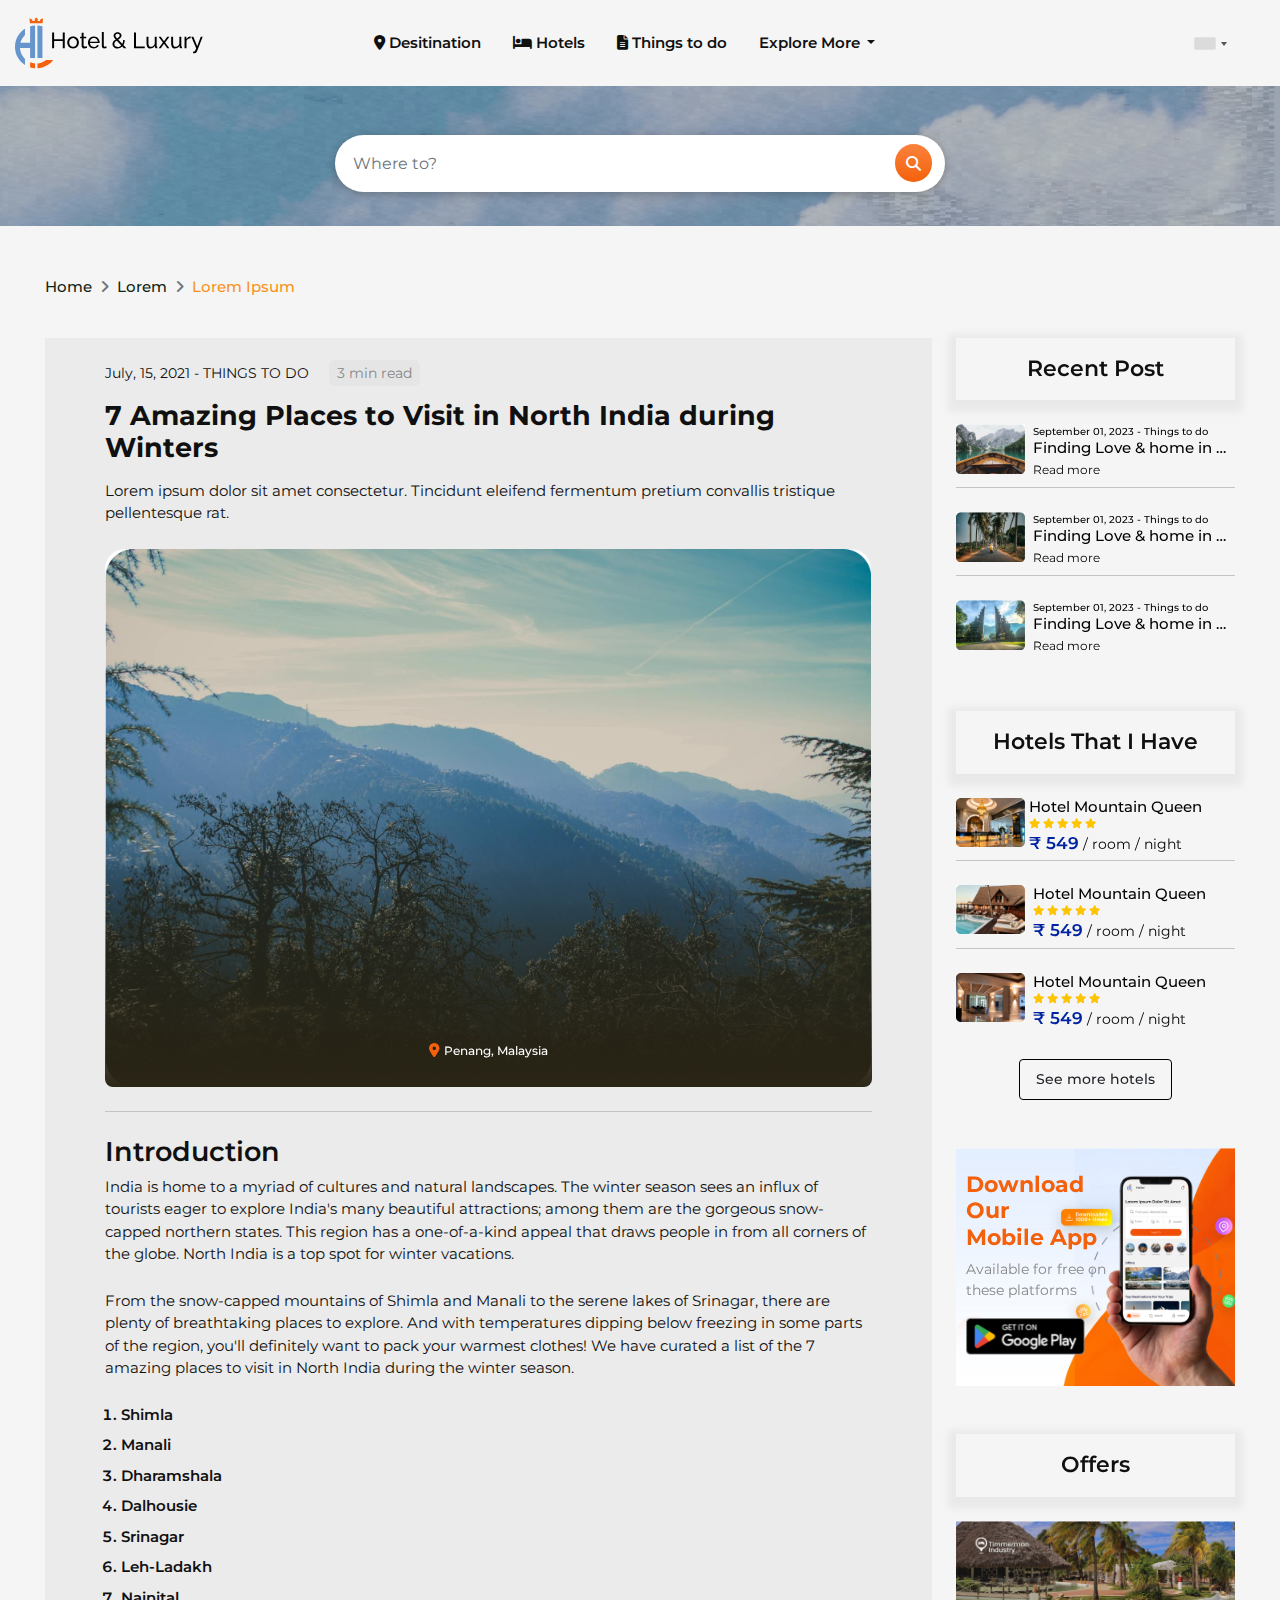
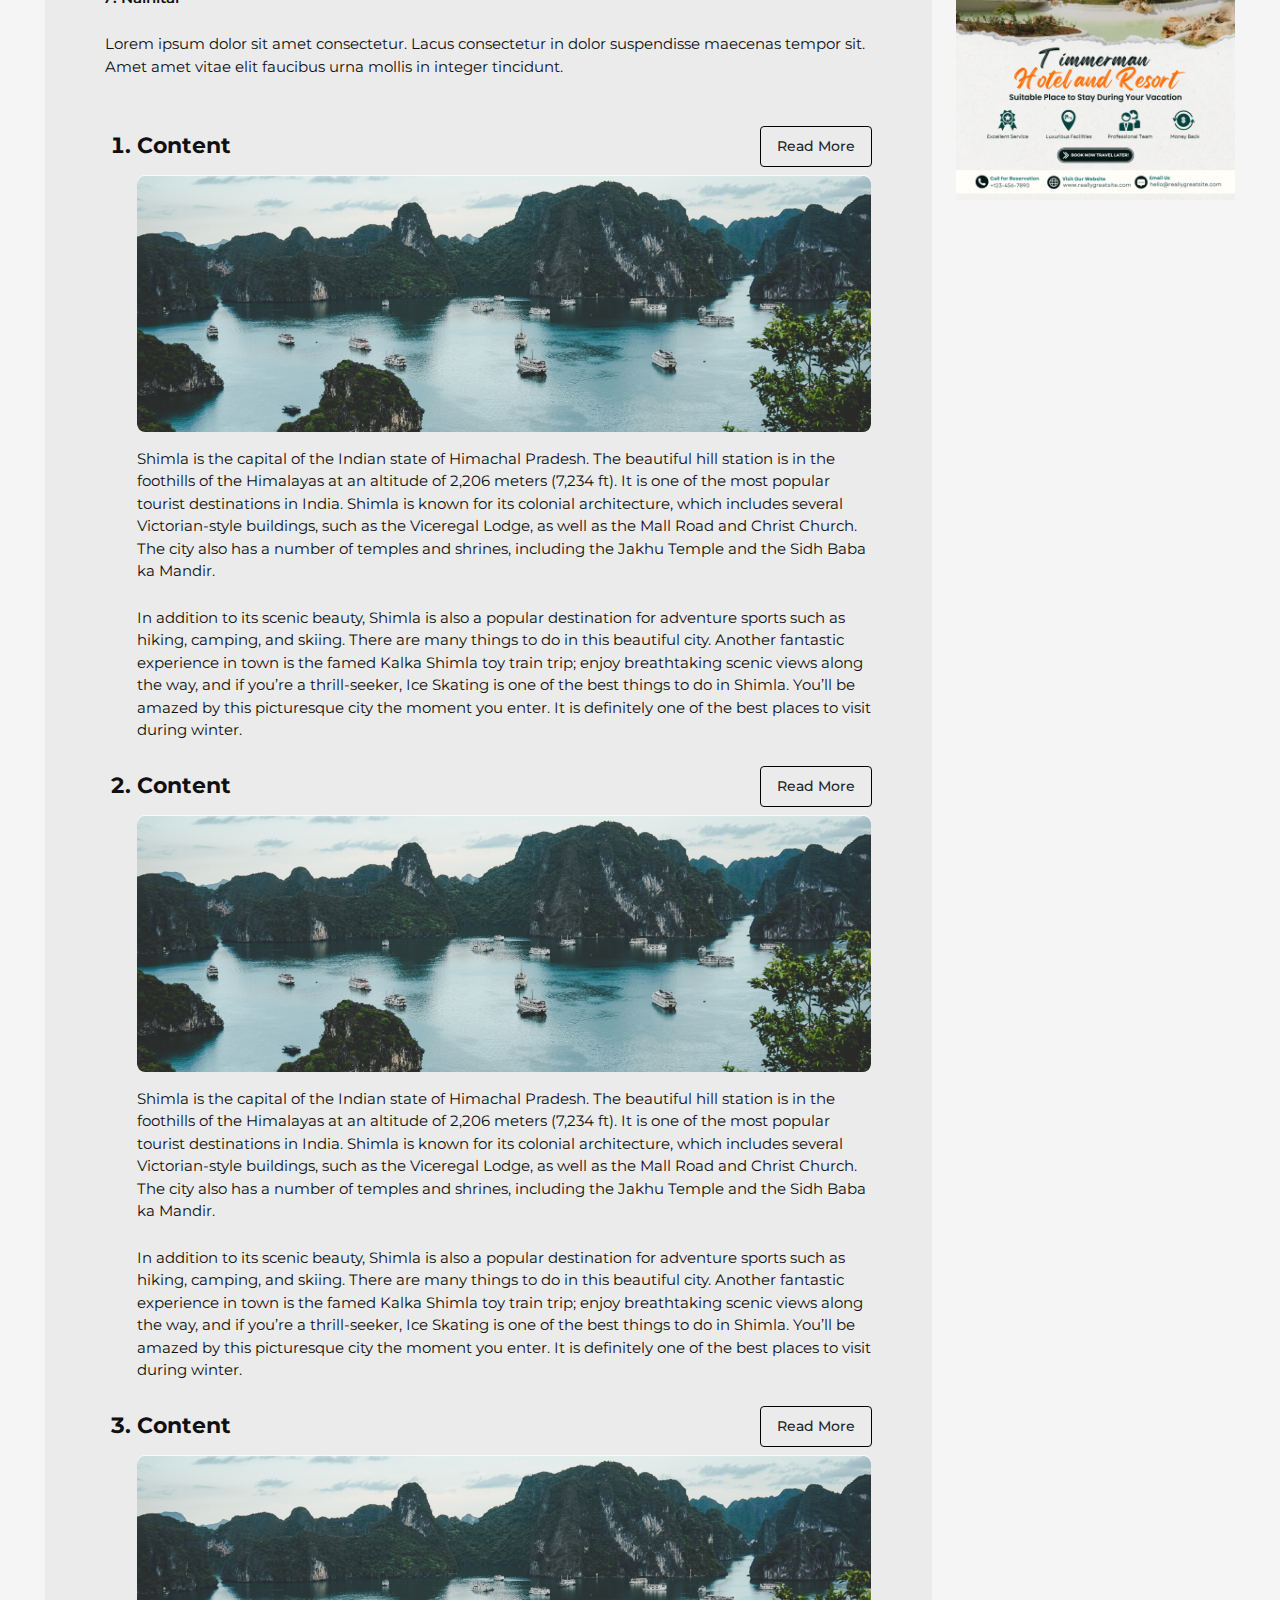
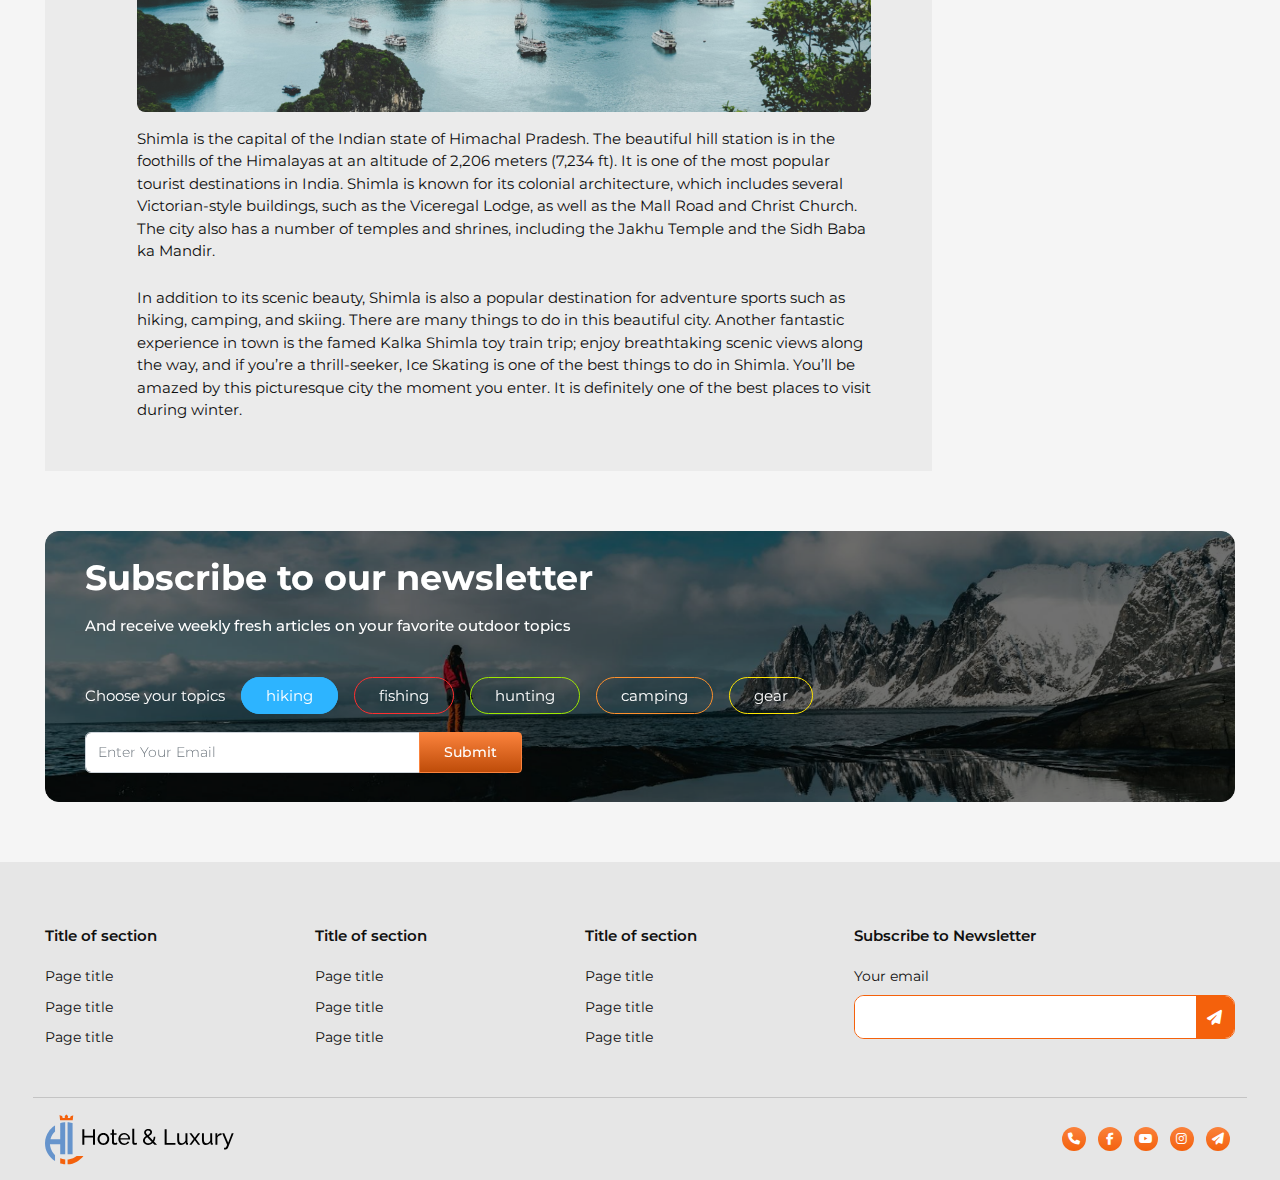
<file: explore-blogs.html>
<!DOCTYPE html>
<html lang="en">

<head>
    <meta charset="UTF-8">
    <meta name="viewport" content="width=device-width, initial-scale=1.0">
    <title>Hotel & Luxury</title>
    <link rel="stylesheet" href="https://cdnjs.cloudflare.com/ajax/libs/font-awesome/6.1.2/css/all.min.css">
    <link rel="stylesheet" href="./css/bootstrap.min.css">
    <link rel="stylesheet" href="./css/owl.carousel.min.css">
    <link rel="stylesheet" href="./css/owl.theme.default.min.css">
    <link rel="stylesheet" href="./css/countrySelect.css">
    <link rel="stylesheet" href="./scss/style.css">
</head>

<body>

    <header>
        <nav class="navbar navbar-expand-lg navbar-light p-0">
            <div class="navbar-wrap d-flex justify-content-between align-items-center flex-wrap">
                <a class="navbar-brand" href="index.html"><img src="./images/Hotel&Luxury.svg"
                        alt="Hotel & Luxury" class="img-fluid" loading="lazy"></a>
                <button class="navbar-toggler collapsed" type="button" data-bs-toggle="collapse"
                    data-bs-target="#navContent" aria-controls="navContent" aria-expanded="false"
                    aria-label="Toggle navigation">
                    <span class="navbar-toggler-icon"></span>
                </button>
                <div class="collapse navbar-collapse justify-content-between" id="navContent">
                    <ul class="navbar-nav mb-2 mb-lg-0">
                        <li class="nav-item">
                            <a class="nav-link nav-icon" aria-current="page" href="destination.html"><i
                                    class="fa-solid fa-location-dot me-1" aria-hidden="true"></i>Desitination</a>
                        </li>
                        <li class="nav-item">
                            <a class="nav-link nav-icon" href="hotels.html"><i class="fa-solid fa-bed me-1"
                                    aria-hidden="true"></i>Hotels</a>
                        </li>
                        <li class="nav-item">
                            <a class="nav-link nav-icon" href="explore.html"><i
                                    class="fa-solid fa-file-lines me-1" aria-hidden="true"></i>Things to do</a>
                        </li>
                        <li class="nav-item dropdown">
                            <a class="nav-link dropdown-toggle" href="javascript:void(0)" id="navbarDropdown"
                                role="button" data-bs-toggle="dropdown" aria-expanded="false">
                                Explore More
                            </a>
                            <ul class="dropdown-menu" aria-labelledby="navbarDropdown">
                                <li><a class="dropdown-item" href="destination-tab.html">India</a></li>
                                <li><a class="dropdown-item" href="explore-blogs.html">Blogs</a></li>
                                <li><a class="dropdown-item" href="javascript:void(0)">Something else here</a></li>
                            </ul>
                        </li>
                    </ul>
                    <ul class="nav-end d-flex align-items-center mb-0 p-0">
                        <li class="nav-end-list">
                            <div class="country-nav me-2 me-md-4">
                                <input id="country_selector" type="text" onchange="countryChange(this)">
                            </div>
                        </li>
                        <!-- <li class="nav-end-list"><img
                                src="https://ik.imagekit.io/syin0m2gb/man__2__i3ln6TXs17.png?ik-sdk-version=javascript-1.4.3&updatedAt=1673501029262"
                                alt="user" class="img-fluid w40 radius-100" loading="lazy"></li> -->
                    </ul>
                </div>
            </div>
        </nav>
    </header>

    <main>
        <section>
            <div class="hero hero-dest mb-50">
                <div class="container">
                    <div class="row">
                        <div class="col-md-7">
                            <div class="hero-desc">
                                <div class="mb-3 hero-desc-searchform d-flex align-items-center">
                                    <input type="email" class="form-control" id="placeSearch"
                                        aria-describedby="placeSearch" placeholder="Where to?">
                                    <a href="javascript:void(0)" class="hero-desc-searchform-icon">
                                        <i class="fa fa-search" aria-hidden="true"></i>
                                    </a>
                                </div>
                            </div>
                        </div>
                    </div>
                </div>
            </div>
        </section>
        <section>
            <div class="container mb-4">
                <div class="row">
                    <div class="col-12">
                        <nav aria-label="breadcrumb">
                            <ol class="breadcrumb">
                                <li class="breadcrumb-item"><a href="javascript:void(0)">Home</a></li>
                                <li class="breadcrumb-item"><a href="javascript:void(0)">Lorem</a></li>
                                <li class="breadcrumb-item active" aria-current="page">Lorem Ipsum</li>
                            </ol>
                        </nav>
                    </div>
                </div>
            </div>
        </section>

        <section>
            <div class="container">
                <div class="row">
                    <div class="col-md-9">
                        <div class="explore-blogs">
                            <div class="explore-blogs-head pb-4 mb-4">
                                <p class="font-14">July, 15, 2021 - <span class="text-uppercase">Things to do</span>
                                    <span class="explore-blogs-head-time ms-3">3 min read</span>
                                </p>
                                <h1 class="font-700 mb-3">7 Amazing Places to Visit in North India during Winters</h1>
                                <p class="mb-4">Lorem ipsum dolor sit amet consectetur. Tincidunt eleifend fermentum
                                    pretium convallis tristique pellentesque rat.</p>
                                <div class="explore-blogs-head-loc img-shadow">
                                    <img src="./images/explore/penang.jpg" alt="penang"
                                    class="img-fluid radius20 overflow-hidden" loading="lazy">
                                    <p class="d-flex align-items-baseline justify-content-center text-white font-12 font-500 mb-0"><i class="fa-solid fa-location-dot d-block font-14 me-1 text-orange" aria-hidden="true"></i>Penang,
                                        Malaysia</p>
                                </div>
                            </div>
                            <div class="explore-blogs-intro mb-5">
                                <h2>Introduction</h2>
                                <p class="mb-4">India is home to a myriad of cultures and natural landscapes. The winter
                                    season sees an influx of tourists eager to explore India's many beautiful
                                    attractions; among them are the gorgeous snow-capped northern states. This region
                                    has a one-of-a-kind appeal that draws people in from all corners of the globe. North
                                    India is a top spot for winter vacations.</p>
                                <p class="mb-4">From the snow-capped mountains of Shimla and Manali to the serene lakes
                                    of Srinagar, there are plenty of breathtaking places to explore. And with
                                    temperatures dipping below freezing in some parts of the region, you'll definitely
                                    want to pack your warmest clothes! We have curated a list of the 7 amazing places to
                                    visit in North India during the winter season.</p>
                                <ul class="ps-3 num mb-4">
                                    <li class="font-600 mb-2">Shimla</li>
                                    <li class="font-600 mb-2">Manali</li>
                                    <li class="font-600 mb-2">Dharamshala</li>
                                    <li class="font-600 mb-2">Dalhousie</li>
                                    <li class="font-600 mb-2">Srinagar</li>
                                    <li class="font-600 mb-2">Leh-Ladakh</li>
                                    <li class="font-600 mb-2">Nainital</li>
                                </ul>
                                <p class="">Lorem ipsum dolor sit amet consectetur. Lacus consectetur in dolor suspendisse maecenas tempor sit. Amet amet vitae elit faucibus urna mollis in integer tincidunt.</p>
                            </div>
                            <div class="explore-blogs-body">
                                <ul class="num bold24">
                                    <li class="mb-4">
                                        <div class="d-flex align-items-center justify-content-between flex-wrap mb-2">
                                            <h4 class="font-700 mb-0">Content</h4>
                                            <a href="javascript:void(0)" class="btn btn-outline-black">Read More</a>
                                        </div>
                                        <img src="./images/blogs/blog1.jpg" alt="blog1" class="img-fluid radius8 mb-3" loading="lazy">
                                        <p class="mb-4">Shimla is the capital of the Indian state of Himachal Pradesh. The beautiful hill station is in the foothills of the Himalayas at an altitude of 2,206 meters (7,234 ft). It is one of the most popular tourist destinations in India. Shimla is known for its colonial architecture, which includes several Victorian-style buildings, such as the Viceregal Lodge, as well as the Mall Road and Christ Church. The city also has a number of temples and shrines, including the Jakhu Temple and the Sidh Baba ka Mandir.</p>
                                        <p class="">In addition to its scenic beauty, Shimla is also a popular destination for adventure sports such as hiking, camping, and skiing. There are many things to do in this beautiful city. Another fantastic experience in town is the famed Kalka Shimla toy train trip; enjoy breathtaking scenic views along the way, and if you’re a thrill-seeker, Ice Skating is one of the best things to do in Shimla. You’ll be amazed by this picturesque city the moment you enter. It is definitely one of the best places to visit during winter.</p>
                                    </li>
                                    <li class="mb-4">
                                        <div class="d-flex align-items-center justify-content-between flex-wrap mb-2">
                                            <h4 class="font-700 mb-0">Content</h4>
                                            <a href="javascript:void(0)" class="btn btn-outline-black">Read More</a>
                                        </div>
                                        <img src="./images/blogs/blog1.jpg" alt="blog1" class="img-fluid radius8 mb-3" loading="lazy">
                                        <p class="mb-4">Shimla is the capital of the Indian state of Himachal Pradesh. The beautiful hill station is in the foothills of the Himalayas at an altitude of 2,206 meters (7,234 ft). It is one of the most popular tourist destinations in India. Shimla is known for its colonial architecture, which includes several Victorian-style buildings, such as the Viceregal Lodge, as well as the Mall Road and Christ Church. The city also has a number of temples and shrines, including the Jakhu Temple and the Sidh Baba ka Mandir.</p>
                                        <p class="">In addition to its scenic beauty, Shimla is also a popular destination for adventure sports such as hiking, camping, and skiing. There are many things to do in this beautiful city. Another fantastic experience in town is the famed Kalka Shimla toy train trip; enjoy breathtaking scenic views along the way, and if you’re a thrill-seeker, Ice Skating is one of the best things to do in Shimla. You’ll be amazed by this picturesque city the moment you enter. It is definitely one of the best places to visit during winter.</p>
                                    </li>
                                    <li class="mb-4">
                                        <div class="d-flex align-items-center justify-content-between flex-wrap mb-2">
                                            <h4 class="font-700 mb-0">Content</h4>
                                            <a href="javascript:void(0)" class="btn btn-outline-black">Read More</a>
                                        </div>
                                        <img src="./images/blogs/blog1.jpg" alt="blog1" class="img-fluid radius8 mb-3" loading="lazy">
                                        <p class="mb-4">Shimla is the capital of the Indian state of Himachal Pradesh. The beautiful hill station is in the foothills of the Himalayas at an altitude of 2,206 meters (7,234 ft). It is one of the most popular tourist destinations in India. Shimla is known for its colonial architecture, which includes several Victorian-style buildings, such as the Viceregal Lodge, as well as the Mall Road and Christ Church. The city also has a number of temples and shrines, including the Jakhu Temple and the Sidh Baba ka Mandir.</p>
                                        <p class="">In addition to its scenic beauty, Shimla is also a popular destination for adventure sports such as hiking, camping, and skiing. There are many things to do in this beautiful city. Another fantastic experience in town is the famed Kalka Shimla toy train trip; enjoy breathtaking scenic views along the way, and if you’re a thrill-seeker, Ice Skating is one of the best things to do in Shimla. You’ll be amazed by this picturesque city the moment you enter. It is definitely one of the best places to visit during winter.</p>
                                    </li>
                                </ul>
                            </div>
                        </div>
                    </div>
                    <div class="col-md-3">
                        <div class="position-sticky sticky">
                            <div class="recentpost mb-5">
                                <h4 class="shadow-card font-600 mb-4">Recent Post</h4>
                                <div class="recentpost-cards mb-5">
                                    <a href="javascript:void(0)" class="d-block text-black borderbottom-1x mb-4">
                                        <div class="row g-0">
                                            <div class="col-md-3">
                                                <img src="./images/georgia1.jpg" alt="georgia"
                                                    class="img-fluid w-100 mb-2" loading="lazy">
                                            </div>
                                            <div class="col-md-9 ps-2">
                                                <p class="font-10 font-500 mb-0">September 01, 2023 - <span
                                                        class="">Things to do</span></p>
                                                <h6 class="text-ellipses font-500 mb-1">Finding Love & home in Tbilisi,
                                                    Georgia</h6>
                                                <p class="font-12 mb-2">Read more</p>
                                            </div>
                                        </div>
                                    </a>
                                    <a href="javascript:void(0)" class="d-block text-black borderbottom-1x mb-4">
                                        <div class="row g-0">
                                            <div class="col-md-3">
                                                <img src="./images/georgia2.jpg" alt="georgia"
                                                    class="img-fluid w-100 mb-2" loading="lazy">
                                            </div>
                                            <div class="col-md-9 ps-2">
                                                <p class="font-10 font-500 mb-0">September 01, 2023 - <span
                                                        class="">Things to do</span></p>
                                                <h6 class="text-ellipses font-500 mb-1">Finding Love & home in Tbilisi,
                                                    Georgia</h6>
                                                <p class="font-12 mb-2">Read more</p>
                                            </div>
                                        </div>
                                    </a>
                                    <a href="javascript:void(0)" class="d-block text-black mb-4">
                                        <div class="row g-0">
                                            <div class="col-md-3">
                                                <img src="./images/georgia3.jpg" alt="georgia"
                                                    class="img-fluid w-100 mb-2" loading="lazy">
                                            </div>
                                            <div class="col-md-9 ps-2">
                                                <p class="font-10 font-500 mb-0">September 01, 2023 - <span
                                                        class="">Things to do</span></p>
                                                <h6 class="text-ellipses font-500 mb-1">Finding Love & home in Tbilisi,
                                                    Georgia</h6>
                                                <p class="font-12 mb-2">Read more</p>
                                            </div>
                                        </div>
                                    </a>
                                </div>
                            </div>
                            <div class="hotels-available">
                                <h4 class="shadow-card font-600 mb-4">Hotels That I Have</h4>
                                <div class="hotels-available-cards mb-5">
                                    <a href="javascript:void(0)" class="borderbottom-1x text-black d-block mb-4">
                                        <div class="row g-0">
                                            <div class="col-md-3">
                                                <img src="./images/hotel1.jpg" alt="hotel1"
                                                    class="img-fluid w-100 mb-2" loading="lazy">
                                            </div>
                                            <div class="col-md-9 ps-1">
                                                <h6 class="font-500 mb-0">Hotel Mountain Queen</h6>
                                                <div class="stars font-10 color-yellow">
                                                    <i class="fa-solid fa-star" aria-hidden="true"></i>
                                                    <i class="fa-solid fa-star" aria-hidden="true"></i>
                                                    <i class="fa-solid fa-star" aria-hidden="true"></i>
                                                    <i class="fa-solid fa-star" aria-hidden="true"></i>
                                                    <i class="fa-solid fa-star" aria-hidden="true"></i>
                                                </div>
                                                <p class="font-14 mb-1"><span>₹ 549</span> / room / night</p>
                                            </div>
                                        </div>
                                    </a>
                                    <a href="javascript:void(0)" class="borderbottom-1x text-black d-block mb-4">
                                        <div class="row g-0">
                                            <div class="col-md-3">
                                                <img src="./images/hotel2.jpg" alt="hotel2"
                                                    class="img-fluid w-100 mb-2" loading="lazy">
                                            </div>
                                            <div class="col-md-9 ps-2">
                                                <h6 class="font-500 mb-0">Hotel Mountain Queen</h6>
                                                <div class="stars font-10 color-yellow">
                                                    <i class="fa-solid fa-star" aria-hidden="true"></i>
                                                    <i class="fa-solid fa-star" aria-hidden="true"></i>
                                                    <i class="fa-solid fa-star" aria-hidden="true"></i>
                                                    <i class="fa-solid fa-star" aria-hidden="true"></i>
                                                    <i class="fa-solid fa-star" aria-hidden="true"></i>
                                                </div>
                                                <p class="font-14 mb-1"><span>₹ 549</span> / room / night</p>
                                            </div>
                                        </div>
                                    </a>
                                    <a href="javascript:void(0)" class="text-black d-block mb-4">
                                        <div class="row g-0">
                                            <div class="col-md-3">
                                                <img src="./images/hotel3.jpg" alt="hotel3"
                                                    class="img-fluid w-100 mb-2" loading="lazy">
                                            </div>
                                            <div class="col-md-9 ps-2">
                                                <h6 class="font-500 mb-0">Hotel Mountain Queen</h6>
                                                <div class="stars font-10 color-yellow">
                                                    <i class="fa-solid fa-star" aria-hidden="true"></i>
                                                    <i class="fa-solid fa-star" aria-hidden="true"></i>
                                                    <i class="fa-solid fa-star" aria-hidden="true"></i>
                                                    <i class="fa-solid fa-star" aria-hidden="true"></i>
                                                    <i class="fa-solid fa-star" aria-hidden="true"></i>
                                                </div>
                                                <p class="font-14 mb-1"><span>₹ 549</span> / room / night</p>
                                            </div>
                                        </div>
                                    </a>
                                    <div class="d-flex justify-content-center">
                                        <a href="javascript:void(0)" class="btn btn-outline-black">See more hotels</a>
                                    </div>
                                </div>
                            </div>
                            <div class="app mb-5">
                                <a href="javascript:void(0)" class="app-cta">
                                    <img src="./images/destination/download_mobileapp.jpg" alt="Download Our Mobile App" class="img-fluid h250" loading="lazy">
                                    <div class="app-cta-desc">
                                        <h4 class="text-orange font-700">Download <span class="d-block">Our</span> Mobile App</h4>
                                        <p class="font-14">Available for free on <span class="d-block">these
                                                platforms</span></p>
                                        <img src="./images/google_play.svg" alt="google play" class="img-fluid" loading="lazy">
                                    </div>
                                </a>
                            </div>
                            <div class="offers mb-50">
                                <h4 class="shadow-card font-600 mb-4">Offers</h4>
                                <a href="javascript:void(0)" class="offers-desc d-block">
                                    <img src="./images/timmerman_hotel_resort.jpg" alt="Timmerman Hotel & Resort"
                                        class="img-fluid" loading="lazy">
                                </a>
                            </div>
                        </div>
                    </div>
                </div>
            </div>
        </section>
        <section>
            <div class="container">
                <div class="subscribe">
                    <img src="./images/explore/subscribe.png" alt="subscribe" class="img-fluid" loading="lazy">
                    <div class="subscribe-desc">
                        <h2 class="mb-3">Subscribe to our newsletter</h2>
                        <p class="font-500 mb-md-5">And receive weekly fresh articles on your favorite outdoor topics
                        </p>
                        <div class="subscribe-desc-topic d-flex flex-wrap mb-4">
                            <span class="mb-3 mb-lg-0 me-3">Choose your topics</span>
                            <ul class="d-flex flex-wrap mb-0 p-0">
                                <li class="me-3">
                                    <a href="javascript:void(0)" class="sub-btn btnblue">
                                        hiking
                                    </a>
                                </li>
                                <li class="me-3">
                                    <a href="javascript:void(0)" class="sub-btn btnred-outline">
                                        fishing
                                    </a>
                                </li>
                                <li class="me-3">
                                    <a href="javascript:void(0)" class="sub-btn btngreen-outline">
                                        hunting
                                    </a>
                                </li>
                                <li class="me-3">
                                    <a href="javascript:void(0)" class="sub-btn btnorange-outline">
                                        camping
                                    </a>
                                </li>
                                <li class="">
                                    <a href="javascript:void(0)" class="sub-btn btnyellow-outline">
                                        gear
                                    </a>
                                </li>
                            </ul>
                        </div>
                        <div class="subscribe-desc-form">
                            <div class="input-group mb-3">
                                <input type="text" class="form-control" placeholder="Enter Your Email"
                                    aria-label="Enter Your Email" aria-describedby="email">
                                <a href="javascript:void(0)" class="btn btn-main px-4" id="email">Submit</a>
                            </div>
                        </div>
                    </div>
                </div>
            </div>
        </section>
    </main>

    <footer>
        <div class="footer">
            <div class="container">
                <div class="row justify-content-between bottom-border mb-3 pb-3">
                    <div class="col-4 col-md-2 mb-3">
                        <div class="footer-list">
                            <h6>Title of section</h6>
                            <ul class="p-0">
                                <li class="mb-2"><a href="javascript:void(0)" class="footer-list-cta">Page title</a>
                                </li>
                                <li class="mb-2"><a href="javascript:void(0)" class="footer-list-cta">Page title</a>
                                </li>
                                <li class="mb-2"><a href="javascript:void(0)" class="footer-list-cta">Page title</a>
                                </li>
                            </ul>
                        </div>
                    </div>
                    <div class="col-4 col-md-2 mb-3">
                        <div class="footer-list">
                            <h6>Title of section</h6>
                            <ul class="p-0">
                                <li class="mb-2"><a href="javascript:void(0)" class="footer-list-cta">Page title</a>
                                </li>
                                <li class="mb-2"><a href="javascript:void(0)" class="footer-list-cta">Page title</a>
                                </li>
                                <li class="mb-2"><a href="javascript:void(0)" class="footer-list-cta">Page title</a>
                                </li>
                            </ul>
                        </div>
                    </div>
                    <div class="col-4 col-md-2 mb-3">
                        <div class="footer-list">
                            <h6>Title of section</h6>
                            <ul class="p-0">
                                <li class="mb-2"><a href="javascript:void(0)" class="footer-list-cta">Page title</a>
                                </li>
                                <li class="mb-2"><a href="javascript:void(0)" class="footer-list-cta">Page title</a>
                                </li>
                                <li class="mb-2"><a href="javascript:void(0)" class="footer-list-cta">Page title</a>
                                </li>
                            </ul>
                        </div>
                    </div>
                    <div class="col-md-4">
                        <div class="footer-subscribe">
                            <h6>Subscribe to Newsletter</h6>
                            <div class="footer-subscribe-form mb-3">
                                <label for="subscribeMail" class="form-label">Your email</label>
                                <div class="footer-subscribe-form-input input-group align-items-center">
                                    <input type="email" class="form-control" id="subscribeMail"
                                        aria-describedby="emailHelp">
                                    <a href="javascript:void(0)" class="d-flex align-items-center"><i
                                            class="fa-solid fa-paper-plane" aria-hidden="true"></i></a>
                                </div>
                            </div>
                        </div>
                    </div>
                </div>
                <div class="row align-items-center justify-content-between">
                    <div class="col-5 col-sm-6 col-md-3">
                        <a href="javascript:void(0)"><img src="./images/Hotel&Luxury.svg" alt="hotel & luxury"
                                class="img-fluid w190" loading="lazy"></a>
                    </div>
                    <div class="col-6 col-sm-6 col-md-3 col-xl-2">
                        <ul class="d-flex justify-content-sm-between justify-content-start footer-social flex-wrap mb-0 p-0">
                            <li>
                                <a href="javascript:void(0)"><i class="fa-solid fa-phone" aria-hidden="true"></i></a>
                            </li>
                            <li>
                                <a href="javascript:void(0)"><i class="fa-brands fa-facebook-f"></i></a>
                            </li>
                            <li>
                                <a href="javascript:void(0)"><i class="fa-brands fa-youtube" aria-hidden="true"></i></a>
                            </li>
                            <li>
                                <a href="javascript:void(0)"><i class="fa-brands fa-instagram"
                                        aria-hidden="true"></i></a>
                            </li>
                            <li>
                                <a href="javascript:void(0)"><i class="fa-solid fa-paper-plane"
                                        aria-hidden="true"></i></a>
                            </li>
                        </ul>
                    </div>
                </div>
            </div>
        </div>
    </footer>

    <script type="text/javascript" src="./js/jquery-3.6.1.min.js"></script>
    <script type="text/javascript" src="./js/bootstrap.bundle.js"></script>
    <script type="text/javascript" src="./js/owl.carousel.min.js"></script>
    <script type="text/javascript" src="./js/countrySelect.js"></script>
    <script type="text/javascript" src="./js/custom.js"></script>


</body>

</html>
</file>
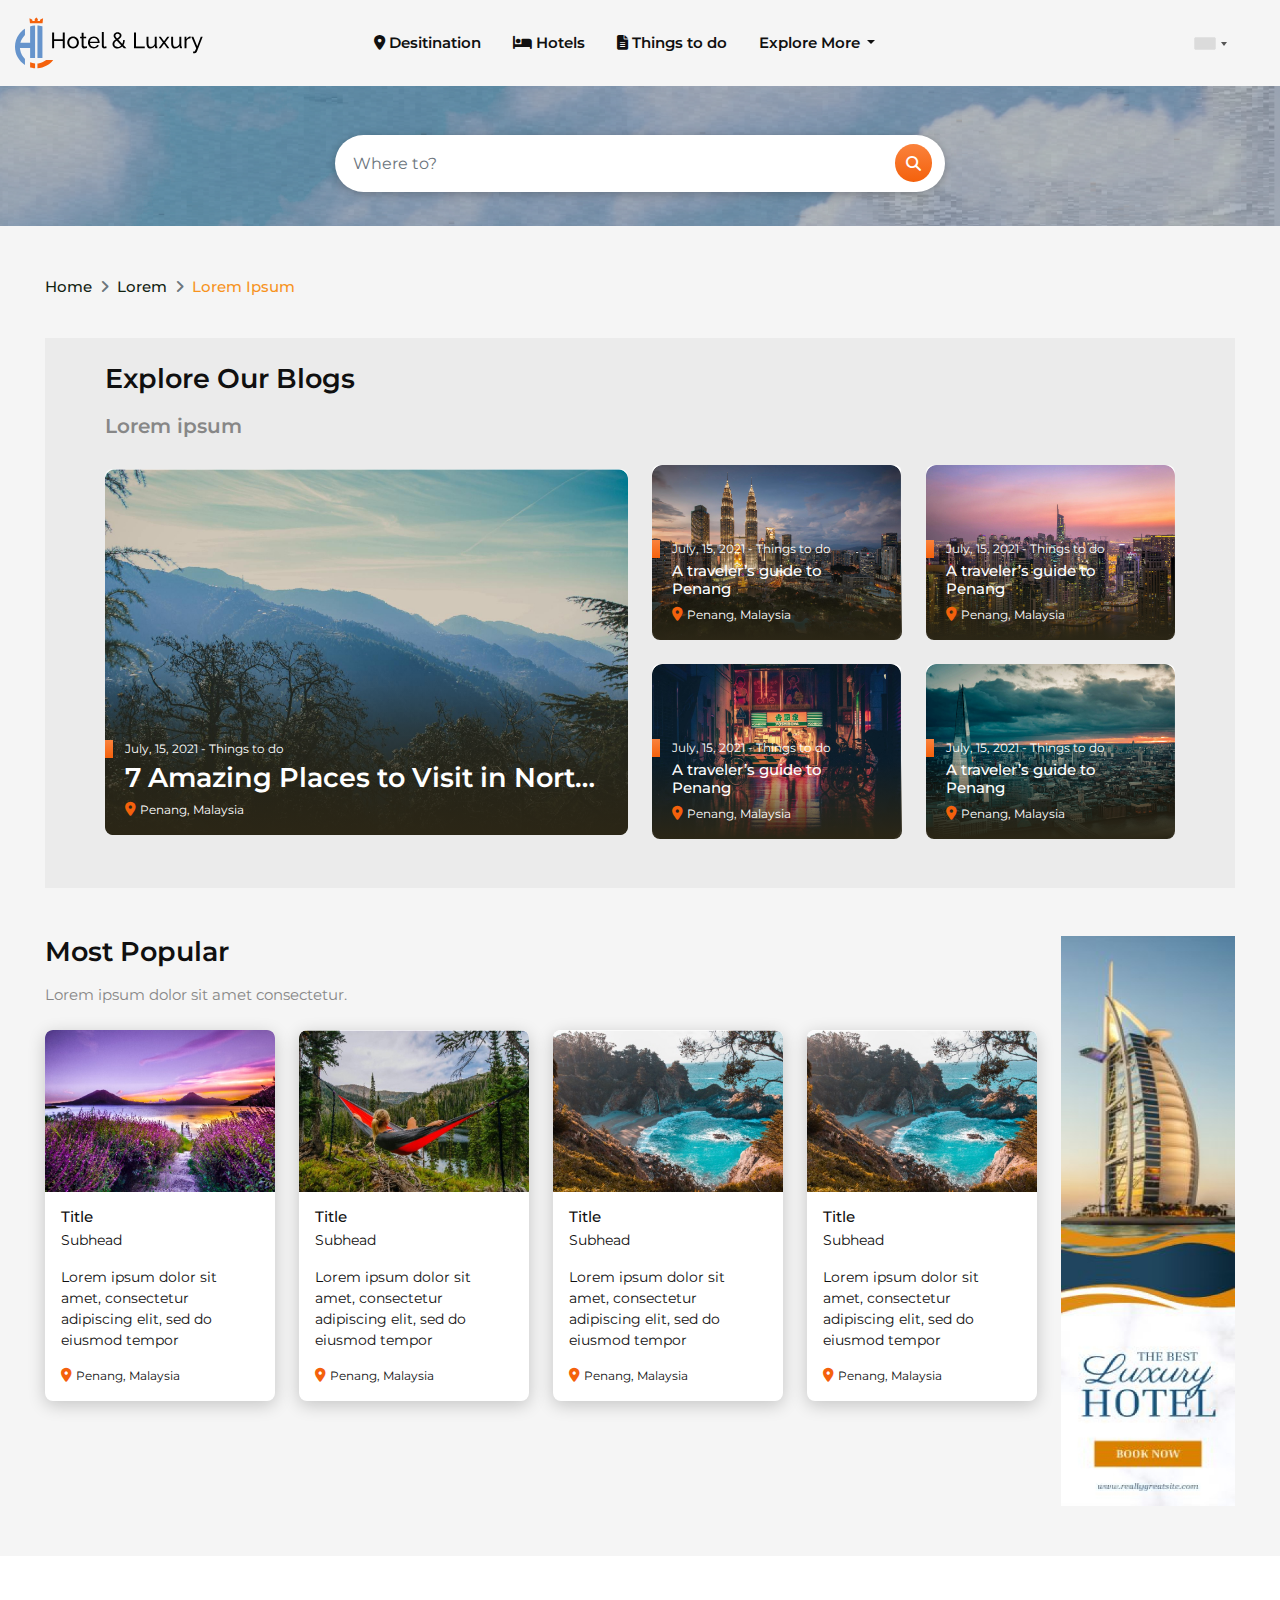
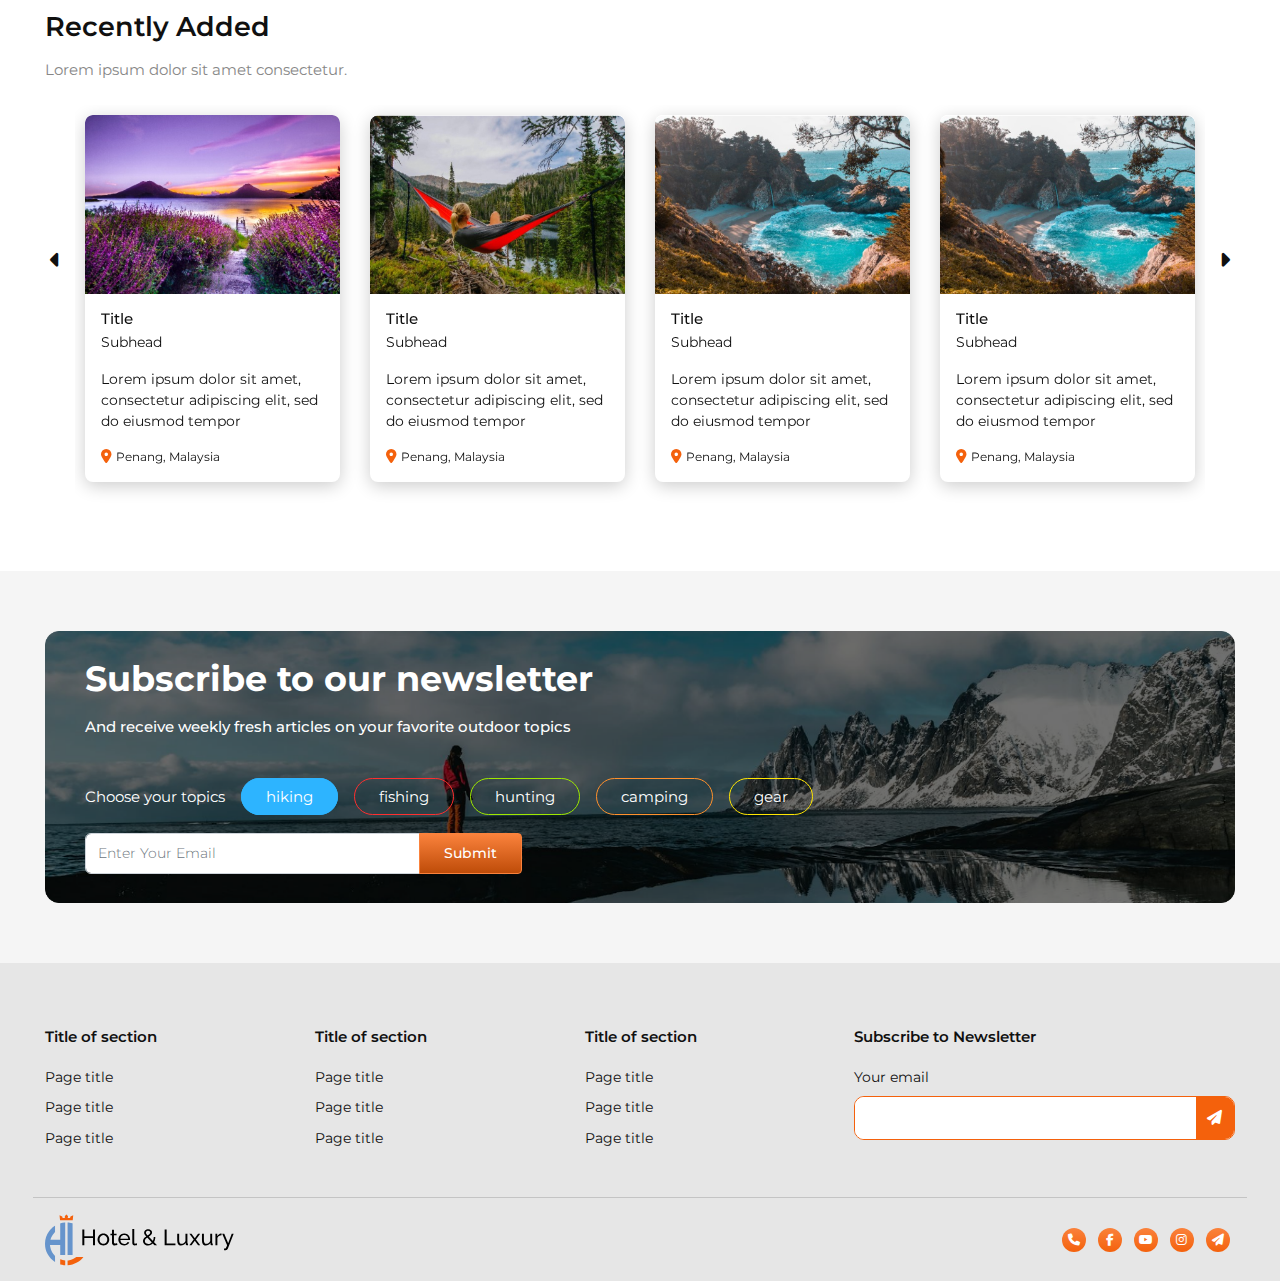
<file: explore.html>
<!DOCTYPE html>
<html lang="en">

<head>
    <meta charset="UTF-8">
    <meta name="viewport" content="width=device-width, initial-scale=1.0">
    <title>Hotel & Luxury</title>
    <link rel="stylesheet" href="https://cdnjs.cloudflare.com/ajax/libs/font-awesome/6.1.2/css/all.min.css">
    <link rel="stylesheet" href="./css/bootstrap.min.css">
    <link rel="stylesheet" href="./css/owl.carousel.min.css">
    <link rel="stylesheet" href="./css/owl.theme.default.min.css">
    <link rel="stylesheet" href="./css/countrySelect.css">
    <link rel="stylesheet" href="./scss/style.css">
</head>

<body>

    <header>
        <nav class="navbar navbar-expand-lg navbar-light p-0">
            <div class="navbar-wrap d-flex justify-content-between align-items-center flex-wrap">
                <a class="navbar-brand" href="index.html"><img src="./images/Hotel&Luxury.svg"
                        alt="Hotel & Luxury" class="img-fluid" loading="lazy"></a>
                <button class="navbar-toggler collapsed" type="button" data-bs-toggle="collapse"
                    data-bs-target="#navContent" aria-controls="navContent" aria-expanded="false"
                    aria-label="Toggle navigation">
                    <span class="navbar-toggler-icon"></span>
                </button>
                <div class="collapse navbar-collapse justify-content-between" id="navContent">
                    <ul class="navbar-nav mb-2 mb-lg-0">
                        <li class="nav-item">
                            <a class="nav-link nav-icon" aria-current="page" href="destination.html"><i
                                    class="fa-solid fa-location-dot me-1" aria-hidden="true"></i>Desitination</a>
                        </li>
                        <li class="nav-item">
                            <a class="nav-link nav-icon" href="hotels.html"><i class="fa-solid fa-bed me-1"
                                    aria-hidden="true"></i>Hotels</a>
                        </li>
                        <li class="nav-item">
                            <a class="nav-link nav-icon" href="explore.html"><i
                                    class="fa-solid fa-file-lines me-1" aria-hidden="true"></i>Things to do</a>
                        </li>
                        <li class="nav-item dropdown">
                            <a class="nav-link dropdown-toggle" href="javascript:void(0)" id="navbarDropdown"
                                role="button" data-bs-toggle="dropdown" aria-expanded="false">
                                Explore More
                            </a>
                            <ul class="dropdown-menu" aria-labelledby="navbarDropdown">
                                <li><a class="dropdown-item" href="destination-tab.html">India</a></li>
                                <li><a class="dropdown-item" href="explore-blogs.html">Blogs</a></li>
                                <li><a class="dropdown-item" href="javascript:void(0)">Something else here</a></li>
                            </ul>
                        </li>
                    </ul>
                    <ul class="nav-end d-flex align-items-center mb-0 p-0">
                        <li class="nav-end-list">
                            <div class="country-nav me-2 me-md-4">
                                <input id="country_selector" type="text" onchange="countryChange(this)">
                            </div>
                        </li>
                        <!-- <li class="nav-end-list"><img
                                src="https://ik.imagekit.io/syin0m2gb/man__2__i3ln6TXs17.png?ik-sdk-version=javascript-1.4.3&updatedAt=1673501029262"
                                alt="user" class="img-fluid w40 radius-100" loading="lazy"></li> -->
                    </ul>
                </div>
            </div>
        </nav>
    </header>

    <main>
        <section>
            <div class="hero hero-dest mb-50">
                <div class="container">
                    <div class="row">
                        <div class="col-md-7">
                            <div class="hero-desc">
                                <div class="mb-3 hero-desc-searchform d-flex align-items-center">
                                    <input type="email" class="form-control" id="placeSearch"
                                        aria-describedby="placeSearch" placeholder="Where to?">
                                    <a href="javascript:void(0)" class="hero-desc-searchform-icon">
                                        <i class="fa fa-search" aria-hidden="true"></i>
                                    </a>
                                </div>
                            </div>
                        </div>
                    </div>
                </div>
            </div>
        </section>
        <section>
            <div class="container mb-4">
                <div class="row">
                    <div class="col-12">
                        <nav aria-label="breadcrumb">
                            <ol class="breadcrumb">
                                <li class="breadcrumb-item"><a href="javascript:void(0)">Home</a></li>
                                <li class="breadcrumb-item"><a href="javascript:void(0)">Lorem</a></li>
                                <li class="breadcrumb-item active" aria-current="page">Lorem Ipsum</li>
                            </ol>
                        </nav>
                    </div>
                </div>
            </div>
        </section>
        <section>
            <div class="container">
                <div class="our-blog explore-blogs mb-4 mb-md-5">
                    <h1 class="mb-3">Explore Our Blogs</h1>
                    <p class="font-20 font-600 text-grey mb-4">Lorem ipsum</p>
                    <div class="row align-items-center">
                        <div class="col-md-6 mb-4">
                            <a href="javascript:void(0)" class="our-blog-left img-shadow">
                                <img src="./images/explore/places1.jpg" alt="sri lanka" class="img-fluid" loading="lazy">
                                <div class="our-blog-left-wrap our-blog-desc d-block text-white">
                                    <p class="left-bdr mb-1 font-12">July, 15, 2021 - Things to do</p>
                                    <h2 class="text-ellipses">7 Amazing Places to Visit in North India during Winters
                                    </h2>
                                    <p class="d-flex align-items-baseline font-12"><i
                                            class="fa-solid fa-location-dot d-block font-14 me-1 text-orange"
                                            aria-hidden="true"></i>Penang,
                                        Malaysia </p>
                                </div>
                            </a>
                        </div>
                        <div class="col-md-6">
                            <div class="row">
                                <div class="col-md-6 mb-4">
                                    <a href="javascript:void(0)" class="our-blog-right position-relative img-shadow">
                                        <img src="./images/explore/blog_01.jpg" alt="blog1" class="img-fluid" loading="lazy">
                                        <div class="our-blog-right-wrap our-blog-desc d-block text-white">
                                            <p class="left-bdr mb-1 font-12">July, 15, 2021 - Things to do
                                            </p>
                                            <h6>A traveler’s guide to Penang</h6>
                                            <p class="d-flex align-items-baseline font-12"><i
                                                    class="fa-solid fa-location-dot d-block font-14 me-1 text-orange"
                                                    aria-hidden="true"></i>Penang,
                                                Malaysia</p>
                                        </div>
                                    </a>
                                </div>
                                <div class="col-md-6 mb-4">
                                    <a href="javascript:void(0)" class="our-blog-right position-relative img-shadow">
                                        <img src="./images/explore/blog_02.jpg" alt="blog2" class="img-fluid" loading="lazy">
                                        <div class="our-blog-right-wrap our-blog-desc d-block text-white">
                                            <p class="left-bdr mb-1 font-12">July, 15, 2021 - Things to do
                                            </p>
                                            <h6>A traveler’s guide to Penang</h6>
                                            <p class="d-flex align-items-baseline font-12"><i
                                                    class="fa-solid fa-location-dot d-block font-14 me-1 text-orange"
                                                    aria-hidden="true"></i>Penang,
                                                Malaysia</p>
                                        </div>
                                    </a>
                                </div>
                                <div class="col-md-6 mb-4">
                                    <a href="javascript:void(0)" class="our-blog-right position-relative img-shadow">
                                        <img src="./images/explore/blog_03.jpg" alt="blog3" class="img-fluid" loading="lazy">
                                        <div class="our-blog-right-wrap our-blog-desc d-block text-white">
                                            <p class="left-bdr mb-1 font-12">July, 15, 2021 - Things to do
                                            </p>
                                            <h6>A traveler’s guide to Penang</h6>
                                            <p class="d-flex align-items-baseline font-12"><i
                                                    class="fa-solid fa-location-dot d-block font-14 me-1 text-orange"
                                                    aria-hidden="true"></i>Penang,
                                                Malaysia</p>
                                        </div>
                                    </a>
                                </div>
                                <div class="col-md-6 mb-4">
                                    <a href="javascript:void(0)" class="our-blog-right position-relative img-shadow">
                                        <img src="./images/explore/blog_04.jpg" alt="blog4" class="img-fluid" loading="lazy">
                                        <div class="our-blog-right-wrap our-blog-desc d-block text-white">
                                            <p class="left-bdr mb-1 font-12">July, 15, 2021 - Things to do
                                            </p>
                                            <h6>A traveler’s guide to Penang</h6>
                                            <p class="d-flex align-items-baseline font-12"><i
                                                    class="fa-solid fa-location-dot d-block font-14 me-1 text-orange"
                                                    aria-hidden="true"></i>Penang,
                                                Malaysia</p>
                                        </div>
                                    </a>
                                </div>
                            </div>
                        </div>
                    </div>
                </div>
            </div>
        </section>
        <section>
            <div class="most-trending">
                <div class="container">
                    <div class="row g-0 mb-50">
                        <div class="col-md-10">
                            <h2 class="mb-3">Most Popular</h2>
                            <p class="text-grey mb-4">Lorem ipsum dolor sit amet consectetur.</p>
                            <div class="most-trending-wrap">
                                <div class="row">
                                    <div class="col-md-4 col-lg-3 mb-4">
                                        <a class="card radius8 overflow-hidden text-reset" href="javascript:void(0)">
                                            <div class="card-body p-0">
                                                <img src="./images/explore/pop1.jpg" alt="pop1" class="img-fluid" loading="lazy">
                                                <div class="most-trending-wrap-desc p-3">
                                                    <h6 class="mb-1">Title</h6>
                                                    <p class="font-14 mb-3">Subhead</p>
                                                    <p class="font-14">Lorem ipsum dolor sit amet, consectetur
                                                        adipiscing elit, sed do eiusmod tempor</p>
                                                    <p class="d-flex align-items-baseline font-12 mb-0"><i
                                                            class="fa-solid fa-location-dot font-14 me-1 text-orange"
                                                            aria-hidden="true"></i>Penang,
                                                        Malaysia </p>
                                                </div>
                                            </div>
                                        </a>
                                    </div>
                                    <div class="col-md-4 col-lg-3 mb-4">
                                        <a class="card radius8 overflow-hidden text-reset" href="javascript:void(0)">
                                            <div class="card-body p-0">
                                                <img src="./images/explore/pop2.jpg" alt="pop2" class="img-fluid" loading="lazy">
                                                <div class="most-trending-wrap-desc p-3">
                                                    <h6 class="mb-1">Title</h6>
                                                    <p class="font-14 mb-3">Subhead</p>
                                                    <p class="font-14">Lorem ipsum dolor sit amet, consectetur
                                                        adipiscing elit, sed do eiusmod tempor</p>
                                                    <p class="d-flex align-items-baseline font-12 mb-0"><i
                                                            class="fa-solid fa-location-dot font-14 me-1 text-orange"
                                                            aria-hidden="true"></i>Penang,
                                                        Malaysia </p>
                                                </div>
                                            </div>
                                        </a>
                                    </div>
                                    <div class="col-md-4 col-lg-3 mb-4">
                                        <a class="card radius8 overflow-hidden text-reset" href="javascript:void(0)">
                                            <div class="card-body p-0">
                                                <img src="./images/explore/pop3.jpg" alt="pop3" class="img-fluid" loading="lazy">
                                                <div class="most-trending-wrap-desc p-3">
                                                    <h6 class="mb-1">Title</h6>
                                                    <p class="font-14 mb-3">Subhead</p>
                                                    <p class="font-14">Lorem ipsum dolor sit amet, consectetur
                                                        adipiscing elit, sed do eiusmod tempor</p>
                                                    <p class="d-flex align-items-baseline font-12 mb-0"><i
                                                            class="fa-solid fa-location-dot font-14 me-1 text-orange"
                                                            aria-hidden="true"></i>Penang,
                                                        Malaysia </p>
                                                </div>
                                            </div>
                                        </a>
                                    </div>
                                    <div class="col-md-4 col-lg-3 mb-4">
                                        <a class="card radius8 overflow-hidden text-reset" href="javascript:void(0)">
                                            <div class="card-body p-0">
                                                <img src="./images/explore/pop3.jpg" alt="pop3" class="img-fluid" loading="lazy">
                                                <div class="most-trending-wrap-desc p-3">
                                                    <h6 class="mb-1">Title</h6>
                                                    <p class="font-14 mb-3">Subhead</p>
                                                    <p class="font-14">Lorem ipsum dolor sit amet, consectetur
                                                        adipiscing elit, sed do eiusmod tempor</p>
                                                    <p class="d-flex align-items-baseline font-12 mb-0"><i
                                                            class="fa-solid fa-location-dot font-14 me-1 text-orange"
                                                            aria-hidden="true"></i>Penang,
                                                        Malaysia </p>
                                                </div>
                                            </div>
                                        </a>
                                    </div>
                                </div>
                            </div>
                        </div>
                        <div class="col-md-2 ps-md-4">
                            <a href="javascript:void(0)" class="ads-cta">
                                <img src="./images/explore/skyscraper_ad.jpg" alt="skyscraper ad" class="img-fluid w-100" loading="lazy">
                            </a>
                        </div>
                    </div>
                </div>
            </div>
        </section>
        <section>
            <div class="recent bg-white">
                <div class="container">
                    <h2 class="mb-3">Recently Added</h2>
                    <p class="text-grey mb-4">Lorem ipsum dolor sit amet consectetur.</p>
                    <div class="recent-carousel owl-carousel owl-theme">
                        <div class="recent-carousel-slide mb-4">
                            <a class="card radius8 overflow-hidden text-reset" href="javascript:void(0)">
                                <div class="card-body p-0">
                                    <img src="./images/explore/pop1.jpg" alt="pop1" class="img-fluid" loading="lazy">
                                    <div class="most-trending-wrap-desc p-3">
                                        <h6 class="mb-1">Title</h6>
                                        <p class="font-14 mb-3">Subhead</p>
                                        <p class="font-14">Lorem ipsum dolor sit amet, consectetur
                                            adipiscing elit, sed do eiusmod tempor</p>
                                        <p class="d-flex align-items-baseline font-12 mb-0"><i
                                                class="fa-solid fa-location-dot font-14 me-1 text-orange"
                                                aria-hidden="true"></i>Penang,
                                            Malaysia </p>
                                    </div>
                                </div>
                            </a>
                        </div>
                        <div class="recent-carousel-slide mb-4">
                            <a class="card radius8 overflow-hidden text-reset" href="javascript:void(0)">
                                <div class="card-body p-0">
                                    <img src="./images/explore/pop2.jpg" alt="pop2" class="img-fluid" loading="lazy">
                                    <div class="most-trending-wrap-desc p-3">
                                        <h6 class="mb-1">Title</h6>
                                        <p class="font-14 mb-3">Subhead</p>
                                        <p class="font-14">Lorem ipsum dolor sit amet, consectetur
                                            adipiscing elit, sed do eiusmod tempor</p>
                                        <p class="d-flex align-items-baseline font-12 mb-0"><i
                                                class="fa-solid fa-location-dot font-14 me-1 text-orange"
                                                aria-hidden="true"></i>Penang,
                                            Malaysia </p>
                                    </div>
                                </div>
                            </a>
                        </div>
                        <div class="recent-carousel-slide mb-4">
                            <a class="card radius8 overflow-hidden text-reset" href="javascript:void(0)">
                                <div class="card-body p-0">
                                    <img src="./images/explore/pop3.jpg" alt="pop3" class="img-fluid" loading="lazy">
                                    <div class="most-trending-wrap-desc p-3">
                                        <h6 class="mb-1">Title</h6>
                                        <p class="font-14 mb-3">Subhead</p>
                                        <p class="font-14">Lorem ipsum dolor sit amet, consectetur
                                            adipiscing elit, sed do eiusmod tempor</p>
                                        <p class="d-flex align-items-baseline font-12 mb-0"><i
                                                class="fa-solid fa-location-dot font-14 me-1 text-orange"
                                                aria-hidden="true"></i>Penang,
                                            Malaysia </p>
                                    </div>
                                </div>
                            </a>
                        </div>
                        <div class="recent-carousel-slide mb-4">
                            <a class="card radius8 overflow-hidden text-reset" href="javascript:void(0)">
                                <div class="card-body p-0">
                                    <img src="./images/explore/pop3.jpg" alt="pop3" class="img-fluid" loading="lazy">
                                    <div class="most-trending-wrap-desc p-3">
                                        <h6 class="mb-1">Title</h6>
                                        <p class="font-14 mb-3">Subhead</p>
                                        <p class="font-14">Lorem ipsum dolor sit amet, consectetur
                                            adipiscing elit, sed do eiusmod tempor</p>
                                        <p class="d-flex align-items-baseline font-12 mb-0"><i
                                                class="fa-solid fa-location-dot font-14 me-1 text-orange"
                                                aria-hidden="true"></i>Penang,
                                            Malaysia </p>
                                    </div>
                                </div>
                            </a>
                        </div>
                        <div class="recent-carousel-slide mb-4">
                            <a class="card radius8 overflow-hidden text-reset" href="javascript:void(0)">
                                <div class="card-body p-0">
                                    <img src="./images/explore/pop2.jpg" alt="pop2" class="img-fluid" loading="lazy">
                                    <div class="most-trending-wrap-desc p-3">
                                        <h6 class="mb-1">Title</h6>
                                        <p class="font-14 mb-3">Subhead</p>
                                        <p class="font-14">Lorem ipsum dolor sit amet, consectetur
                                            adipiscing elit, sed do eiusmod tempor</p>
                                        <p class="d-flex align-items-baseline font-12 mb-0"><i
                                                class="fa-solid fa-location-dot font-14 me-1 text-orange"
                                                aria-hidden="true"></i>Penang,
                                            Malaysia </p>
                                    </div>
                                </div>
                            </a>
                        </div>
                        <div class="recent-carousel-slide mb-4">
                            <a class="card radius8 overflow-hidden text-reset" href="javascript:void(0)">
                                <div class="card-body p-0">
                                    <img src="./images/explore/pop3.jpg" alt="pop3" class="img-fluid" loading="lazy">
                                    <div class="most-trending-wrap-desc p-3">
                                        <h6 class="mb-1">Title</h6>
                                        <p class="font-14 mb-3">Subhead</p>
                                        <p class="font-14">Lorem ipsum dolor sit amet, consectetur
                                            adipiscing elit, sed do eiusmod tempor</p>
                                        <p class="d-flex align-items-baseline font-12 mb-0"><i
                                                class="fa-solid fa-location-dot font-14 me-1 text-orange"
                                                aria-hidden="true"></i>Penang,
                                            Malaysia </p>
                                    </div>
                                </div>
                            </a>
                        </div>
                    </div>
                </div>
            </div>
        </section>
        <section>
            <div class="container">
                <div class="subscribe">
                    <img src="./images/explore/subscribe.png" alt="subscribe" class="img-fluid" loading="lazy">
                    <div class="subscribe-desc">
                        <h2 class="mb-3">Subscribe to our newsletter</h2>
                        <p class="font-500 mb-md-5">And receive weekly fresh articles on your favorite outdoor topics</p>
                        <div class="subscribe-desc-topic d-flex flex-wrap mb-4">
                            <span class="mb-3 mb-lg-0 me-3">Choose your topics</span>
                            <ul class="d-flex flex-wrap mb-0 p-0">
                                <li class="me-3">
                                    <a href="javascript:void(0)" class="sub-btn btnblue">
                                        hiking
                                    </a>
                                </li>
                                <li class="me-3">
                                    <a href="javascript:void(0)" class="sub-btn btnred-outline">
                                        fishing
                                    </a>
                                </li>
                                <li class="me-3">
                                    <a href="javascript:void(0)" class="sub-btn btngreen-outline">
                                        hunting
                                    </a>
                                </li>
                                <li class="me-3">
                                    <a href="javascript:void(0)" class="sub-btn btnorange-outline">
                                        camping
                                    </a>
                                </li>
                                <li class="">
                                    <a href="javascript:void(0)" class="sub-btn btnyellow-outline">
                                        gear
                                    </a>
                                </li>
                            </ul>
                        </div>
                        <div class="subscribe-desc-form">
                            <div class="input-group mb-3">
                                <input type="text" class="form-control" placeholder="Enter Your Email" aria-label="Enter Your Email" aria-describedby="email">
                                <a href="javascript:void(0)" class="btn btn-main px-4" id="email">Submit</a>
                            </div>
                        </div>
                    </div>
                </div>
            </div>
        </section>
    </main>

    <footer>
        <div class="footer">
            <div class="container">
                <div class="row justify-content-between bottom-border mb-3 pb-3">
                    <div class="col-4 col-md-2 mb-3">
                        <div class="footer-list">
                            <h6>Title of section</h6>
                            <ul class="p-0">
                                <li class="mb-2"><a href="javascript:void(0)" class="footer-list-cta">Page title</a>
                                </li>
                                <li class="mb-2"><a href="javascript:void(0)" class="footer-list-cta">Page title</a>
                                </li>
                                <li class="mb-2"><a href="javascript:void(0)" class="footer-list-cta">Page title</a>
                                </li>
                            </ul>
                        </div>
                    </div>
                    <div class="col-4 col-md-2 mb-3">
                        <div class="footer-list">
                            <h6>Title of section</h6>
                            <ul class="p-0">
                                <li class="mb-2"><a href="javascript:void(0)" class="footer-list-cta">Page title</a>
                                </li>
                                <li class="mb-2"><a href="javascript:void(0)" class="footer-list-cta">Page title</a>
                                </li>
                                <li class="mb-2"><a href="javascript:void(0)" class="footer-list-cta">Page title</a>
                                </li>
                            </ul>
                        </div>
                    </div>
                    <div class="col-4 col-md-2 mb-3">
                        <div class="footer-list">
                            <h6>Title of section</h6>
                            <ul class="p-0">
                                <li class="mb-2"><a href="javascript:void(0)" class="footer-list-cta">Page title</a>
                                </li>
                                <li class="mb-2"><a href="javascript:void(0)" class="footer-list-cta">Page title</a>
                                </li>
                                <li class="mb-2"><a href="javascript:void(0)" class="footer-list-cta">Page title</a>
                                </li>
                            </ul>
                        </div>
                    </div>
                    <div class="col-md-4">
                        <div class="footer-subscribe">
                            <h6>Subscribe to Newsletter</h6>
                            <div class="footer-subscribe-form mb-3">
                                <label for="subscribeMail" class="form-label">Your email</label>
                                <div class="footer-subscribe-form-input input-group align-items-center">
                                    <input type="email" class="form-control" id="subscribeMail"
                                        aria-describedby="emailHelp">
                                    <a href="javascript:void(0)" class="d-flex align-items-center"><i
                                            class="fa-solid fa-paper-plane" aria-hidden="true"></i></a>
                                </div>
                            </div>
                        </div>
                    </div>
                </div>
                <div class="row align-items-center justify-content-between">
                    <div class="col-5 col-sm-6 col-md-3">
                        <a href="javascript:void(0)"><img src="./images/Hotel&Luxury.svg" alt="hotel & luxury"
                                class="img-fluid w190" loading="lazy"></a>
                    </div>
                    <div class="col-6 col-sm-6 col-md-3 col-xl-2">
                        <ul class="d-flex justify-content-sm-between justify-content-start footer-social flex-wrap mb-0 p-0">
                            <li>
                                <a href="javascript:void(0)"><i class="fa-solid fa-phone" aria-hidden="true"></i></a>
                            </li>
                            <li>
                                <a href="javascript:void(0)"><i class="fa-brands fa-facebook-f"></i></a>
                            </li>
                            <li>
                                <a href="javascript:void(0)"><i class="fa-brands fa-youtube" aria-hidden="true"></i></a>
                            </li>
                            <li>
                                <a href="javascript:void(0)"><i class="fa-brands fa-instagram"
                                        aria-hidden="true"></i></a>
                            </li>
                            <li>
                                <a href="javascript:void(0)"><i class="fa-solid fa-paper-plane"
                                        aria-hidden="true"></i></a>
                            </li>
                        </ul>
                    </div>
                </div>
            </div>
        </div>
    </footer>

    <script type="text/javascript" src="./js/jquery-3.6.1.min.js"></script>
    <script type="text/javascript" src="./js/bootstrap.bundle.js"></script>
    <script type="text/javascript" src="./js/owl.carousel.min.js"></script>
    <script type="text/javascript" src="./js/countrySelect.js"></script>
    <script type="text/javascript" src="./js/custom.js"></script>


</body>

</html>
</file>
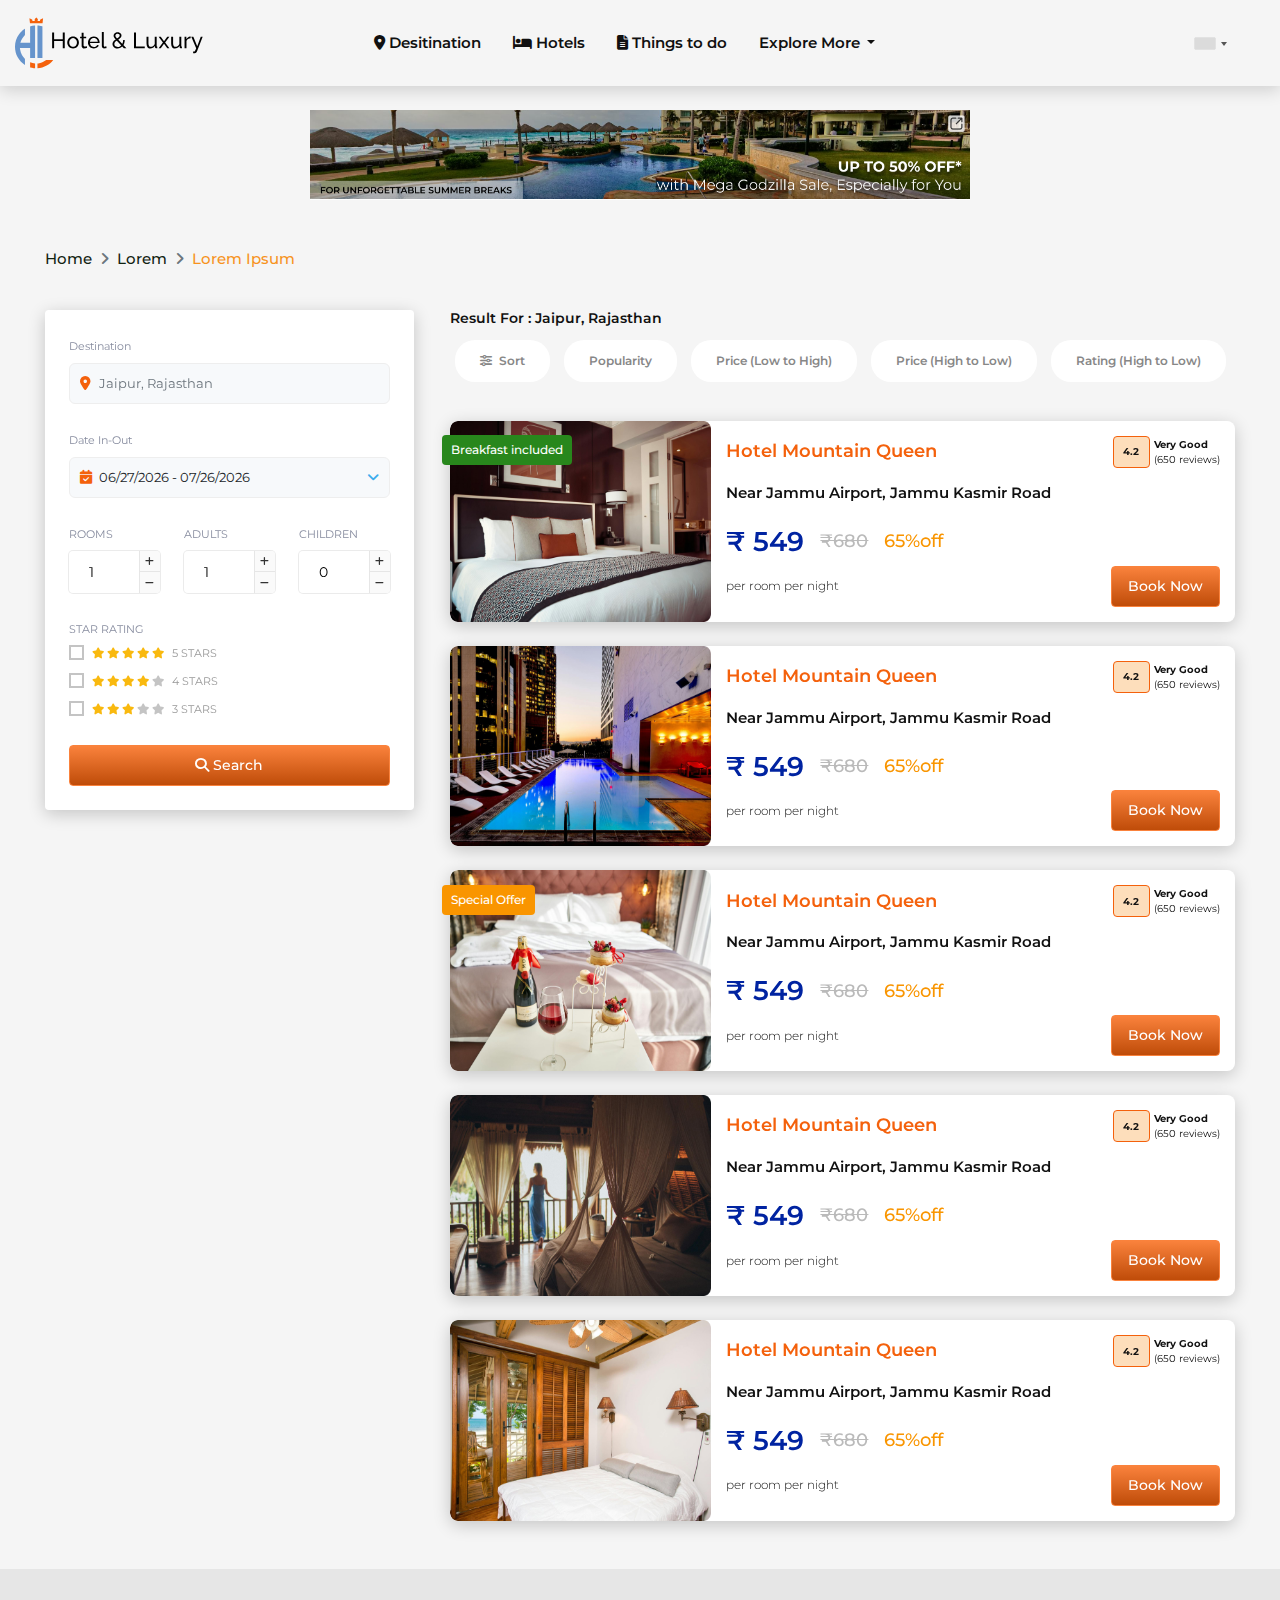
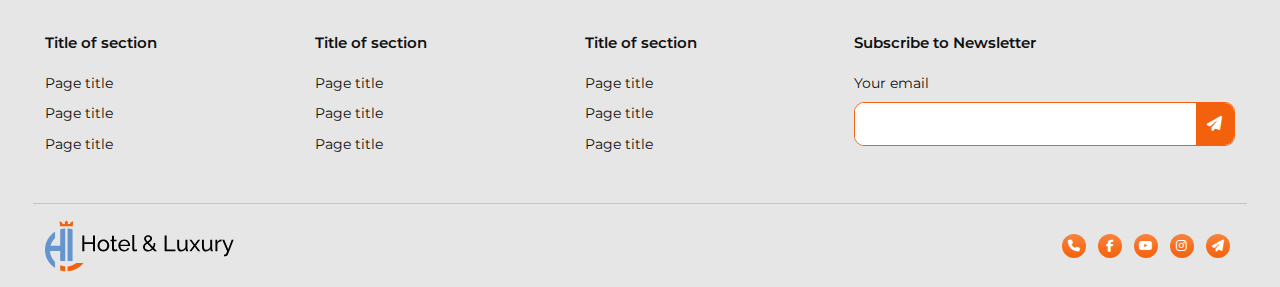
<file: hotels.html>
<!DOCTYPE html>
<html lang="en">

<head>
    <meta charset="UTF-8">
    <meta name="viewport" content="width=device-width, initial-scale=1.0">
    <title>Hotel & Luxury | Hotels</title>
    <link rel="stylesheet" href="https://cdnjs.cloudflare.com/ajax/libs/font-awesome/6.1.2/css/all.min.css">
    <link rel="stylesheet" href="./css/bootstrap.min.css">
    <link rel="stylesheet" href="./css/owl.carousel.min.css">
    <link rel="stylesheet" href="./css/owl.theme.default.min.css">
    <link rel="stylesheet" href="./css/countrySelect.css">
    <link rel="stylesheet" href="./css/daterange.css">
    <link rel="stylesheet" href="./scss/style.css">
</head>

<body>

    <header>
        <nav class="navbar navbar-expand-lg navbar-light p-0">
            <div class="navbar-wrap d-flex justify-content-between align-items-center flex-wrap">
                <a class="navbar-brand" href="index.html"><img src="./images/Hotel&Luxury.svg"
                        alt="Hotel & Luxury" class="img-fluid" loading="lazy"></a>
                <button class="navbar-toggler collapsed" type="button" data-bs-toggle="collapse"
                    data-bs-target="#navContent" aria-controls="navContent" aria-expanded="false"
                    aria-label="Toggle navigation">
                    <span class="navbar-toggler-icon"></span>
                </button>
                <div class="collapse navbar-collapse justify-content-between" id="navContent">
                    <ul class="navbar-nav mb-2 mb-lg-0">
                        <li class="nav-item">
                            <a class="nav-link nav-icon" aria-current="page" href="destination.html"><i
                                    class="fa-solid fa-location-dot me-1" aria-hidden="true"></i>Desitination</a>
                        </li>
                        <li class="nav-item">
                            <a class="nav-link nav-icon" href="hotels.html"><i class="fa-solid fa-bed me-1"
                                    aria-hidden="true"></i>Hotels</a>
                        </li>
                        <li class="nav-item">
                            <a class="nav-link nav-icon" href="explore.html"><i
                                    class="fa-solid fa-file-lines me-1" aria-hidden="true"></i>Things to do</a>
                        </li>
                        <li class="nav-item dropdown">
                            <a class="nav-link dropdown-toggle" href="javascript:void(0)" id="navbarDropdown"
                                role="button" data-bs-toggle="dropdown" aria-expanded="false">
                                Explore More
                            </a>
                            <ul class="dropdown-menu" aria-labelledby="navbarDropdown">
                                <li><a class="dropdown-item" href="destination-tab.html">India</a></li>
                                <li><a class="dropdown-item" href="explore-blogs.html">Blogs</a></li>
                                <li><a class="dropdown-item" href="javascript:void(0)">Something else here</a></li>
                            </ul>
                        </li>
                    </ul>
                    <ul class="nav-end d-flex align-items-center mb-0 p-0">
                        <li class="nav-end-list">
                            <div class="country-nav me-2 me-md-4">
                                <input id="country_selector" type="text" onchange="countryChange(this)">
                            </div>
                        </li>
                        <!-- <li class="nav-end-list"><img
                                src="https://ik.imagekit.io/syin0m2gb/man__2__i3ln6TXs17.png?ik-sdk-version=javascript-1.4.3&updatedAt=1673501029262"
                                alt="user" class="img-fluid w40 radius-100" loading="lazy"></li> -->
                    </ul>
                </div>
            </div>
        </nav>
    </header>

    <main>
        <section>
            <div class="ads mt-4 mb-4 mb-md-5">
                <div class="ads-container">
                    <a href="javascript:void(0)">
                        <img src="./images/hotels/ads.jpg" alt="ads" class="img-fluid" loading="lazy">
                    </a>
                </div>
            </div>
        </section>

        <section>
            <div class="container mb-4">
                <div class="row">
                    <div class="col-12">
                        <nav aria-label="breadcrumb">
                            <ol class="breadcrumb">
                                <li class="breadcrumb-item"><a href="javascript:void(0)">Home</a></li>
                                <li class="breadcrumb-item"><a href="javascript:void(0)">Lorem</a></li>
                                <li class="breadcrumb-item active" aria-current="page">Lorem Ipsum</li>
                            </ol>
                        </nav>
                    </div>
                </div>
            </div>
        </section>
        <section>
            <div class="container">
                <div class="row mb-4">
                    <div class="col-md-4 mb-5 pe-md-4">
                        <div class="card destsearch position-sticky sticky">
                            <div class="card-body p-md-4">
                                <div class="mb-4">
                                    <label for="destination" class="form-label">Destination</label>
                                    <div class="destsearch-input d-flex align-items-center">
                                        <i class="fa-solid fa-location-dot me-2" aria-hidden="true"></i>
                                        <input type="email" class="form-control" id="destination"
                                            placeholder="Jaipur, Rajasthan" aria-describedby="emailHelp">
                                    </div>
                                </div>
                                <div class="mb-4">
                                    <label for="daterange" class="form-label">Date In-Out</label>
                                    <div class="input-group destsearch-input d-flex align-items-center">
                                        <i class="fa-solid fa-calendar-check me-2" aria-hidden="true"></i>
                                        <input type="text" class="form-control custom-daterange" id="daterange" />
                                        <i class="fa fa-angle-down" aria-hidden="true"></i>
                                    </div>
                                </div>
                                <div class="destsearch-quantity mb-4">
                                    <div class="row">
                                        <div class="col-lg-4">
                                            <label for="rooms" class="form-label text-uppercase">Rooms</label>
                                            <div class="destsearchQuantity">
                                                <input type="number" id="rooms" min="1" max="9" step="1" value="1">
                                            </div>
                                        </div>
                                        <div class="col-lg-4">
                                            <label for="adults" class="form-label text-uppercase">Adults</label>
                                            <div class="destsearchQuantity">
                                                <input type="number" id="adults" min="1" max="9" step="1" value="1">
                                            </div>
                                        </div>
                                        <div class="col-lg-4">
                                            <label for="children" class="form-label text-uppercase">Children</label>
                                            <div class="destsearchQuantity">
                                                <input type="number" id="children" min="0" max="9" step="1" value="0">
                                            </div>
                                        </div>
                                    </div>
                                </div>
                                <div class="destsearch-star mb-4">
                                    <label class="text-uppercase mb-1">Star Rating</label>
                                    <div class="form-check d-flex mb-1">
                                        <input class="form-check-input me-2" type="checkbox" value="" id="checkBox">
                                        <div class="stars align-self-center me-2">
                                            <i class="fa fa-star stars-colored" aria-hidden="true"></i>
                                            <i class="fa fa-star stars-colored" aria-hidden="true"></i>
                                            <i class="fa fa-star stars-colored" aria-hidden="true"></i>
                                            <i class="fa fa-star stars-colored" aria-hidden="true"></i>
                                            <i class="fa fa-star stars-colored" aria-hidden="true"></i>
                                        </div>
                                        <span class="text-uppercase align-self-center">5 Stars</span>
                                    </div>
                                    <div class="form-check d-flex mb-1">
                                        <input class="form-check-input me-2" type="checkbox" value="" id="checkBox">
                                        <div class="stars align-self-center me-2">
                                            <i class="fa fa-star stars-colored" aria-hidden="true"></i>
                                            <i class="fa fa-star stars-colored" aria-hidden="true"></i>
                                            <i class="fa fa-star stars-colored" aria-hidden="true"></i>
                                            <i class="fa fa-star stars-colored" aria-hidden="true"></i>
                                            <i class="fa fa-star" aria-hidden="true"></i>
                                        </div>
                                        <span class="text-uppercase align-self-center">4 Stars</span>
                                    </div>
                                    <div class="form-check d-flex mb-1">
                                        <input class="form-check-input me-2" type="checkbox" value="" id="checkBox">
                                        <div class="stars align-self-center me-2">
                                            <i class="fa fa-star stars-colored" aria-hidden="true"></i>
                                            <i class="fa fa-star stars-colored" aria-hidden="true"></i>
                                            <i class="fa fa-star stars-colored" aria-hidden="true"></i>
                                            <i class="fa fa-star" aria-hidden="true"></i>
                                            <i class="fa fa-star" aria-hidden="true"></i>
                                        </div>
                                        <span class="text-uppercase align-self-center">3 Stars</span>
                                    </div>
                                </div>
                                <a href="javascript:void(0)" class="btn btn-main w-100">
                                    <i class="fa-solid fa-magnifying-glass"></i> Search
                                </a>
                            </div>
                        </div>
                    </div>
                    <div class="col-md-8">
                        <div class="results">
                            <h1 class="font-14 font-600">Result For : <span>Jaipur, Rajasthan</span></h1>
                            <div class="results-btn mb-4 ">
                                <a href="javascript:void(0)" class="results-btn-cta">
                                    <i class="fa-solid fa-sliders me-1" aria-hidden="true"></i> Sort
                                </a>
                                <a href="javascript:void(0)" class="results-btn-cta">
                                    Popularity
                                </a>
                                <a href="javascript:void(0)" class="results-btn-cta">
                                    Price (Low to High)
                                </a>
                                <a href="javascript:void(0)" class="results-btn-cta">
                                    Price (High to Low)
                                </a>
                                <a href="javascript:void(0)" class="results-btn-cta">
                                    Rating (High to Low)
                                </a>
                                <a href="javascript:void(0)" class="results-btn-cta">
                                    Rating (Low to High)
                                </a>
                            </div>
                            <div class="results-card">
                                <div class="position-relative mb-4">
                                    <div class="card radius8 overflow-hidden">
                                        <div class="card-body p-0">
                                            <div class="row g-0">
                                                <div class="col-md-4">
                                                    <div class="results-card-left h-100">
                                                        <img src="./images/hotels/hotels1.jpg"
                                                            alt="hotel mountain queen" class="img-fluid h-100" loading="lazy">
                                                        <div class="notes notes-green">
                                                            <h6 class="font-500 font-12 mb-0">Breakfast included</h6>
                                                        </div>
                                                    </div>
                                                </div>
                                                <div class="col-md-8 align-self-end">
                                                    <div class="results-card-right">
                                                        <div
                                                            class="d-flex justify-content-between align-items-center flex-wrap mb-3">
                                                            <h5 class="text-orange font-600 mb-lg-0">Hotel Mountain
                                                                Queen
                                                            </h5>
                                                            <div
                                                                class="d-flex align-items-center font-10 font-700 mb-0">
                                                                <span class="rating">4.2</span>
                                                                <p class="mb-0">Very Good<span
                                                                        class="d-block font-400 text-nowrap">(650
                                                                        reviews)</span>
                                                                </p>
                                                            </div>
                                                        </div>
                                                        <h6 class="font-600 mb-4">Near Jammu Airport, Jammu Kasmir Road
                                                        </h6>
                                                        <div class="results-card-right-price d-flex align-items-center">
                                                            <h2 class="me-3">₹ 549</h2>
                                                            <h5 class="text-decoration-line-through me-3">₹680</h5>
                                                            <h5 class="discount">65%off</h5>
                                                        </div>
                                                        <div class="d-flex align-items-center justify-content-between">
                                                            <p class="font-12 font-300 mb-0">per room per night</p>
                                                            <a href="javascript:void(0)" class="btn btn-main">Book
                                                                Now</a>
                                                        </div>
                                                    </div>
                                                </div>
                                            </div>
                                        </div>
                                    </div>
                                </div>
                                <div class="position-relative mb-4">
                                    <div class="card radius8 overflow-hidden">
                                        <div class="card-body p-0">
                                            <div class="row g-0">
                                                <div class="col-md-4">
                                                    <div class="results-card-left h-100">
                                                        <img src="./images/hotels/hotels2.jpg"
                                                            alt="hotel mountain queen" class="img-fluid h-100" loading="lazy">
                                                    </div>
                                                </div>
                                                <div class="col-md-8 align-self-end">
                                                    <div class="results-card-right">
                                                        <div
                                                            class="d-flex justify-content-between align-items-center flex-wrap mb-3">
                                                            <h5 class="text-orange font-600 mb-lg-0">Hotel Mountain
                                                                Queen
                                                            </h5>
                                                            <div
                                                                class="d-flex align-items-center font-10 font-700 mb-0">
                                                                <span class="rating">4.2</span>
                                                                <p class="mb-0">Very Good<span
                                                                        class="d-block font-400 text-nowrap">(650
                                                                        reviews)</span>
                                                                </p>
                                                            </div>
                                                        </div>
                                                        <h6 class="font-600 mb-4">Near Jammu Airport, Jammu Kasmir Road
                                                        </h6>
                                                        <div class="results-card-right-price d-flex align-items-center">
                                                            <h2 class="me-3">₹ 549</h2>
                                                            <h5 class="text-decoration-line-through me-3">₹680</h5>
                                                            <h5 class="discount">65%off</h5>
                                                        </div>
                                                        <div class="d-flex align-items-center justify-content-between">
                                                            <p class="font-12 font-300 mb-0">per room per night</p>
                                                            <a href="javascript:void(0)" class="btn btn-main">Book
                                                                Now</a>
                                                        </div>
                                                    </div>
                                                </div>
                                            </div>
                                        </div>
                                    </div>
                                </div>
                                <div class="position-relative mb-4">
                                    <div class="card radius8 overflow-hidden">
                                        <div class="card-body p-0">
                                            <div class="row g-0">
                                                <div class="col-md-4">
                                                    <div class="results-card-left h-100">
                                                        <img src="./images/hotels/hotels3.jpg"
                                                            alt="hotel mountain queen" class="img-fluid h-100" loading="lazy">
                                                        <div class="notes notes-orange">
                                                            <h6 class="font-500 font-12 mb-0">Special Offer</h6>
                                                        </div>
                                                    </div>
                                                </div>
                                                <div class="col-md-8 align-self-end">
                                                    <div class="results-card-right">
                                                        <div
                                                            class="d-flex justify-content-between align-items-center flex-wrap mb-3">
                                                            <h5 class="text-orange font-600 mb-lg-0">Hotel Mountain
                                                                Queen
                                                            </h5>
                                                            <div
                                                                class="d-flex align-items-center font-10 font-700 mb-0">
                                                                <span class="rating">4.2</span>
                                                                <p class="mb-0">Very Good<span
                                                                        class="d-block font-400 text-nowrap">(650
                                                                        reviews)</span>
                                                                </p>
                                                            </div>
                                                        </div>
                                                        <h6 class="font-600 mb-4">Near Jammu Airport, Jammu Kasmir Road
                                                        </h6>
                                                        <div class="results-card-right-price d-flex align-items-center">
                                                            <h2 class="me-3">₹ 549</h2>
                                                            <h5 class="text-decoration-line-through me-3">₹680</h5>
                                                            <h5 class="discount">65%off</h5>
                                                        </div>
                                                        <div class="d-flex align-items-center justify-content-between">
                                                            <p class="font-12 font-300 mb-0">per room per night</p>
                                                            <a href="javascript:void(0)" class="btn btn-main">Book
                                                                Now</a>
                                                        </div>
                                                    </div>
                                                </div>
                                            </div>
                                        </div>
                                    </div>
                                </div>
                                <div class="position-relative mb-4">
                                    <div class="card radius8 overflow-hidden">
                                        <div class="card-body p-0">
                                            <div class="row g-0">
                                                <div class="col-md-4">
                                                    <div class="results-card-left h-100">
                                                        <img src="./images/hotels/hotels4.jpg"
                                                            alt="hotel mountain queen" class="img-fluid h-100" loading="lazy">
                                                    </div>
                                                </div>
                                                <div class="col-md-8 align-self-end">
                                                    <div class="results-card-right">
                                                        <div
                                                            class="d-flex justify-content-between align-items-center flex-wrap mb-3">
                                                            <h5 class="text-orange font-600 mb-lg-0">Hotel Mountain
                                                                Queen
                                                            </h5>
                                                            <div
                                                                class="d-flex align-items-center font-10 font-700 mb-0">
                                                                <span class="rating">4.2</span>
                                                                <p class="mb-0">Very Good<span
                                                                        class="d-block font-400 text-nowrap">(650
                                                                        reviews)</span>
                                                                </p>
                                                            </div>
                                                        </div>
                                                        <h6 class="font-600 mb-4">Near Jammu Airport, Jammu Kasmir Road
                                                        </h6>
                                                        <div class="results-card-right-price d-flex align-items-center">
                                                            <h2 class="me-3">₹ 549</h2>
                                                            <h5 class="text-decoration-line-through me-3">₹680</h5>
                                                            <h5 class="discount">65%off</h5>
                                                        </div>
                                                        <div class="d-flex align-items-center justify-content-between">
                                                            <p class="font-12 font-300 mb-0">per room per night</p>
                                                            <a href="javascript:void(0)" class="btn btn-main">Book
                                                                Now</a>
                                                        </div>
                                                    </div>
                                                </div>
                                            </div>
                                        </div>
                                    </div>
                                </div>
                                <div class="position-relative mb-4">
                                    <div class="card radius8 overflow-hidden">
                                        <div class="card-body p-0">
                                            <div class="row g-0">
                                                <div class="col-md-4">
                                                    <div class="results-card-left h-100">
                                                        <img src="./images/hotels/hotels5.jpg"
                                                            alt="hotel mountain queen" class="img-fluid h-100" loading="lazy">
                                                    </div>
                                                </div>
                                                <div class="col-md-8 align-self-end">
                                                    <div class="results-card-right">
                                                        <div
                                                            class="d-flex justify-content-between align-items-center flex-wrap mb-3">
                                                            <h5 class="text-orange font-600 mb-lg-0">Hotel Mountain
                                                                Queen
                                                            </h5>
                                                            <div
                                                                class="d-flex align-items-center font-10 font-700 mb-0">
                                                                <span class="rating">4.2</span>
                                                                <p class="mb-0">Very Good<span
                                                                        class="d-block font-400 text-nowrap">(650
                                                                        reviews)</span>
                                                                </p>
                                                            </div>
                                                        </div>
                                                        <h6 class="font-600 mb-4">Near Jammu Airport, Jammu Kasmir Road
                                                        </h6>
                                                        <div class="results-card-right-price d-flex align-items-center">
                                                            <h2 class="me-3">₹ 549</h2>
                                                            <h5 class="text-decoration-line-through me-3">₹680</h5>
                                                            <h5 class="discount">65%off</h5>
                                                        </div>
                                                        <div class="d-flex align-items-center justify-content-between">
                                                            <p class="font-12 font-300 mb-0">per room per night</p>
                                                            <a href="javascript:void(0)" class="btn btn-main">Book
                                                                Now</a>
                                                        </div>
                                                    </div>
                                                </div>
                                            </div>
                                        </div>
                                    </div>
                                </div>
                            </div>
                        </div>
                    </div>
                </div>
            </div>
        </section>
    </main>

    <footer>
        <div class="footer">
            <div class="container">
                <div class="row justify-content-between bottom-border mb-3 pb-3">
                    <div class="col-4 col-md-2 mb-3">
                        <div class="footer-list">
                            <h6>Title of section</h6>
                            <ul class="p-0">
                                <li class="mb-2"><a href="javascript:void(0)" class="footer-list-cta">Page title</a>
                                </li>
                                <li class="mb-2"><a href="javascript:void(0)" class="footer-list-cta">Page title</a>
                                </li>
                                <li class="mb-2"><a href="javascript:void(0)" class="footer-list-cta">Page title</a>
                                </li>
                            </ul>
                        </div>
                    </div>
                    <div class="col-4 col-md-2 mb-3">
                        <div class="footer-list">
                            <h6>Title of section</h6>
                            <ul class="p-0">
                                <li class="mb-2"><a href="javascript:void(0)" class="footer-list-cta">Page title</a>
                                </li>
                                <li class="mb-2"><a href="javascript:void(0)" class="footer-list-cta">Page title</a>
                                </li>
                                <li class="mb-2"><a href="javascript:void(0)" class="footer-list-cta">Page title</a>
                                </li>
                            </ul>
                        </div>
                    </div>
                    <div class="col-4 col-md-2 mb-3">
                        <div class="footer-list">
                            <h6>Title of section</h6>
                            <ul class="p-0">
                                <li class="mb-2"><a href="javascript:void(0)" class="footer-list-cta">Page title</a>
                                </li>
                                <li class="mb-2"><a href="javascript:void(0)" class="footer-list-cta">Page title</a>
                                </li>
                                <li class="mb-2"><a href="javascript:void(0)" class="footer-list-cta">Page title</a>
                                </li>
                            </ul>
                        </div>
                    </div>
                    <div class="col-md-4">
                        <div class="footer-subscribe">
                            <h6>Subscribe to Newsletter</h6>
                            <div class="footer-subscribe-form mb-3">
                                <label for="subscribeMail" class="form-label">Your email</label>
                                <div class="footer-subscribe-form-input input-group align-items-center">
                                    <input type="email" class="form-control" id="subscribeMail"
                                        aria-describedby="emailHelp">
                                    <a href="javascript:void(0)" class="d-flex align-items-center"><i
                                            class="fa-solid fa-paper-plane" aria-hidden="true"></i></a>
                                </div>
                            </div>
                        </div>
                    </div>
                </div>
                <div class="row align-items-center justify-content-between">
                    <div class="col-5 col-sm-6 col-md-3">
                        <a href="javascript:void(0)"><img src="./images/Hotel&Luxury.svg" alt="hotel & luxury"
                                class="img-fluid w190" loading="lazy"></a>
                    </div>
                    <div class="col-6 col-sm-6 col-md-3 col-xl-2">
                        <ul class="d-flex justify-content-sm-between justify-content-start footer-social flex-wrap mb-0 p-0">
                            <li>
                                <a href="javascript:void(0)"><i class="fa-solid fa-phone" aria-hidden="true"></i></a>
                            </li>
                            <li>
                                <a href="javascript:void(0)"><i class="fa-brands fa-facebook-f"></i></a>
                            </li>
                            <li>
                                <a href="javascript:void(0)"><i class="fa-brands fa-youtube" aria-hidden="true"></i></a>
                            </li>
                            <li>
                                <a href="javascript:void(0)"><i class="fa-brands fa-instagram"
                                        aria-hidden="true"></i></a>
                            </li>
                            <li>
                                <a href="javascript:void(0)"><i class="fa-solid fa-paper-plane"
                                        aria-hidden="true"></i></a>
                            </li>
                        </ul>
                    </div>
                </div>
            </div>
        </div>
    </footer>

    <script type="text/javascript" src="./js/jquery-3.6.1.min.js"></script>
    <script type="text/javascript" src="./js/bootstrap.bundle.js"></script>
    <script type="text/javascript" src="./js/owl.carousel.min.js"></script>
    <script type="text/javascript" src="./js/countrySelect.js"></script>
    <script type="text/javascript" src="./js/moment.min.js"></script>
    <script type="text/javascript" src="./js/daterange.js"></script>
    <script type="text/javascript" src="./js/custom.js"></script>


    <script>
        // Custom Date Range
        $(function () {
            var start = moment().subtract(29, "days");
            var end = moment();
            function cb(start, end) {
                $(".custom-daterange span").html(
                    start.format("MMM D, YYYY") + " - " + end.format("MMM D, YYYY")
                );
            }
            $(".custom-daterange").daterangepicker(
                {
                    opens: "right",
                    startDate: start,
                    endDate: end,
                    ranges: {
                        Today: [moment(), moment()],
                        Yesterday: [moment().subtract(1, "days"), moment().subtract(1, "days")],
                        "Last 7 Days": [moment().subtract(6, "days"), moment()],
                        "Last 30 Days": [moment().subtract(29, "days"), moment()],
                        "Last Month": [
                            moment().subtract(1, "month").startOf("month"),
                            moment().subtract(1, "month").endOf("month"),
                        ],
                    },
                },
                cb
            );
            cb(start, end);
        });
    </script>


</body>

</html>
</file>
<file: css/countrySelect.css>
.country-select{
	position:relative;
	display:inline-block
}
.country-select *{
	-webkit-box-sizing:border-box;
	box-sizing:border-box
}
.country-select .hide{
	display:none
}
.country-select .v-hide{
	visibility:hidden
}
.country-select input,
.country-select input[type=text]{
	position:relative;
	z-index:0;
	margin-top:0 !important;
	margin-bottom:0 !important;
	padding-right:36px;
	margin-right:0
}
.country-select .flag-dropdown{
	position:absolute;
	top:0;
	bottom:0;
	right:0;
	padding:1px
}
.country-select .selected-flag{
	z-index:1;
	position:relative;
	width:36px;
	height:100%;
	padding:0 0 0 8px
}
.country-select .selected-flag .flag{
	position:absolute;
	top:0;
	bottom:0;
	margin:auto
}
.country-select .selected-flag .arrow{
	position:absolute;
	top:50%;
	margin-top:-2px;
	right:6px;
	width:0;
	height:0;
	border-left:3px solid transparent;
	border-right:3px solid transparent;
	border-top:4px solid #555
}
.country-select .selected-flag .arrow.up{
	border-top:none;
	border-bottom:4px solid #555
}
.country-select .country-list{
	position:absolute;
	z-index:2;
	list-style:none;
	text-align:left;
	padding:0;
	margin:0 0 0 -1px;
	-webkit-box-shadow:1px 1px 4px rgba(0, 0, 0, 0.2);
	box-shadow:1px 1px 4px rgba(0, 0, 0, 0.2);
	background-color:white;
	border:1px solid #ccc;
	white-space:nowrap;
	max-height:200px;
	overflow-y:scroll
}
.country-select .country-list .flag{
	display:inline-block;
	width:20px
}
@media (max-width: 500px){
	.country-select .country-list{
		white-space:normal
	}
}
.country-select .country-list .divider{
	padding-bottom:5px;
	margin-bottom:5px;
	border-bottom:1px solid #ccc
}
.country-select .country-list .country{
	padding:5px 10px
}
.country-select .country-list .country.highlight{
	background-color:rgba(0, 0, 0, 0.05)
}
.country-select .country-list .flag,
.country-select .country-list .country-name{
	vertical-align:middle
}
.country-select .country-list .flag{
	margin-right:6px
}
.country-select.inside input,
.country-select.inside input[type=text]{
	padding-right:6px;
	padding-left:52px;
	margin-left:0;
}
.country-select.inside .flag-dropdown{
	right:auto;
	left:0
}
.country-select.inside .selected-flag{
	width:46px
}
.country-select.inside .flag-dropdown:hover{
	cursor:pointer
}
.country-select.inside .flag-dropdown:hover .selected-flag{
	background-color:rgba(0, 0, 0, 0.05)
}
.country-select.inside input[disabled] + .flag-dropdown:hover,
.country-select.inside input[readonly] + .flag-dropdown:hover{
	cursor:default
}
.country-select.inside input[disabled] + .flag-dropdown:hover .selected-flag,
.country-select.inside input[readonly] + .flag-dropdown:hover .selected-flag{
	background-color:transparent
}
.country-select .flag{
	width:20px;
	height:15px;
	-webkit-box-shadow:0px 0px 1px 0px #888;
	box-shadow:0px 0px 1px 0px #888;
	background-image:url("https://ik.imagekit.io/gku4adhog/casinobinge/flags.png?updatedAt=1700122699587");
	background-repeat:no-repeat;
	background-color:#dbdbdb;
	background-position:20px 0
}
@media only screen and (-webkit-min-device-pixel-ratio: 2),
only screen and (min--moz-device-pixel-ratio: 2),
only screen and (min-device-pixel-ratio: 2),
only screen and (min-resolution: 192dpi),
only screen and (min-resolution: 2dppx){
	.country-select .flag{
		background-image:url("https://ik.imagekit.io/gku4adhog/casinobinge/flags@2x.png?updatedAt=1700122752777")
	}
}
.country-select .flag{
	width:20px
}
.country-select .flag.be{
	width:18px
}
.country-select .flag.ch{
	width:15px
}
.country-select .flag.mc{
	width:19px
}
.country-select .flag.ne{
	width:18px
}
.country-select .flag.np{
	width:13px
}
.country-select .flag.va{
	width:15px
}
@media only screen and (-webkit-min-device-pixel-ratio: 2),
only screen and (min--moz-device-pixel-ratio: 2),
only screen and (min-device-pixel-ratio: 2),
only screen and (min-resolution: 192dpi),
only screen and (min-resolution: 2dppx){
	.country-select .flag{
		background-size:5630px 15px
	}
}
.country-select .flag.ac{
	height:10px;
	background-position:0px 0px
}
.country-select .flag.ad{
	height:14px;
	background-position:-22px 0px
}
.country-select .flag.ae{
	height:10px;
	background-position:-44px 0px
}
.country-select .flag.af{
	height:14px;
	background-position:-66px 0px
}
.country-select .flag.ag{
	height:14px;
	background-position:-88px 0px
}
.country-select .flag.ai{
	height:10px;
	background-position:-110px 0px
}
.country-select .flag.al{
	height:15px;
	background-position:-132px 0px
}
.country-select .flag.am{
	height:10px;
	background-position:-154px 0px
}
.country-select .flag.ao{
	height:14px;
	background-position:-176px 0px
}
.country-select .flag.aq{
	height:14px;
	background-position:-198px 0px
}
.country-select .flag.ar{
	height:13px;
	background-position:-220px 0px
}
.country-select .flag.as{
	height:10px;
	background-position:-242px 0px
}
.country-select .flag.at{
	height:14px;
	background-position:-264px 0px
}
.country-select .flag.au{
	height:10px;
	background-position:-286px 0px
}
.country-select .flag.aw{
	height:14px;
	background-position:-308px 0px
}
.country-select .flag.ax{
	height:13px;
	background-position:-330px 0px
}
.country-select .flag.az{
	height:10px;
	background-position:-352px 0px
}
.country-select .flag.ba{
	height:10px;
	background-position:-374px 0px
}
.country-select .flag.bb{
	height:14px;
	background-position:-396px 0px
}
.country-select .flag.bd{
	height:12px;
	background-position:-418px 0px
}
.country-select .flag.be{
	height:15px;
	background-position:-440px 0px
}
.country-select .flag.bf{
	height:14px;
	background-position:-460px 0px
}
.country-select .flag.bg{
	height:12px;
	background-position:-482px 0px
}
.country-select .flag.bh{
	height:12px;
	background-position:-504px 0px
}
.country-select .flag.bi{
	height:12px;
	background-position:-526px 0px
}
.country-select .flag.bj{
	height:14px;
	background-position:-548px 0px
}
.country-select .flag.bl{
	height:14px;
	background-position:-570px 0px
}
.country-select .flag.bm{
	height:10px;
	background-position:-592px 0px
}
.country-select .flag.bn{
	height:10px;
	background-position:-614px 0px
}
.country-select .flag.bo{
	height:14px;
	background-position:-636px 0px
}
.country-select .flag.bq{
	height:14px;
	background-position:-658px 0px
}
.country-select .flag.br{
	height:14px;
	background-position:-680px 0px
}
.country-select .flag.bs{
	height:10px;
	background-position:-702px 0px
}
.country-select .flag.bt{
	height:14px;
	background-position:-724px 0px
}
.country-select .flag.bv{
	height:15px;
	background-position:-746px 0px
}
.country-select .flag.bw{
	height:14px;
	background-position:-768px 0px
}
.country-select .flag.by{
	height:10px;
	background-position:-790px 0px
}
.country-select .flag.bz{
	height:14px;
	background-position:-812px 0px
}
.country-select .flag.ca{
	height:10px;
	background-position:-834px 0px
}
.country-select .flag.cc{
	height:10px;
	background-position:-856px 0px
}
.country-select .flag.cd{
	height:15px;
	background-position:-878px 0px
}
.country-select .flag.cf{
	height:14px;
	background-position:-900px 0px
}
.country-select .flag.cg{
	height:14px;
	background-position:-922px 0px
}
.country-select .flag.ch{
	height:15px;
	background-position:-944px 0px
}
.country-select .flag.ci{
	height:14px;
	background-position:-961px 0px
}
.country-select .flag.ck{
	height:10px;
	background-position:-983px 0px
}
.country-select .flag.cl{
	height:14px;
	background-position:-1005px 0px
}
.country-select .flag.cm{
	height:14px;
	background-position:-1027px 0px
}
.country-select .flag.cn{
	height:14px;
	background-position:-1049px 0px
}
.country-select .flag.co{
	height:14px;
	background-position:-1071px 0px
}
.country-select .flag.cp{
	height:14px;
	background-position:-1093px 0px
}
.country-select .flag.cr{
	height:12px;
	background-position:-1115px 0px
}
.country-select .flag.cu{
	height:10px;
	background-position:-1137px 0px
}
.country-select .flag.cv{
	height:12px;
	background-position:-1159px 0px
}
.country-select .flag.cw{
	height:14px;
	background-position:-1181px 0px
}
.country-select .flag.cx{
	height:10px;
	background-position:-1203px 0px
}
.country-select .flag.cy{
	height:13px;
	background-position:-1225px 0px
}
.country-select .flag.cz{
	height:14px;
	background-position:-1247px 0px
}
.country-select .flag.de{
	height:12px;
	background-position:-1269px 0px
}
.country-select .flag.dg{
	height:10px;
	background-position:-1291px 0px
}
.country-select .flag.dj{
	height:14px;
	background-position:-1313px 0px
}
.country-select .flag.dk{
	height:15px;
	background-position:-1335px 0px
}
.country-select .flag.dm{
	height:10px;
	background-position:-1357px 0px
}
.country-select .flag.do{
	height:13px;
	background-position:-1379px 0px
}
.country-select .flag.dz{
	height:14px;
	background-position:-1401px 0px
}
.country-select .flag.ea{
	height:14px;
	background-position:-1423px 0px
}
.country-select .flag.ec{
	height:14px;
	background-position:-1445px 0px
}
.country-select .flag.ee{
	height:13px;
	background-position:-1467px 0px
}
.country-select .flag.eg{
	height:14px;
	background-position:-1489px 0px
}
.country-select .flag.eh{
	height:10px;
	background-position:-1511px 0px
}
.country-select .flag.er{
	height:10px;
	background-position:-1533px 0px
}
.country-select .flag.es{
	height:14px;
	background-position:-1555px 0px
}
.country-select .flag.et{
	height:10px;
	background-position:-1577px 0px
}
.country-select .flag.eu{
	height:14px;
	background-position:-1599px 0px
}
.country-select .flag.fi{
	height:12px;
	background-position:-1621px 0px
}
.country-select .flag.fj{
	height:10px;
	background-position:-1643px 0px
}
.country-select .flag.fk{
	height:10px;
	background-position:-1665px 0px
}
.country-select .flag.fm{
	height:11px;
	background-position:-1687px 0px
}
.country-select .flag.fo{
	height:15px;
	background-position:-1709px 0px
}
.country-select .flag.fr{
	height:14px;
	background-position:-1731px 0px
}
.country-select .flag.ga{
	height:15px;
	background-position:-1753px 0px
}
.country-select .flag.gb{
	height:10px;
	background-position:-1775px 0px
}
.country-select .flag.gd{
	height:12px;
	background-position:-1797px 0px
}
.country-select .flag.ge{
	height:14px;
	background-position:-1819px 0px
}
.country-select .flag.gf{
	height:14px;
	background-position:-1841px 0px
}
.country-select .flag.gg{
	height:14px;
	background-position:-1863px 0px
}
.country-select .flag.gh{
	height:14px;
	background-position:-1885px 0px
}
.country-select .flag.gi{
	height:10px;
	background-position:-1907px 0px
}
.country-select .flag.gl{
	height:14px;
	background-position:-1929px 0px
}
.country-select .flag.gm{
	height:14px;
	background-position:-1951px 0px
}
.country-select .flag.gn{
	height:14px;
	background-position:-1973px 0px
}
.country-select .flag.gp{
	height:14px;
	background-position:-1995px 0px
}
.country-select .flag.gq{
	height:14px;
	background-position:-2017px 0px
}
.country-select .flag.gr{
	height:14px;
	background-position:-2039px 0px
}
.country-select .flag.gs{
	height:10px;
	background-position:-2061px 0px
}
.country-select .flag.gt{
	height:13px;
	background-position:-2083px 0px
}
.country-select .flag.gu{
	height:11px;
	background-position:-2105px 0px
}
.country-select .flag.gw{
	height:10px;
	background-position:-2127px 0px
}
.country-select .flag.gy{
	height:12px;
	background-position:-2149px 0px
}
.country-select .flag.hk{
	height:14px;
	background-position:-2171px 0px
}
.country-select .flag.hm{
	height:10px;
	background-position:-2193px 0px
}
.country-select .flag.hn{
	height:10px;
	background-position:-2215px 0px
}
.country-select .flag.hr{
	height:10px;
	background-position:-2237px 0px
}
.country-select .flag.ht{
	height:12px;
	background-position:-2259px 0px
}
.country-select .flag.hu{
	height:10px;
	background-position:-2281px 0px
}
.country-select .flag.ic{
	height:14px;
	background-position:-2303px 0px
}
.country-select .flag.id{
	height:14px;
	background-position:-2325px 0px
}
.country-select .flag.ie{
	height:10px;
	background-position:-2347px 0px
}
.country-select .flag.il{
	height:15px;
	background-position:-2369px 0px
}
.country-select .flag.im{
	height:10px;
	background-position:-2391px 0px
}
.country-select .flag.in{
	height:14px;
	background-position:-2413px 0px
}
.country-select .flag.io{
	height:10px;
	background-position:-2435px 0px
}
.country-select .flag.iq{
	height:14px;
	background-position:-2457px 0px
}
.country-select .flag.ir{
	height:12px;
	background-position:-2479px 0px
}
.country-select .flag.is{
	height:15px;
	background-position:-2501px 0px
}
.country-select .flag.it{
	height:14px;
	background-position:-2523px 0px
}
.country-select .flag.je{
	height:12px;
	background-position:-2545px 0px
}
.country-select .flag.jm{
	height:10px;
	background-position:-2567px 0px
}
.country-select .flag.jo{
	height:10px;
	background-position:-2589px 0px
}
.country-select .flag.jp{
	height:14px;
	background-position:-2611px 0px
}
.country-select .flag.ke{
	height:14px;
	background-position:-2633px 0px
}
.country-select .flag.kg{
	height:12px;
	background-position:-2655px 0px
}
.country-select .flag.kh{
	height:13px;
	background-position:-2677px 0px
}
.country-select .flag.ki{
	height:10px;
	background-position:-2699px 0px
}
.country-select .flag.km{
	height:12px;
	background-position:-2721px 0px
}
.country-select .flag.kn{
	height:14px;
	background-position:-2743px 0px
}
.country-select .flag.kp{
	height:10px;
	background-position:-2765px 0px
}
.country-select .flag.kr{
	height:14px;
	background-position:-2787px 0px
}
.country-select .flag.kw{
	height:10px;
	background-position:-2809px 0px
}
.country-select .flag.ky{
	height:10px;
	background-position:-2831px 0px
}
.country-select .flag.kz{
	height:10px;
	background-position:-2853px 0px
}
.country-select .flag.la{
	height:14px;
	background-position:-2875px 0px
}
.country-select .flag.lb{
	height:14px;
	background-position:-2897px 0px
}
.country-select .flag.lc{
	height:10px;
	background-position:-2919px 0px
}
.country-select .flag.li{
	height:12px;
	background-position:-2941px 0px
}
.country-select .flag.lk{
	height:10px;
	background-position:-2963px 0px
}
.country-select .flag.lr{
	height:11px;
	background-position:-2985px 0px
}
.country-select .flag.ls{
	height:14px;
	background-position:-3007px 0px
}
.country-select .flag.lt{
	height:12px;
	background-position:-3029px 0px
}
.country-select .flag.lu{
	height:12px;
	background-position:-3051px 0px
}
.country-select .flag.lv{
	height:10px;
	background-position:-3073px 0px
}
.country-select .flag.ly{
	height:10px;
	background-position:-3095px 0px
}
.country-select .flag.ma{
	height:14px;
	background-position:-3117px 0px
}
.country-select .flag.mc{
	height:15px;
	background-position:-3139px 0px
}
.country-select .flag.md{
	height:10px;
	background-position:-3160px 0px
}
.country-select .flag.me{
	height:10px;
	background-position:-3182px 0px
}
.country-select .flag.mf{
	height:14px;
	background-position:-3204px 0px
}
.country-select .flag.mg{
	height:14px;
	background-position:-3226px 0px
}
.country-select .flag.mh{
	height:11px;
	background-position:-3248px 0px
}
.country-select .flag.mk{
	height:10px;
	background-position:-3270px 0px
}
.country-select .flag.ml{
	height:14px;
	background-position:-3292px 0px
}
.country-select .flag.mm{
	height:14px;
	background-position:-3314px 0px
}
.country-select .flag.mn{
	height:10px;
	background-position:-3336px 0px
}
.country-select .flag.mo{
	height:14px;
	background-position:-3358px 0px
}
.country-select .flag.mp{
	height:10px;
	background-position:-3380px 0px
}
.country-select .flag.mq{
	height:14px;
	background-position:-3402px 0px
}
.country-select .flag.mr{
	height:14px;
	background-position:-3424px 0px
}
.country-select .flag.ms{
	height:10px;
	background-position:-3446px 0px
}
.country-select .flag.mt{
	height:14px;
	background-position:-3468px 0px
}
.country-select .flag.mu{
	height:14px;
	background-position:-3490px 0px
}
.country-select .flag.mv{
	height:14px;
	background-position:-3512px 0px
}
.country-select .flag.mw{
	height:14px;
	background-position:-3534px 0px
}
.country-select .flag.mx{
	height:12px;
	background-position:-3556px 0px
}
.country-select .flag.my{
	height:10px;
	background-position:-3578px 0px
}
.country-select .flag.mz{
	height:14px;
	background-position:-3600px 0px
}
.country-select .flag.na{
	height:14px;
	background-position:-3622px 0px
}
.country-select .flag.nc{
	height:10px;
	background-position:-3644px 0px
}
.country-select .flag.ne{
	height:15px;
	background-position:-3666px 0px
}
.country-select .flag.nf{
	height:10px;
	background-position:-3686px 0px
}
.country-select .flag.ng{
	height:10px;
	background-position:-3708px 0px
}
.country-select .flag.ni{
	height:12px;
	background-position:-3730px 0px
}
.country-select .flag.nl{
	height:14px;
	background-position:-3752px 0px
}
.country-select .flag.no{
	height:15px;
	background-position:-3774px 0px
}
.country-select .flag.np{
	height:15px;
	background-position:-3796px 0px;
	background-color:transparent
}
.country-select .flag.nr{
	height:10px;
	background-position:-3811px 0px
}
.country-select .flag.nu{
	height:10px;
	background-position:-3833px 0px
}
.country-select .flag.nz{
	height:10px;
	background-position:-3855px 0px
}
.country-select .flag.om{
	height:10px;
	background-position:-3877px 0px
}
.country-select .flag.pa{
	height:14px;
	background-position:-3899px 0px
}
.country-select .flag.pe{
	height:14px;
	background-position:-3921px 0px
}
.country-select .flag.pf{
	height:14px;
	background-position:-3943px 0px
}
.country-select .flag.pg{
	height:15px;
	background-position:-3965px 0px
}
.country-select .flag.ph{
	height:10px;
	background-position:-3987px 0px
}
.country-select .flag.pk{
	height:14px;
	background-position:-4009px 0px
}
.country-select .flag.pl{
	height:13px;
	background-position:-4031px 0px
}
.country-select .flag.pm{
	height:14px;
	background-position:-4053px 0px
}
.country-select .flag.pn{
	height:10px;
	background-position:-4075px 0px
}
.country-select .flag.pr{
	height:14px;
	background-position:-4097px 0px
}
.country-select .flag.ps{
	height:10px;
	background-position:-4119px 0px
}
.country-select .flag.pt{
	height:14px;
	background-position:-4141px 0px
}
.country-select .flag.pw{
	height:13px;
	background-position:-4163px 0px
}
.country-select .flag.py{
	height:11px;
	background-position:-4185px 0px
}
.country-select .flag.qa{
	height:8px;
	background-position:-4207px 0px
}
.country-select .flag.re{
	height:14px;
	background-position:-4229px 0px
}
.country-select .flag.ro{
	height:14px;
	background-position:-4251px 0px
}
.country-select .flag.rs{
	height:14px;
	background-position:-4273px 0px
}
.country-select .flag.ru{
	height:14px;
	background-position:-4295px 0px
}
.country-select .flag.rw{
	height:14px;
	background-position:-4317px 0px
}
.country-select .flag.sa{
	height:14px;
	background-position:-4339px 0px
}
.country-select .flag.sb{
	height:10px;
	background-position:-4361px 0px
}
.country-select .flag.sc{
	height:10px;
	background-position:-4383px 0px
}
.country-select .flag.sd{
	height:10px;
	background-position:-4405px 0px
}
.country-select .flag.se{
	height:13px;
	background-position:-4427px 0px
}
.country-select .flag.sg{
	height:14px;
	background-position:-4449px 0px
}
.country-select .flag.sh{
	height:10px;
	background-position:-4471px 0px
}
.country-select .flag.si{
	height:10px;
	background-position:-4493px 0px
}
.country-select .flag.sj{
	height:15px;
	background-position:-4515px 0px
}
.country-select .flag.sk{
	height:14px;
	background-position:-4537px 0px
}
.country-select .flag.sl{
	height:14px;
	background-position:-4559px 0px
}
.country-select .flag.sm{
	height:15px;
	background-position:-4581px 0px
}
.country-select .flag.sn{
	height:14px;
	background-position:-4603px 0px
}
.country-select .flag.so{
	height:14px;
	background-position:-4625px 0px
}
.country-select .flag.sr{
	height:14px;
	background-position:-4647px 0px
}
.country-select .flag.ss{
	height:10px;
	background-position:-4669px 0px
}
.country-select .flag.st{
	height:10px;
	background-position:-4691px 0px
}
.country-select .flag.sv{
	height:12px;
	background-position:-4713px 0px
}
.country-select .flag.sx{
	height:14px;
	background-position:-4735px 0px
}
.country-select .flag.sy{
	height:14px;
	background-position:-4757px 0px
}
.country-select .flag.sz{
	height:14px;
	background-position:-4779px 0px
}
.country-select .flag.ta{
	height:10px;
	background-position:-4801px 0px
}
.country-select .flag.tc{
	height:10px;
	background-position:-4823px 0px
}
.country-select .flag.td{
	height:14px;
	background-position:-4845px 0px
}
.country-select .flag.tf{
	height:14px;
	background-position:-4867px 0px
}
.country-select .flag.tg{
	height:13px;
	background-position:-4889px 0px
}
.country-select .flag.th{
	height:14px;
	background-position:-4911px 0px
}
.country-select .flag.tj{
	height:10px;
	background-position:-4933px 0px
}
.country-select .flag.tk{
	height:10px;
	background-position:-4955px 0px
}
.country-select .flag.tl{
	height:10px;
	background-position:-4977px 0px
}
.country-select .flag.tm{
	height:14px;
	background-position:-4999px 0px
}
.country-select .flag.tn{
	height:14px;
	background-position:-5021px 0px
}
.country-select .flag.to{
	height:10px;
	background-position:-5043px 0px
}
.country-select .flag.tr{
	height:14px;
	background-position:-5065px 0px
}
.country-select .flag.tt{
	height:12px;
	background-position:-5087px 0px
}
.country-select .flag.tv{
	height:10px;
	background-position:-5109px 0px
}
.country-select .flag.tw{
	height:14px;
	background-position:-5131px 0px
}
.country-select .flag.tz{
	height:14px;
	background-position:-5153px 0px
}
.country-select .flag.ua{
	height:14px;
	background-position:-5175px 0px
}
.country-select .flag.ug{
	height:14px;
	background-position:-5197px 0px
}
.country-select .flag.um{
	height:11px;
	background-position:-5219px 0px
}
.country-select .flag.us{
	height:11px;
	background-position:-5241px 0px
}
.country-select .flag.uy{
	height:14px;
	background-position:-5263px 0px
}
.country-select .flag.uz{
	height:10px;
	background-position:-5285px 0px
}
.country-select .flag.va{
	height:15px;
	background-position:-5307px 0px
}
.country-select .flag.vc{
	height:14px;
	background-position:-5324px 0px
}
.country-select .flag.ve{
	height:14px;
	background-position:-5346px 0px
}
.country-select .flag.vg{
	height:10px;
	background-position:-5368px 0px
}
.country-select .flag.vi{
	height:14px;
	background-position:-5390px 0px
}
.country-select .flag.vn{
	height:14px;
	background-position:-5412px 0px
}
.country-select .flag.vu{
	height:12px;
	background-position:-5434px 0px
}
.country-select .flag.wf{
	height:14px;
	background-position:-5456px 0px
}
.country-select .flag.ws{
	height:10px;
	background-position:-5478px 0px
}
.country-select .flag.xk{
	height:15px;
	background-position:-5500px 0px
}
.country-select .flag.ye{
	height:14px;
	background-position:-5522px 0px
}
.country-select .flag.yt{
	height:14px;
	background-position:-5544px 0px
}
.country-select .flag.za{
	height:14px;
	background-position:-5566px 0px
}
.country-select .flag.zm{
	height:14px;
	background-position:-5588px 0px
}
.country-select .flag.zw{
	height:10px;
	background-position:-5610px 0px
}
</file>
<file: scss/style.css>
@import url("https://fonts.googleapis.com/css2?family=Montserrat:ital,wght@0,100..900;1,100..900&family=Open+Sans:ital,wght@0,300..800;1,300..800&family=Passions+Conflict&family=Playfair+Display+SC:ital,wght@0,400;0,700;0,900;1,400;1,700;1,900&family=Roboto:ital,wght@0,100;0,300;0,400;0,500;0,700;0,900;1,100;1,300;1,400;1,500;1,700;1,900&display=swap");
* {
  text-decoration: none;
  list-style: none;
  margin: 0;
  padding: 0;
  box-sizing: border-box;
  outline: none;
}

html {
  scroll-behavior: smooth;
  font-size: 16px;
}

body {
  margin: 0;
  padding: 0;
  font-size: 15px;
  font-family: "Montserrat", sans-serif;
  font-weight: 400;
  color: #101010;
  overflow-x: hidden;
  transition: opacity 0.5s 0.3s ease-in-out;
  background: #F5F5F5;
}
body.menu-show {
  position: relative;
  overflow: hidden;
}

a,
li {
  text-decoration: none;
  list-style-type: none;
}
a:hover,
li:hover {
  text-decoration: none;
}

[type=reset],
[type=submit],
button,
html [type=button] {
  outline: none;
}

button {
  border: none;
  outline: none;
}

.btn {
  font-weight: 500;
  font-size: 14px;
  border: 1px solid;
  border-radius: 4px;
  padding: 9px 16px;
  transition: 0.2s ease;
  white-space: nowrap;
  border: 1px solid transparent;
}
.btn:focus {
  box-shadow: none;
}
.btn.btn-main {
  color: #fff;
  padding: 9px 16px 9px 16px;
  border: 1px solid #FA823C;
  background: linear-gradient(180deg, #FA823C 0%, #bf4c09 100%);
}
.btn.btn-main:hover {
  color: #FA823C;
  background: #fff;
}
.btn.btn-blue {
  color: #fff;
  font-weight: 700;
  background-color: #0336FF;
  padding: 9px 16px 9px 16px;
}
.btn.btn-outline-black {
  border: 1px solid #000;
}
.btn.btn-outline-black:hover {
  color: #fff;
  background: #000;
}
.btn.btn-white {
  color: #112211;
  background: #fff;
}
.btn.btn-grey {
  color: #101010;
  background: #F7F7F7;
  padding: 9px 28px;
}
.btn.btn-grey:hover {
  color: #F7F7F7;
  background: #101010;
}
.btn.btn-outline-orange {
  border: 1px solid #FA823C;
}
.btn.btn-outline-orange:hover {
  color: #fff;
  background: linear-gradient(180deg, #FA823C 0%, #bf4c09 100%);
}

h1 {
  font-size: 26.5px;
  font-weight: 600;
}
@media only screen and (max-width: 767px) {
  h1 {
    font-size: 25px;
  }
}

h2 {
  font-size: 26.5px;
  font-weight: 600;
}
@media only screen and (max-width: 767px) {
  h2 {
    font-size: 23px;
  }
}

h3 {
  font-size: 24.5px;
  font-weight: 600;
}
@media only screen and (max-width: 767px) {
  h3 {
    font-size: 21px;
  }
}

h4 {
  font-size: 22px;
}
@media only screen and (max-width: 767px) {
  h4 {
    font-size: 20px;
  }
}

h5 {
  font-size: 18px;
}

h6 {
  font-size: 15px;
}

.container {
  width: 100%;
  max-width: 1220px;
  padding: 0 15px;
  margin-right: auto;
  margin-left: auto;
}

.w20 {
  width: 20px;
}

.w35 {
  width: 35px;
  height: 26px;
}

.w40 {
  width: 40px;
  height: 40px;
}

.w160 {
  width: 160px;
}

.w190 {
  width: 190px;
}

.radius-100 {
  border-radius: 100%;
}

.p13 {
  padding: 13px;
}

.hstack {
  display: flex;
  flex-direction: row;
  align-items: center;
  align-self: stretch;
  flex-wrap: wrap;
}

.font-10 {
  font-size: 10px;
}

.font-12 {
  font-size: 12px;
}

.font-14 {
  font-size: 14px;
}

.font-16 {
  font-size: 16px;
}

.font-18 {
  font-size: 18px;
}

.font-20 {
  font-size: 20px;
}

.font-22 {
  font-size: 22px;
}

.font-24 {
  font-size: 24px;
}

.font-26 {
  font-size: 26px;
}

.font-28 {
  font-size: 28px;
}

.font-30 {
  font-size: 30px;
}

.font-300 {
  font-weight: 300;
}

.font-400 {
  font-weight: 400;
}

.font-500 {
  font-weight: 500;
}

.font-600 {
  font-weight: 600;
}

.font-700 {
  font-weight: 700;
}

.font-800 {
  font-weight: 800;
}

.font-900 {
  font-weight: 900;
}

.text-grey {
  color: #878787;
}

.text-green {
  color: #112211;
}

.text-orange {
  color: #F4610C;
}

.text-black {
  color: #000;
}

.mb-50 {
  margin: 0 0 50px;
}
@media only screen and (max-width: 767px) {
  .mb-50 {
    margin: 0 0 35px;
  }
}

@media only screen and (max-width: 767px) {
  .img-mob {
    height: 400px;
    -o-object-fit: cover;
       object-fit: cover;
  }
}

.borderbottom-1x {
  border-bottom: 1px solid #C4C4C4;
}

.radius8 {
  border-radius: 8px;
}

.radius15 {
  border-radius: 15px;
}

.radius20 {
  border-radius: 20px;
}

.color-yellow {
  color: #FFC400;
}

.text-ellipses {
  white-space: nowrap;
  overflow: hidden;
  text-overflow: ellipsis;
}

.line-clamp {
  overflow: hidden;
  text-overflow: ellipsis;
  display: -webkit-box;
  -webkit-line-clamp: 2;
  -webkit-box-orient: vertical;
}

.shadow-card {
  padding: 18px 10px;
  text-align: center;
  box-shadow: 0px 4px 8px 8px rgba(0, 0, 0, 0.0509803922);
}

.card {
  box-shadow: 0px 4px 16.8999996185px 0px rgba(0, 0, 0, 0.2);
  border: 0;
}

.sticky {
  top: 10px;
}

.bottom-border {
  border-bottom: 1px solid #C4C4C4;
}

ul.num li {
  list-style: auto;
}
ul.num.bold24 li::marker {
  font-size: 22px;
  font-weight: 700;
}
@media only screen and (max-width: 767px) {
  ul.num.bold24 li::marker {
    font-size: 20px;
  }
}

.left-bdr:before {
  display: block;
  content: "";
  position: absolute;
  top: 0;
  left: 0;
  width: 8px;
  height: 18px;
  background: linear-gradient(180deg, #FA823C 0%, #F4610C 100%);
}

.img-shadow {
  display: block;
  position: relative;
  border-radius: 8px;
  overflow: hidden;
}
.img-shadow:after {
  content: "";
  display: block;
  position: absolute;
  left: 0;
  bottom: 0;
  width: 100%;
  height: 100%;
  background: linear-gradient(0deg, #2B2616 0%, rgba(0, 0, 0, 0) 45%);
}

.breadcrumb-item {
  font-weight: 500;
}
.breadcrumb-item + .breadcrumb-item::before {
  content: "\f105";
  font-family: FontAwesome;
  font-style: normal;
}
.breadcrumb-item a {
  color: #112211;
}
.breadcrumb-item.active {
  color: #F7931E;
}

.navbar {
  box-shadow: 0px 4px 16px 0px rgba(0, 0, 0, 0.16);
}
.navbar-wrap {
  width: 100%;
  max-width: 1285px;
  padding: 12px 15px;
  margin-right: auto;
  margin-left: auto;
}
.navbar-wrap .navbar-brand {
  margin: 0 11% 0 0;
}
@media only screen and (max-width: 767px) {
  .navbar-wrap .navbar-brand {
    margin: 0;
  }
}
.navbar-wrap .navbar-brand img {
  position: relative;
  width: 92%;
  z-index: 3;
}
@media only screen and (max-width: 767px) {
  .navbar-wrap .navbar-brand img {
    width: 80%;
  }
}
.navbar-wrap .navbar-toggler {
  position: relative;
  z-index: 3;
  padding: 0;
  border: unset;
  box-shadow: none;
}
.navbar-wrap .navbar-toggler-icon {
  position: relative;
  display: block;
  width: 35px;
  height: 4px;
  background: transparent;
  background-image: unset;
}
.navbar-wrap .navbar-toggler-icon:before, .navbar-wrap .navbar-toggler-icon:after {
  content: "";
  position: absolute;
  display: block;
  height: 4px;
  width: 28px;
  background: #000;
  transition: transform 0.5s ease;
}
.navbar-wrap .navbar-toggler-icon:before {
  transform: translateY(0) rotate(45deg);
}
.navbar-wrap .navbar-toggler-icon:after {
  transform: translateY(0) rotate(-45deg);
}
.navbar-wrap .navbar-toggler.collapsed .navbar-toggler-icon {
  background-color: #000;
}
.navbar-wrap .navbar-toggler.collapsed .navbar-toggler-icon:before {
  transform: translateY(-9px);
}
.navbar-wrap .navbar-toggler.collapsed .navbar-toggler-icon:after {
  transform: translateY(9px);
}
@media only screen and (max-width: 991px) {
  .navbar-wrap .navbar-collapse {
    display: block;
    position: absolute;
    left: -100%;
    top: 0;
    width: 100%;
    height: 100vh;
    padding: 110px 0 0;
    background: #fff;
    z-index: 2;
    opacity: 0;
    transition: 0.5s ease;
  }
  .navbar-wrap .navbar-collapse.show {
    left: 0;
    opacity: 1;
    transition: 0.3s ease;
  }
  .navbar-wrap .navbar-collapse .navbar-nav, .navbar-wrap .navbar-collapse .nav-end {
    display: flex;
    justify-content: center;
    align-items: center;
  }
}
.navbar-wrap .navbar-nav .nav-item .nav-link {
  color: #101010;
  font-weight: 600;
  padding-right: 1rem;
  padding-left: 1rem;
}
@media only screen and (max-width: 991px) {
  .navbar-wrap .navbar-nav .nav-item .nav-link {
    padding-right: 1.2rem;
    padding-left: 1.2rem;
    margin: 0 0 30px;
  }
}
.navbar-wrap .navbar-nav .nav-item .nav-link.nav-icon {
  display: flex;
  align-items: center;
}
.navbar-wrap .navbar-nav .nav-item .nav-link.active {
  color: #F4610C;
}
.navbar-wrap .navbar-nav .nav-item .dropdown-menu {
  font-size: 14px;
  border: unset;
}
.navbar-wrap .navbar-nav .nav-item .dropdown-menu li a:hover {
  color: #fff;
  transform: scale(1.03);
  background: #F4610C;
}
@media only screen and (max-width: 991px) {
  .navbar-wrap .nav-end-list {
    padding-right: 1.2rem;
    padding-left: 1.2rem;
  }
}

.footer {
  padding: 65px 0 15px;
  background: rgba(196, 196, 196, 0.3019607843);
}
.footer-list h6, .footer-subscribe h6 {
  font-weight: 600;
  margin-bottom: 20px;
}
@media only screen and (max-width: 767px) {
  .footer-list h6, .footer-subscribe h6 {
    margin-bottom: 10px;
  }
}
.footer-list ul li, .footer-subscribe ul li {
  margin-bottom: 15px;
}
.footer-list ul li .footer-list-cta, .footer-subscribe ul li .footer-list-cta {
  color: #101010;
  font-size: 14px;
}
.footer-list-form label, .footer-subscribe-form label {
  color: #101010;
  font-size: 14px;
}
.footer-list-form-input, .footer-subscribe-form-input {
  background-color: #fff;
  border: 1px solid #F4610C;
  border-radius: 10px;
  overflow: hidden;
}
.footer-list-form-input input, .footer-subscribe-form-input input {
  border: unset;
  height: 42px;
}
.footer-list-form-input input:focus, .footer-subscribe-form-input input:focus {
  box-shadow: unset;
}
.footer-list-form-input a, .footer-subscribe-form-input a {
  color: #fff;
  background: #F4610C;
  padding: 8px 12px;
  height: 42px;
}
.footer-list-form-input a:hover, .footer-subscribe-form-input a:hover {
  background: linear-gradient(180deg, #b34100 39%, #FA823C 100%);
}
.footer-social li {
  padding: 5px;
}
.footer-social li a {
  color: #fff;
  font-size: 12px;
  display: flex;
  align-items: center;
  justify-content: center;
  width: 23px;
  height: 23px;
  padding: 12px;
  border-radius: 100%;
  background: linear-gradient(180deg, #FA823C 0%, #F4610C 100%);
}
.footer-social li a:hover {
  background: linear-gradient(180deg, #b34100 39%, #FA823C 100%);
}

.owl-carousel.owl-theme .owl-nav button:hover {
  color: unset;
  background: unset;
}

.country-nav .country-select {
  display: flex;
  width: 55px;
}
.country-nav .country-select input {
  display: none;
}
.country-nav .country-select .country-list {
  width: 190px !important;
  top: 35px;
  padding: 8px 0px;
}
@media only screen and (min-width: 992px) {
  .country-nav .country-select .country-list {
    left: auto;
    right: 0;
  }
}

.owl-carousel.arrow-carousel .owl-nav {
  position: absolute;
  top: 0;
  right: 0;
}
@media only screen and (max-width: 475px) {
  .owl-carousel.arrow-carousel .owl-nav {
    top: 2%;
  }
}
.owl-carousel.arrow-carousel .owl-nav .owl-prev, .owl-carousel.arrow-carousel .owl-nav .owl-next {
  font-size: 22px;
  margin: 0 12px;
}

.hero {
  position: relative;
  background: url(../images/herobanner.png) no-repeat;
  background-size: cover;
  height: 380px;
}
.hero-desc {
  position: absolute;
  top: 8%;
  left: 0;
  right: 0;
  width: 640px;
  margin: 0 auto;
  text-align: center;
  padding: 0 15px;
}
@media only screen and (max-width: 767px) {
  .hero-desc {
    width: 100%;
  }
}
@media only screen and (max-width: 475px) {
  .hero-desc {
    top: 25%;
  }
}
.hero-desc-searchform {
  position: relative;
  top: -56px;
  padding: 0.375rem 0.8rem 0.375rem 1.1rem;
  box-shadow: 0px 2px 9.6999998093px 0px rgba(0, 0, 0, 0.2509803922);
  border-radius: 40px;
  background-color: #fff;
}
@media only screen and (max-width: 575px) {
  .hero-desc-searchform {
    top: -20px;
  }
}
.hero-desc-searchform input {
  height: 45px;
  border: none;
  padding: 0;
}
.hero-desc-searchform input:focus {
  box-shadow: none;
}
.hero-desc-searchform-icon {
  display: flex;
  align-items: center;
  justify-content: center;
  width: 40px;
  height: 38px;
  border-radius: 100%;
  background: linear-gradient(180deg, #FA823C 0%, #F4610C 100%);
}
.hero-desc-searchform-icon i {
  color: #fff;
}

.destination {
  position: relative;
}
.destination .destination-carousel.owl-carousel {
  position: unset;
}
.destination .destination-carousel-slide-cta {
  position: relative;
}
.destination .destination-carousel-slide-cta h6 {
  color: #fff;
  font-weight: 500;
  position: absolute;
  bottom: 6%;
  left: 6%;
  margin-bottom: 0;
  letter-spacing: 1px;
  z-index: 1;
}

.inspiration-carousel.nav .nav-item .nav-link {
  padding: 10px;
  width: 100%;
  text-align: left;
  background: unset;
}
.inspiration-carousel.nav .nav-item .nav-link.active .card {
  border: 2px solid #FA823C;
}
.inspiration-carousel-slide .card {
  border-radius: 16px;
}
.inspiration-carousel-slide-desc p .dot {
  position: relative;
  display: block;
  margin: 0 15px;
}
.inspiration-carousel-slide-desc p .dot:before {
  content: "";
  position: absolute;
  top: 45%;
  left: -9px;
  width: 4px;
  height: 4px;
  border-radius: 100%;
  background: #112211;
}
.inspiration-carousel-slide-desc p .dot:after {
  content: "";
  position: absolute;
  top: 45%;
  right: -9px;
  width: 4px;
  height: 4px;
  border-radius: 100%;
  background: #112211;
}
.inspiration-carousel .owl-nav {
  display: flex;
  justify-content: space-between;
  position: absolute;
  top: 30%;
  width: 100%;
  z-index: -1;
}
.inspiration-carousel .owl-nav button.owl-prev, .inspiration-carousel .owl-nav button.owl-next {
  font-size: 22px;
  margin: 0 -10px;
}
.inspirationtab1 {
  position: relative;
}
.inspirationtab1-desc {
  color: #fff;
  position: absolute;
  top: 14%;
  left: 4%;
  width: 355px;
}
@media only screen and (min-width: 768px) and (max-width: 991px) {
  .inspirationtab1-desc {
    top: 4%;
  }
}
@media only screen and (max-width: 1199px) {
  .inspirationtab1-desc {
    left: 0;
    padding: 10px;
    width: 100%;
    -o-object-fit: cover;
       object-fit: cover;
  }
}
.inspirationtab1-desc .readfull {
  color: #fff;
}

.trekking .stroke {
  color: #fff;
  font-family: "Roboto", sans-serif;
  -webkit-text-stroke: 1.6px #3F3F3F;
  letter-spacing: 1px;
}
.trekking-card {
  position: relative;
}
.trekking-card-desc {
  color: #fff;
  position: absolute;
  bottom: 3%;
  padding: 0 15px;
  z-index: 1;
}

.summer-breaks {
  position: relative;
}
.summer-breaks .sponsored {
  color: #5D5959;
  position: absolute;
  top: 3%;
  right: 1%;
  padding: 2px 13px;
  border-radius: 13px;
  background: #fff;
}
.summer-breaks-desc {
  position: absolute;
  bottom: 5%;
  z-index: 1;
}
.summer-breaks-desc-offer {
  padding: 0 35px;
}

.most-popular .most-popular-carousel .owl-dots .owl-dot.active span, .most-popular .most-popular-carousel .owl-dots .owl-dot:hover span {
  background: linear-gradient(180deg, #F4610C 0%, #FA823C 100%);
}
.most-popular .most-popular-carousel .owl-dots .owl-dot span {
  width: 8px;
  height: 8px;
  margin: 3px;
}
.most-popular-desc {
  position: relative;
  border-radius: 8px;
  overflow: hidden;
}
.most-popular-desc:after {
  content: "";
  display: block;
  position: absolute;
  left: 0;
  bottom: 0;
  width: 100%;
  height: 100%;
  background: linear-gradient(179.83deg, rgba(0, 0, 0, 0) 0.15%, rgba(0, 0, 0, 0.4) 49.63%);
}
.most-popular-desc-block {
  position: absolute;
  bottom: 0%;
  left: 0;
  padding: 0 20px;
  width: 100%;
  z-index: 1;
}
@media only screen and (min-width: 768px) and (max-width: 991px) {
  .most-popular-desc-block {
    bottom: -4%;
  }
}

@media only screen and (min-width: 768px) and (max-width: 991px) {
  .recentpost-cards a h5 {
    font-size: 15px;
  }
}

.hotels-available-cards p span {
  color: #0023A1;
  font-weight: 600;
  font-size: 17px;
}

.siteintro-left h2 {
  color: #E0B279;
  font-family: "Playfair Display SC", serif;
  font-size: 34px;
  font-weight: 700;
}
.siteintro-btn-places, .siteintro-btn-hotels {
  display: block;
  font-family: "Playfair Display SC", serif;
  font-size: 18px;
  font-weight: 700;
  text-align: center;
  padding: 20px 10px;
  border: 1px solid transparent;
  box-shadow: 0px 4px 16.8999996185px 0px rgba(0, 0, 0, 0.2);
}
@media only screen and (max-width: 767px) {
  .siteintro-btn-places, .siteintro-btn-hotels {
    font-size: 16px;
  }
}
.siteintro-btn-places {
  color: #fff;
  background: #E0B279;
}
.siteintro-btn-places:hover {
  color: #E0B279;
  background: #fff;
  border: 1px solid #E0B279;
}
.siteintro-btn-hotels {
  color: #E0B279;
  background: #F3F3F3;
}
.siteintro-btn-hotels:hover {
  color: #E0B279;
  border: 1px solid #E0B279;
}

.events h2 {
  font-family: "Passions Conflict", cursive;
  font-size: 60px;
  font-weight: 400;
}
.events h2.events-subtitle {
  color: #E0B279;
  font-family: "Playfair Display SC", serif;
  font-size: 26.5px;
  font-weight: 700;
}
.events-wrap-desc {
  text-align: center;
  background: #FFF6EA;
}
.events-wrap-desc h5 {
  color: #1D1B20;
  font-family: "Playfair Display SC", serif;
}
.events-wrap-desc-cta {
  color: #000;
}
.events-wrap-desc-cta i {
  color: #E0B279;
}
.events-wrap-desc-block {
  color: #fff;
  font-size: 12px;
  font-weight: 600;
  background: #E0B279;
  padding: 14px 18px;
  line-height: 1;
  width: 50%;
  margin: -20px auto 10px auto;
  position: relative;
}
@media only screen and (min-width: 768px) and (max-width: 991px) {
  .events-wrap-desc-block {
    width: 100%;
  }
}
.events-wrap-desc-block h6 {
  color: #fff;
  font-family: "Open Sans", sans-serif;
}

.vibe-carousel.owl-carousel {
  transform: rotate(90deg);
  width: 270px;
  margin-top: 100px;
}
.vibe-carousel .item {
  transform: rotate(-90deg);
}
.vibe-carousel.owl-carousel .owl-nav {
  display: flex;
  justify-content: space-between;
  position: absolute;
  width: 100%;
  top: calc(50% - 33px);
}
.vibe-carousel.owl-carousel .owl-nav .owl-prev, .vibe-carousel.owl-carousel .owl-nav .owl-next {
  font-size: 36px;
  top: unset;
  bottom: 15px;
}

.interdestination-card .btn.btn-main {
  white-space: nowrap;
  padding: 9px 20px;
}

.downloadapp {
  position: relative;
}
.downloadapp-desc {
  position: absolute;
  top: 12%;
  left: 3%;
}
@media only screen and (min-width: 768px) and (max-width: 991px) {
  .downloadapp-desc {
    top: 3%;
  }
}
@media only screen and (max-width: 767px) {
  .downloadapp-desc {
    top: 17%;
  }
}
.downloadapp-desc h3 {
  color: #484848;
  font-weight: 700;
}
.downloadapp-desc p {
  color: #9A9A9A;
}
.downloadapp-desc-form input::-moz-placeholder {
  /* Firefox */
  font-size: 12px;
  font-weight: 300;
}
.downloadapp-desc-form input::placeholder {
  /* Firefox */
  font-size: 12px;
  font-weight: 300;
}
.downloadapp-desc-form input:-ms-input-placeholder {
  /* Internet Explorer 10-11 */
  font-size: 12px;
  font-weight: 300;
}
.downloadapp-desc-form input::-ms-input-placeholder {
  /* Microsoft Edge */
  font-size: 12px;
  font-weight: 300;
}
.downloadapp-desc-link {
  display: flex;
  align-items: center;
}
@media only screen and (max-width: 767px) {
  .downloadapp-desc-link {
    flex-direction: column;
    align-items: start;
  }
  .downloadapp-desc-link li {
    margin-bottom: 10px;
  }
}
@media only screen and (min-width: 768px) {
  .downloadapp-desc-link li img {
    width: 140px;
  }
}

.popular-region-card .card {
  position: relative;
}
.popular-region-card .card .card-body .popular-region-card-action {
  color: #fff;
}
.popular-region-card .card .card-body .popular-region-card-action-guestfav {
  position: absolute;
  top: 3%;
  width: 44%;
}
.popular-region-card .card .card-body .popular-region-card-action-price {
  position: relative;
  left: 3%;
  bottom: 25px;
}

.our-blog-left {
  position: relative;
}
@media only screen and (max-width: 767px) {
  .our-blog-left img {
    height: 242px;
    width: 100%;
    -o-object-fit: cover;
       object-fit: cover;
  }
}
.our-blog-left-wrap.our-blog-hover {
  display: none;
}
.our-blog-left:hover:after {
  content: "";
  display: block;
  position: absolute;
  left: 0px;
  bottom: 0px;
  width: 100%;
  height: 100%;
  background: linear-gradient(0deg, rgb(43, 38, 22) 0%, rgba(0, 0, 0, 0) 100%);
}
.our-blog-left:hover .our-blog-left-wrap {
  display: none;
}
.our-blog-left:hover .our-blog-hover {
  display: block;
  width: 100%;
  position: absolute;
  top: 6%;
  padding: 0 25px;
  margin: 0 auto;
  z-index: 1;
}
@media only screen and (min-width: 768px) and (max-width: 991px) {
  .our-blog-left-wrap h2 {
    font-size: 22px;
  }
}
.our-blog-right-wrap.our-blog-hover {
  display: none;
}
.our-blog-right:hover .our-blog-desc {
  display: none;
}
.our-blog-right:hover:after {
  content: "";
  display: block;
  position: absolute;
  left: 0px;
  bottom: 0px;
  width: 100%;
  height: 100%;
  background: linear-gradient(0deg, rgb(43, 38, 22) 0%, rgba(0, 0, 0, 0) 100%);
}
.our-blog-right:hover .our-blog-hover {
  display: block;
  position: absolute;
  top: 35%;
  padding: 0 25px;
  z-index: 1;
  margin: 0 auto;
  width: 100%;
}
.our-blog-desc {
  position: absolute;
  bottom: 0%;
  left: 0;
  padding: 0 20px;
  width: 100%;
  z-index: 1;
}
@media only screen and (min-width: 768px) and (max-width: 991px) {
  .our-blog-desc {
    bottom: -4%;
    padding: 0 15px;
  }
}

.popular-searches .card {
  height: 262px;
  overflow-y: scroll;
}
.popular-searches .card::-webkit-scrollbar {
  width: 10px;
}
.popular-searches .card::-webkit-scrollbar-track {
  background-color: #ebebeb;
  border-radius: 10px;
}
.popular-searches .card::-webkit-scrollbar-thumb {
  border-radius: 10px;
  background: #6d6d6d;
}

.hero-dest {
  background: url(../images/destination/banner.png) no-repeat;
  background-position: 100% 0;
  height: 140px;
}
.hero-dest .hero-desc {
  top: 75%;
}
@media only screen and (max-width: 767px) {
  .hero-dest .hero-desc {
    top: 55%;
  }
}

.topdest-card-left, .results-card-left {
  position: relative;
}
.topdest-card-left .rank, .results-card-left .rank {
  display: flex;
  justify-content: start;
  align-items: center;
  position: absolute;
  top: 7%;
  color: #fff;
  width: 50px;
  height: 37px;
  background: linear-gradient(180deg, #FA823C 0%, #bf4c09 100%);
  -webkit-clip-path: polygon(100% 0, 76% 48%, 100% 100%, 0 100%, 0 0);
          clip-path: polygon(100% 0, 76% 48%, 100% 100%, 0 100%, 0 0);
  padding: 10px;
}
.topdest-card-right, .results-card-right {
  padding: 15px;
}
.topdest-card-right .rating, .results-card-right .rating {
  display: flex;
  align-items: center;
  justify-content: center;
  width: 37px;
  height: 32px;
  margin-right: 4px;
  background: rgba(247, 147, 30, 0.3019607843);
  border: 1px solid #F4610C;
  border-radius: 4px;
}

.insta {
  position: relative;
}
.insta-card {
  position: unset;
}

.explore-more {
  background-color: #EFEAEA;
  padding: 40px 0 20px;
}

.ads-card .card {
  border: 1px solid #F4610C;
}

.app {
  position: relative;
}
@media only screen and (min-width: 768px) and (max-width: 991px) {
  .app-cta > img {
    height: 250px;
    -o-object-fit: cover;
       object-fit: cover;
  }
}
.app-cta-desc {
  position: absolute;
  top: 10%;
  padding: 0 10px;
}
.app-cta-desc p {
  color: #878787;
}

.ads-container {
  width: 100%;
  max-width: 691px;
  padding: 0 15px;
  margin-right: auto;
  margin-left: auto;
}

.results-btn {
  text-wrap: nowrap;
  overflow: auto;
}
.results-btn-cta {
  display: inline-block;
  color: #878787;
  font-size: 12px;
  font-weight: 600;
  background: #fff;
  border-radius: 20px;
  padding: 12px 25px;
  margin: 5px 5px 15px;
}
.results-card .card {
  position: unset;
}
.results-card .notes {
  position: absolute;
  top: 7%;
  left: -1%;
  display: inline-block;
  color: #fff;
  border-radius: 4px;
  padding: 8px 9px;
}
.results-card .notes-green {
  background-color: #28871C;
}
.results-card .notes-orange {
  background-color: #F99500;
}
.results-card-left {
  position: static;
}
.results-card-right-price h2 {
  color: #0023A1;
}
.results-card-right-price h5 {
  color: #BABABA;
}
.results-card-right-price h5.discount {
  color: #F99500;
}

.destsearch label {
  font-size: 11px;
  color: #878C9F;
}
.destsearch-input {
  padding: 10px;
  border: 1px solid #EEEEEE;
  background: #F7F9FB;
  border-radius: 6px;
}
.destsearch-input i {
  color: #F4610C;
  font-size: 14px;
}
.destsearch-input i.fa-angle-down {
  color: #3AACED;
}
.destsearch-input input {
  font-size: 13px;
  background: unset;
  border: unset;
  padding: 0;
}
.destsearch-input input:focus {
  background: unset;
  box-shadow: none;
}
.destsearch-quantity .destsearchQuantity {
  position: relative;
}
.destsearch-quantity .destsearchQuantity input {
  display: block;
  width: 100%;
  height: 42px;
  font-size: 14px;
  line-height: 1.65;
  float: left;
  padding: 0 0 0 20px;
  margin: 0;
  border: none;
  box-shadow: 0 0 0 1px rgba(0, 0, 0, 0.08);
  border-radius: 4px;
}
.destsearch-quantity .destsearchQuantity input:focus {
  outline: 0;
}
.destsearch-quantity .destsearchQuantity .quantity-nav {
  float: left;
  position: relative;
  height: 42px;
}
.destsearch-quantity .destsearchQuantity .quantity-nav .quantity-button {
  position: relative;
  font-size: 10px;
  cursor: pointer;
  border: none;
  border-left: 1px solid rgba(0, 0, 0, 0.08);
  width: 21px;
  text-align: center;
  color: #333;
  font-family: "FontAwesome" !important;
  line-height: 1.5;
  padding: 0;
  background: #FAFAFA;
  transform: translateX(-100%);
  -webkit-user-select: none;
  -moz-user-select: none;
  -o-user-select: none;
  user-select: none;
}
.destsearch-quantity .destsearchQuantity .quantity-nav .quantity-button:active {
  background: #EAEAEA;
}
.destsearch-quantity .destsearchQuantity .quantity-nav .quantity-button.quantity-up {
  position: absolute;
  height: 50%;
  top: 0;
  border-bottom: 1px solid rgba(0, 0, 0, 0.08);
  border-radius: 0 4px 0 0;
  line-height: 1.6;
}
.destsearch-quantity .destsearchQuantity .quantity-nav .quantity-button.quantity-down {
  position: absolute;
  bottom: 0;
  height: 50%;
  border-radius: 0 0 4px 0;
}
.destsearch-star .form-check-input {
  border: 2px solid #C4C4C4;
  border-radius: 0;
}
.destsearch-star .stars {
  color: #C4C4C4;
  font-size: 11px;
}
.destsearch-star .stars-colored {
  color: #F9B90F;
}
.destsearch-star span {
  color: #999999;
  font-size: 11px;
}

.results-btn::-webkit-scrollbar-track {
  -webkit-box-shadow: inset 0 0 6px rgba(0, 0, 0, 0.3);
  border-radius: 10px;
  background-color: #F5F5F5;
}

.results-btn::-webkit-scrollbar {
  height: 10px;
  width: 12px;
  background-color: #F5F5F5;
}

.results-btn::-webkit-scrollbar-thumb {
  border-radius: 10px;
  -webkit-box-shadow: inset 0 0 6px rgba(0, 0, 0, 0.3);
  background-color: #000;
}

.most-trending .ads-cta img {
  height: 570px;
}

.recent {
  padding: 55px 0;
}
.recent-carousel-slide {
  padding: 10px;
}
.recent-carousel.owl-carousel {
  padding: 0 30px;
}
@media only screen and (max-width: 767px) {
  .recent-carousel.owl-carousel {
    padding: 0 15px;
  }
}
.recent-carousel.owl-carousel .owl-nav {
  display: flex;
  justify-content: space-between;
  position: absolute;
  top: 30%;
  left: 0;
  width: 100%;
  z-index: -1;
}
.recent-carousel.owl-carousel .owl-nav .owl-prev, .recent-carousel.owl-carousel .owl-nav .owl-next {
  font-size: 22px;
}

.subscribe {
  position: relative;
  padding: 60px 0;
}
@media only screen and (min-width: 768px) and (max-width: 1199px) {
  .subscribe img {
    height: 350px;
  }
}
@media only screen and (max-width: 767px) {
  .subscribe img {
    height: 450px;
    -o-object-fit: cover;
       object-fit: cover;
  }
}
@media only screen and (max-width: 300px) {
  .subscribe img {
    height: 550px;
  }
}
.subscribe-desc {
  color: #fff;
  position: absolute;
  top: 22%;
  left: 0;
  padding: 0 40px;
}
@media only screen and (max-width: 767px) {
  .subscribe-desc {
    top: 15%;
    padding: 0 20px;
  }
}
.subscribe-desc h2 {
  font-size: 35px;
  font-weight: 700;
}
@media only screen and (max-width: 767px) {
  .subscribe-desc h2 {
    font-size: 30px;
  }
}
@media only screen and (max-width: 1199px) {
  .subscribe-desc-topic ul li {
    margin: 0 0 25px;
  }
}
.subscribe-desc-topic .sub-btn {
  color: #fff;
  padding: 8px 24px;
  border-radius: 19px;
  margin: 0 0 20px;
}
.subscribe-desc-topic .sub-btn.btnblue {
  background: #2DB4FF;
  border: 1px solid #2DB4FF;
}
.subscribe-desc-topic .sub-btn.btnred-outline {
  border: 1px solid #FF2F2F;
}
.subscribe-desc-topic .sub-btn.btngreen-outline {
  border: 1px solid #9EE800;
}
.subscribe-desc-topic .sub-btn.btnorange-outline {
  border: 1px solid #FF912C;
}
.subscribe-desc-topic .sub-btn.btnyellow-outline {
  border: 1px solid #FFE602;
}
.subscribe-desc-form .input-group {
  width: 60%;
}
@media only screen and (max-width: 767px) {
  .subscribe-desc-form .input-group {
    width: 100%;
  }
}
.subscribe-desc-form .input-group input {
  color: #000;
  font-weight: 300;
  font-size: 14px;
  border-radius: 6px 0 0 6px;
}

.explore-blogs {
  padding: 25px 60px;
  background-color: rgba(196, 196, 196, 0.18);
}
@media only screen and (max-width: 767px) {
  .explore-blogs {
    padding: 25px 10px;
  }
}
.explore-blogs-head {
  border-bottom: 0.7px solid #C4C4C4;
}
.explore-blogs-head-loc {
  position: relative;
}
.explore-blogs-head-loc p {
  position: absolute;
  bottom: 5%;
  left: 0;
  right: 0;
  z-index: 1;
}
.explore-blogs-head-time {
  color: #878787;
  background: rgba(196, 196, 196, 0.16);
  padding: 4px 8px;
  border-radius: 6px;
}

.dest-tabs .nav {
  border-bottom: 1px solid #F4610C;
  margin: 0 0 45px;
}
.dest-tabs .nav .nav-item {
  width: 25%;
  text-align: center;
  margin: 0 auto;
}
@media only screen and (max-width: 767px) {
  .dest-tabs .nav .nav-item {
    width: 50%;
  }
}
.dest-tabs .nav .nav-item .nav-link {
  color: #101010;
  font-weight: 500;
  background-color: #FFFBF5;
  width: 100%;
  padding: 0.7rem 1rem;
}
.dest-tabs .nav .nav-item .nav-link.active {
  color: #F4610C;
  font-weight: 700;
  border-bottom: 2px solid;
}
.dest-tabs-card-right {
  padding: 25px;
}
.dest-tabs-card-right .rating {
  display: flex;
  align-items: center;
  justify-content: center;
  width: 37px;
  height: 32px;
  margin-right: 4px;
  background: rgba(247, 147, 30, 0.3019607843);
  border: 1px solid #F4610C;
  border-radius: 4px;
}
.dest-tabs-card-right .action-icon {
  color: #101010;
  display: flex;
  align-items: center;
  justify-content: center;
  padding: 4px;
  width: 40px;
  height: 40px;
  border: 1px solid #F4610C;
  border-radius: 4px;
}
.dest-tabs-card-right .btn-main, .dest-tabs-card-right .btn-outline-orange {
  padding: 13px;
}

.overview-block {
  border: 1px solid #FA823C;
  border-radius: 12px;
  padding: 15px;
  width: 160px;
}
@media only screen and (max-width: 767px) {
  .overview-block {
    text-align: center;
  }
}

.destrips-card-slide-desc {
  position: relative;
}
.destrips-card-slide-desc h6 {
  color: #fff;
  font-weight: 600;
  position: absolute;
  bottom: 5%;
  padding: 0 15px;
}/*# sourceMappingURL=style.css.map */
</file>
<file: css/daterange.css>
.daterangepicker {
	position: absolute;
	color: inherit;
	background-color: #fff;
	border-radius: 4px;
	width: 280px;
	max-width: none;
	padding: 0;
	margin-top: 0;
	top: 100px;
	left: 20px;
	z-index: 3001;
	display: none;
	font-size: 0.9rem;
	line-height: 1em;
	box-shadow: 20px 30px 30px rgba(0, 0, 0, 0.2);
}

.daterangepicker:after {
	position: absolute;
	display: inline-block;
	border-bottom-color: rgba(0, 0, 0, 0.2);
	content: "";
	top: -9px;
	border-right: 9px solid transparent;
	border-bottom: 9px solid #fff;
	border-left: 9px solid transparent;
}

.daterangepicker.opensleft:before {
	right: 9px;
}

.daterangepicker.opensleft:after {
	right: 10px;
}

.daterangepicker.openscenter:before {
	left: 0;
	right: 0;
	width: 0;
	margin-left: auto;
	margin-right: auto;
}

.daterangepicker.openscenter:after {
	left: 0;
	right: 0;
	width: 0;
	margin-left: auto;
	margin-right: auto;
}

.daterangepicker.opensright:before {
	left: 9px;
}

.daterangepicker.opensright:after {
	left: 10px;
}

.daterangepicker.drop-up {
	margin-top: -7px;
}

.daterangepicker.drop-up:before {
	top: initial;
	bottom: -7px;
	border-bottom: initial;
	border-top: 7px solid #ccc;
}

.daterangepicker.drop-up:after {
	top: initial;
	bottom: -6px;
	border-bottom: initial;
	border-top: 6px solid #fff;
}

.daterangepicker.single .daterangepicker .ranges,
.daterangepicker.single .drp-calendar {
	float: none;
}

.daterangepicker.single .drp-selected {
	display: none;
}

.daterangepicker.show-calendar .drp-calendar {
	display: block;
}

.daterangepicker.show-calendar .drp-buttons {
	display: block;
}

.daterangepicker.auto-apply .drp-buttons {
	display: none;
}

.daterangepicker .drp-calendar {
	display: none;
	max-width: 270px;
}

.daterangepicker .drp-calendar.left {
	padding: 8px 0 8px 8px;
}

.daterangepicker .drp-calendar.right {
	padding: 8px;
}

.daterangepicker .drp-calendar.single .calendar-table {
	border: none;
}

.daterangepicker .calendar-table .next span,
.daterangepicker .calendar-table .prev span {
	color: #fff;
	border: solid black;
	border-width: 0 2px 2px 0;
	border-radius: 0;
	display: inline-block;
	padding: 6px;
	vertical-align: middle;
	margin-right: 7px;
}

.daterangepicker .calendar-table .next span {
	transform: rotate(-45deg);
	-webkit-transform: rotate(-45deg);
}

.daterangepicker .calendar-table .prev span {
	transform: rotate(135deg);
	-webkit-transform: rotate(135deg);
	margin-left: 7px;
	margin-right: 0;
}

.daterangepicker .calendar-table th,
.daterangepicker .calendar-table td {
	white-space: nowrap;
	text-align: center;
	vertical-align: middle;
	min-width: 32px;
	width: 32px;
	height: 24px;
	line-height: 22px;
	font-size: 12px;
	border-radius: 4px;
	padding: 5px;
	white-space: nowrap;
	cursor: pointer;
	color: #61657b;
}

.daterangepicker .calendar-table {
	border: 1px solid #fff;
	border-radius: 4px;
	background-color: #fff;
}

.daterangepicker .calendar-table table {
	width: 100%;
	margin: 0;
	border-spacing: 0;
	border-collapse: collapse;
}

.daterangepicker td.available:hover,
.daterangepicker th.available:hover {
	background-color: #f0f8ff;
	color: inherit;
}

.daterangepicker td.week,
.daterangepicker th.week {
	font-size: 80%;
	color: #ccc;
}

.daterangepicker td.off,
.daterangepicker td.off.in-range,
.daterangepicker td.off.start-date,
.daterangepicker td.off.end-date {
	background-color: #fff;
	border-color: transparent;
	color: #999;
}

.daterangepicker td.in-range {
	background-color: #f0f8ff;
	color: #000;
	border-radius: 0;
}

.daterangepicker td.start-date {
	border-radius: 4px 0 0 4px;
}

.daterangepicker td.end-date {
	border-radius: 0 4px 4px 0;
}

.daterangepicker td.start-date.end-date {
	border-radius: 4px;
}

.daterangepicker td.active,
.daterangepicker td.active:hover {
	background-color: #5638a8;
	color: #fff;
}

.daterangepicker th.month {
	width: auto;
}

.daterangepicker td.disabled,
.daterangepicker option.disabled {
	color: #999;
	cursor: not-allowed;
	text-decoration: line-through;
}

.daterangepicker select.monthselect,
.daterangepicker select.yearselect {
	font-size: 12px;
	padding: 1px;
	height: auto;
	margin: 0;
	cursor: default;
}

.daterangepicker select.monthselect {
	margin-right: 2%;
	width: 56%;
}

.daterangepicker select.yearselect {
	width: 40%;
}

.daterangepicker select.hourselect,
.daterangepicker select.minuteselect,
.daterangepicker select.secondselect,
.daterangepicker select.ampmselect {
	width: 50px;
	margin: 0 auto;
	background: #f6f3ff;
	border: 1px solid #ccc3e4;
	padding: 2px;
	outline: 0;
	font-size: 12px;
}

.daterangepicker .calendar-time {
	text-align: center;
	margin: 4px auto 0 auto;
	line-height: 30px;
	position: relative;
}

.daterangepicker .calendar-time select.disabled {
	color: #ccc;
	cursor: not-allowed;
}

.daterangepicker .drp-buttons {
	clear: both;
	text-align: right;
	padding: 8px;
	display: none;
	line-height: 12px;
	vertical-align: middle;
	background: #ffffff;
	border-top: 1px solid #f0f8ff;
	border-radius: 0 0 4px 4px;
}

.daterangepicker .drp-selected {
	display: inline-block;
	font-size: 12px;
	padding-right: 8px;
}
@media (max-width: 767px) {
	.daterangepicker .drp-selected {
		margin: 0 0 10px 0;
		padding: 0;
		display: block;
		text-align: center;
	}
}

.daterangepicker .drp-buttons .btn {
	margin-left: 8px;
	font-size: 0.7rem;
	padding: 0.2rem 1rem;
	border-radius: 50px;
}

.daterangepicker.show-ranges .drp-calendar.left {
	border-left: 1px solid #c7beb0;
}

.daterangepicker .ranges {
	float: none;
	text-align: left;
	margin: 10px 0;
}

.daterangepicker.show-calendar .ranges {
	margin-top: 8px;
}

.daterangepicker .ranges ul {
	list-style: none;
	margin: 0 auto;
	padding: 0;
	width: 100%;
}

.daterangepicker .ranges li {
	font-size: 0.7rem;
	padding: 0.5rem 1rem;
	cursor: pointer;
	transition: all 0.2s ease-in;
}

.daterangepicker .ranges li:hover {
	background-color: #f0f8ff;
}

.daterangepicker .ranges li.active {
	background: #5638a8;
	color: #fff;
}

/*  Larger Screen Styling */
@media (min-width: 564px) {
	.daterangepicker {
		width: auto;
	}
	.daterangepicker .ranges ul {
		width: 140px;
	}
	.daterangepicker.single .ranges ul {
		width: 100%;
	}
	.daterangepicker.single .drp-calendar.left {
		clear: none;
	}
	.daterangepicker.single.ltr .ranges,
	.daterangepicker.single.ltr .drp-calendar {
		float: left;
	}
	.daterangepicker.single.rtl .ranges,
	.daterangepicker.single.rtl .drp-calendar {
		float: right;
	}
	.daterangepicker.ltr {
		direction: ltr;
		text-align: left;
	}
	.daterangepicker.ltr .drp-calendar.left {
		clear: left;
		margin-right: 0;
	}
	.daterangepicker.ltr .drp-calendar.left .calendar-table {
		border-right: none;
		border-top-right-radius: 0;
		border-bottom-right-radius: 0;
	}
	.daterangepicker.ltr .drp-calendar.right {
		margin-left: 0;
	}
	.daterangepicker.ltr .drp-calendar.right .calendar-table {
		border-left: none;
		border-top-left-radius: 0;
		border-bottom-left-radius: 0;
	}
	.daterangepicker.ltr .drp-calendar.left .calendar-table {
		padding-right: 8px;
	}
	.daterangepicker.ltr .ranges,
	.daterangepicker.ltr .drp-calendar {
		float: left;
	}
	.daterangepicker.rtl {
		direction: rtl;
		text-align: right;
	}
	.daterangepicker.rtl .drp-calendar.left {
		clear: right;
		margin-left: 0;
	}
	.daterangepicker.rtl .drp-calendar.left .calendar-table {
		border-left: none;
		border-top-left-radius: 0;
		border-bottom-left-radius: 0;
	}
	.daterangepicker.rtl .drp-calendar.right {
		margin-right: 0;
	}
	.daterangepicker.rtl .drp-calendar.right .calendar-table {
		border-right: none;
		border-top-right-radius: 0;
		border-bottom-right-radius: 0;
	}
	.daterangepicker.rtl .drp-calendar.left .calendar-table {
		padding-left: 12px;
	}
	.daterangepicker.rtl .ranges,
	.daterangepicker.rtl .drp-calendar {
		text-align: right;
		float: right;
	}
}

@media (min-width: 730px) {
	.daterangepicker .ranges {
		width: auto;
	}
	.daterangepicker.ltr .ranges {
		float: left;
	}
	.daterangepicker.rtl .ranges {
		float: right;
	}
	.daterangepicker .drp-calendar.left {
		clear: none !important;
	}
}
</file>
